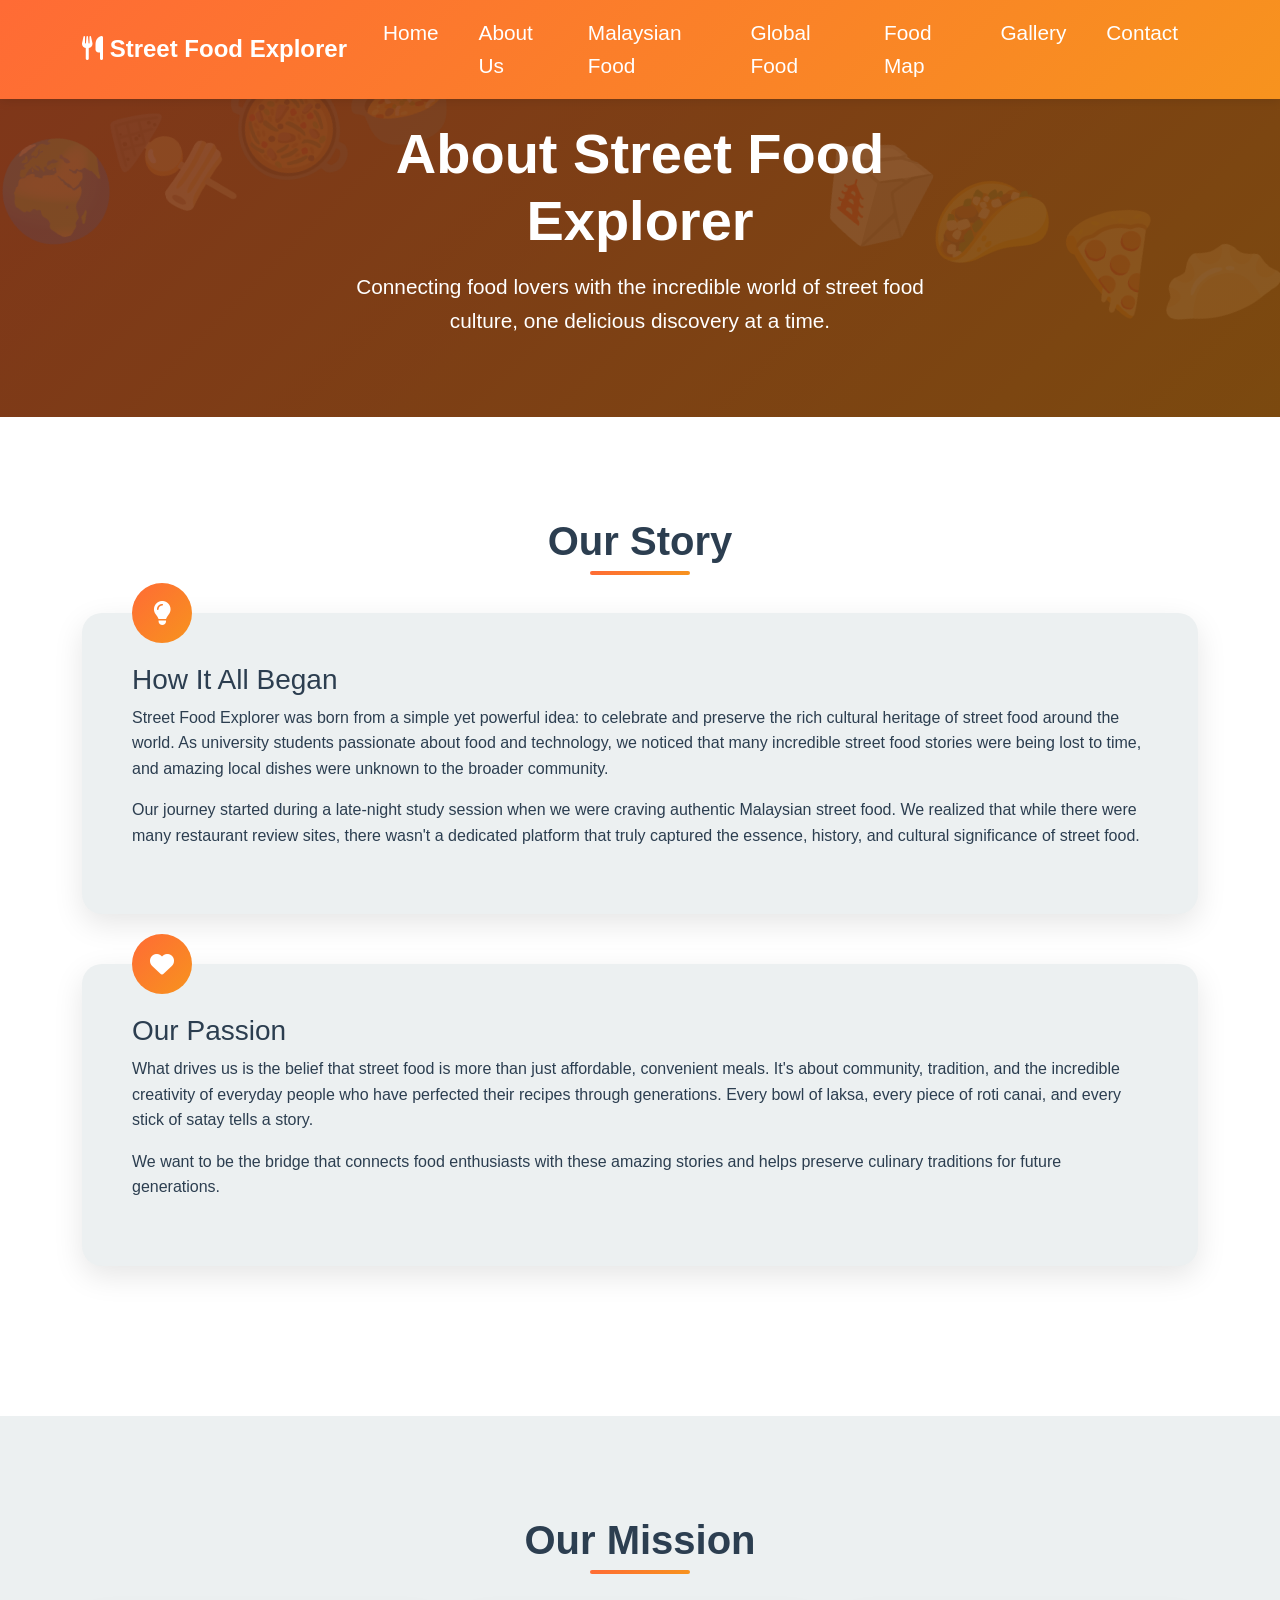
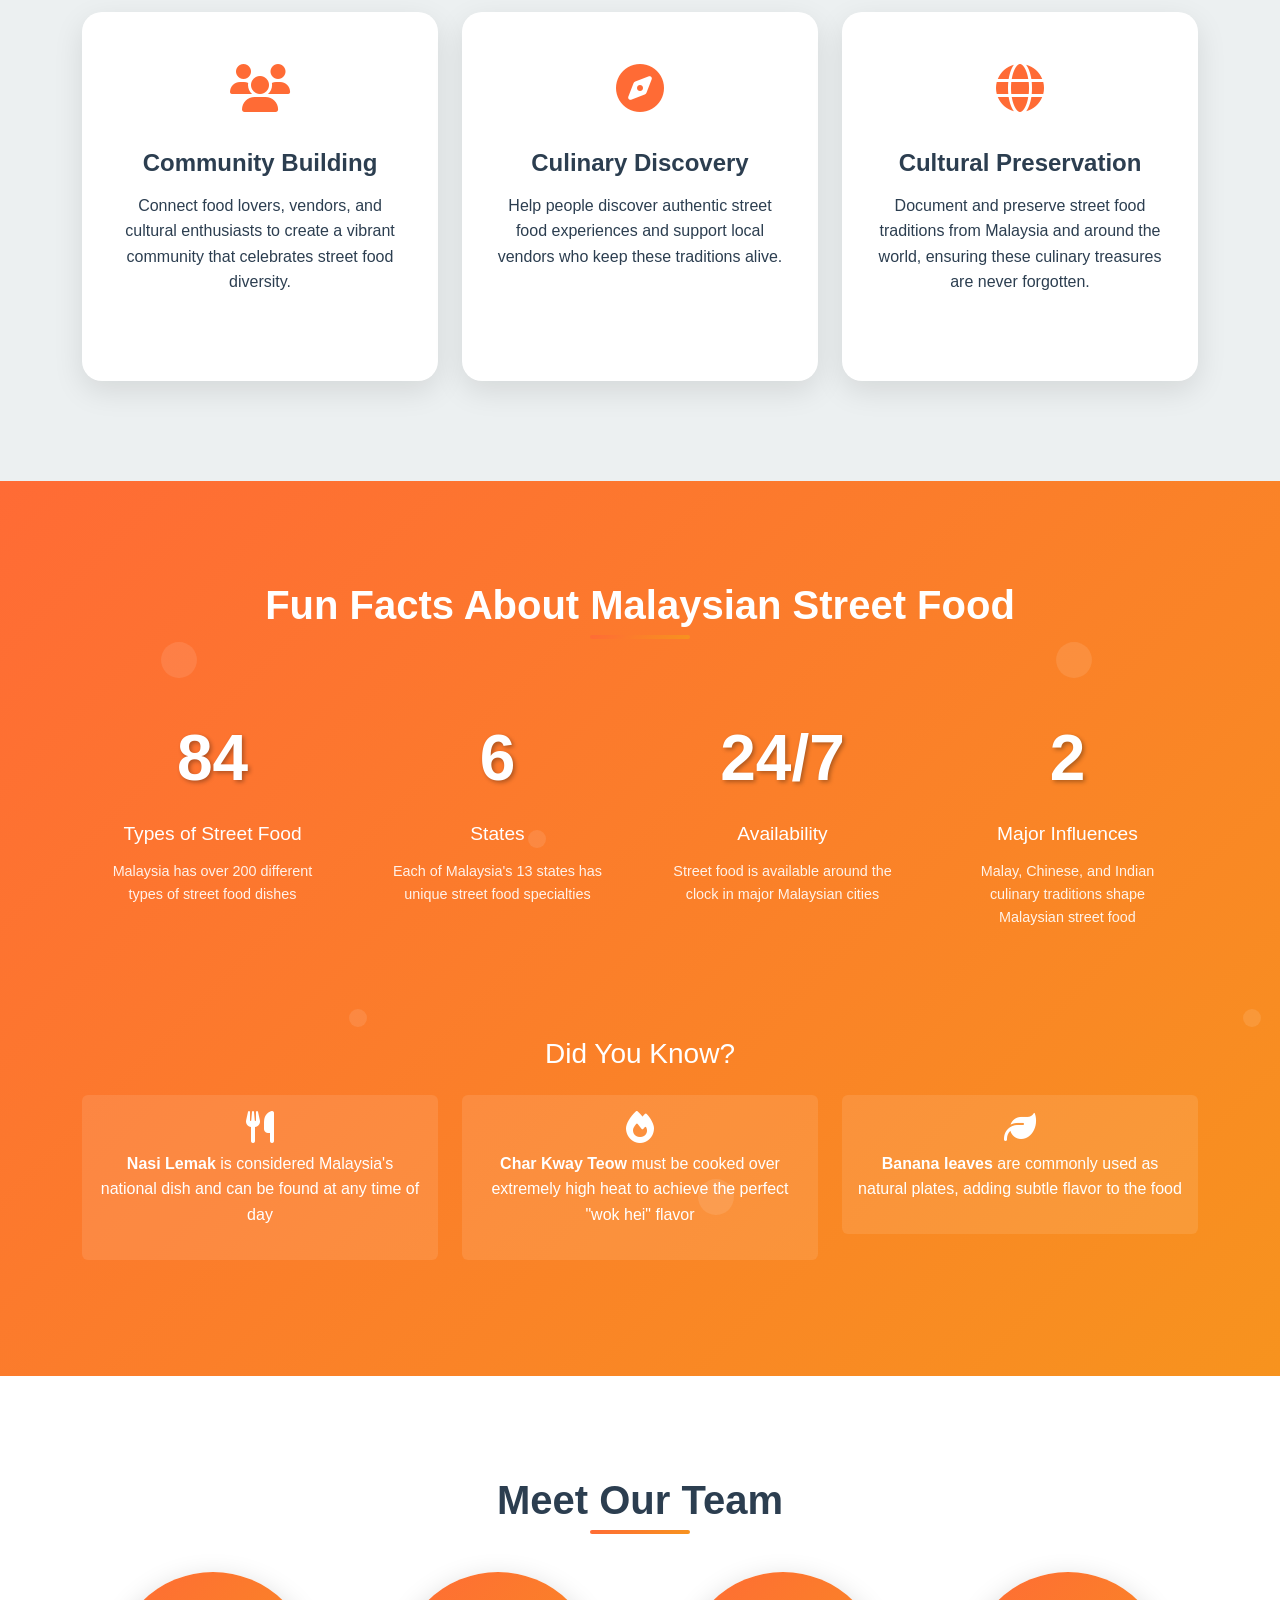
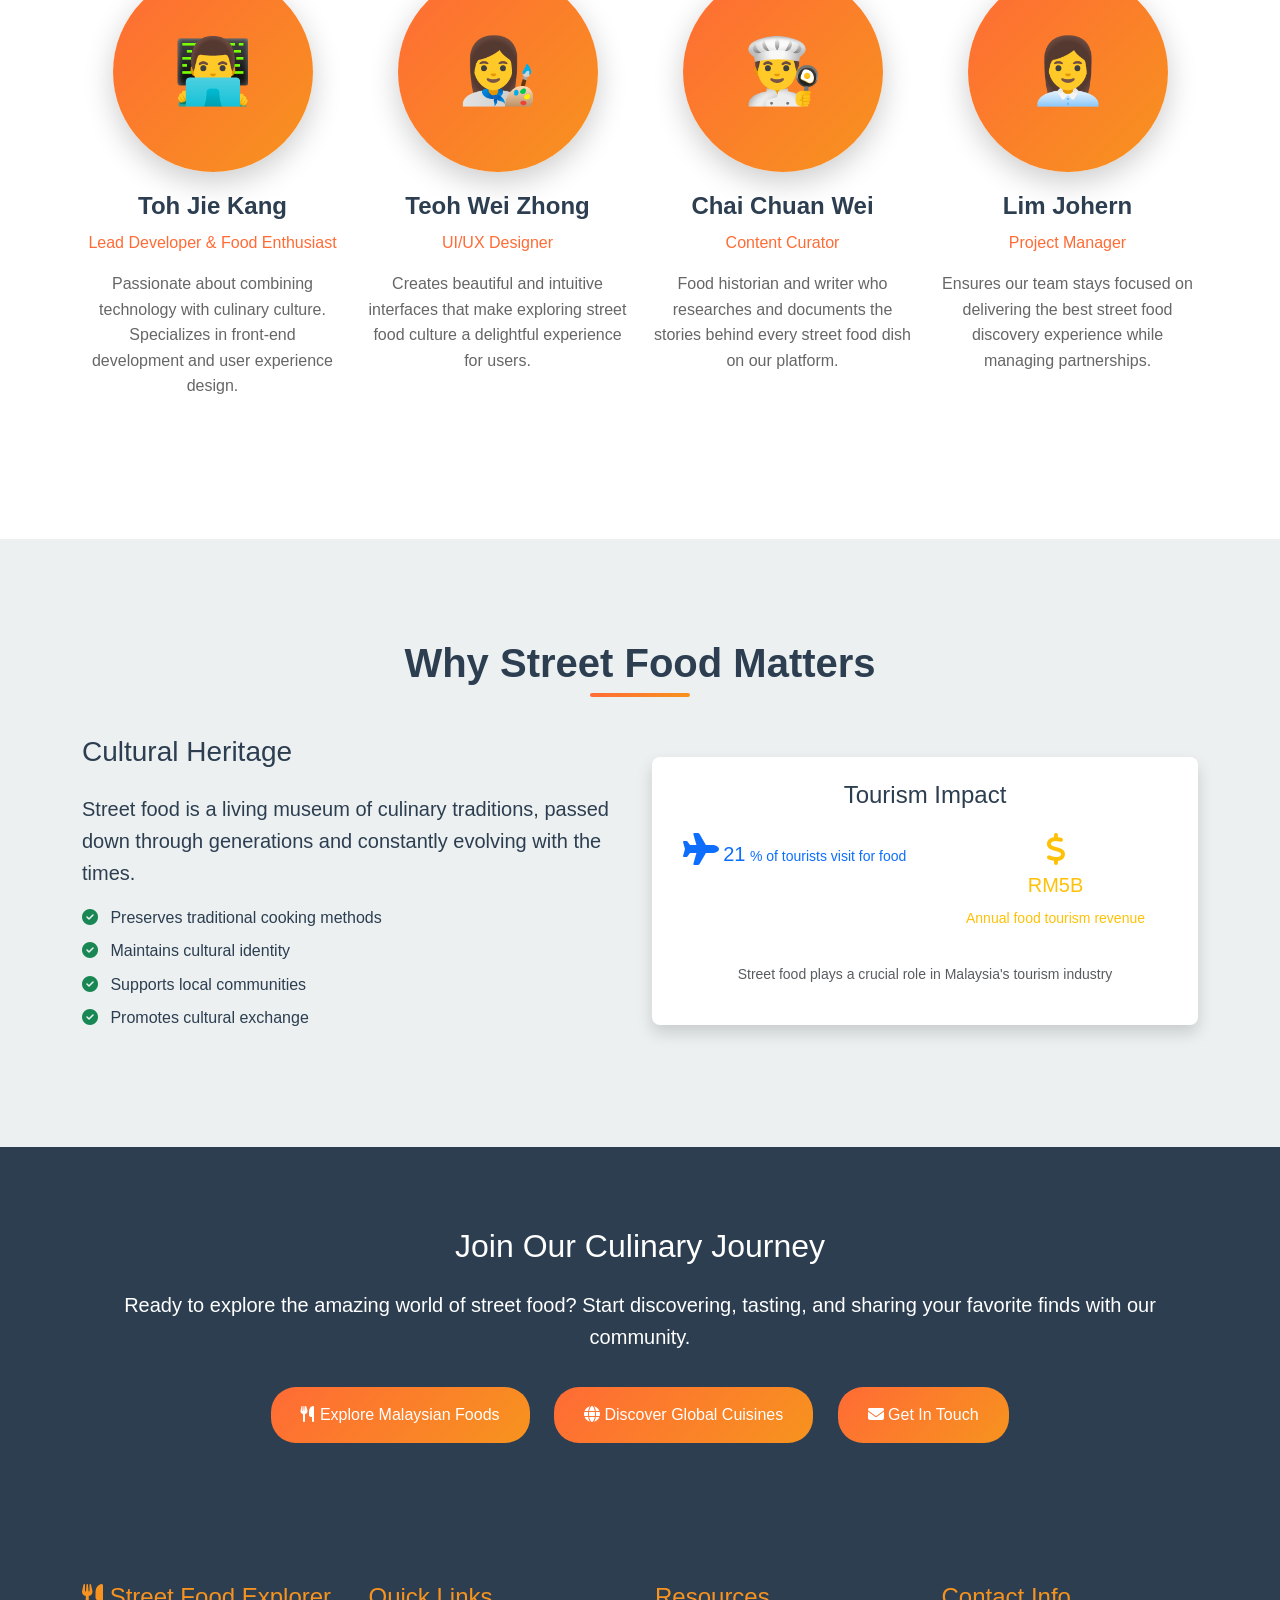
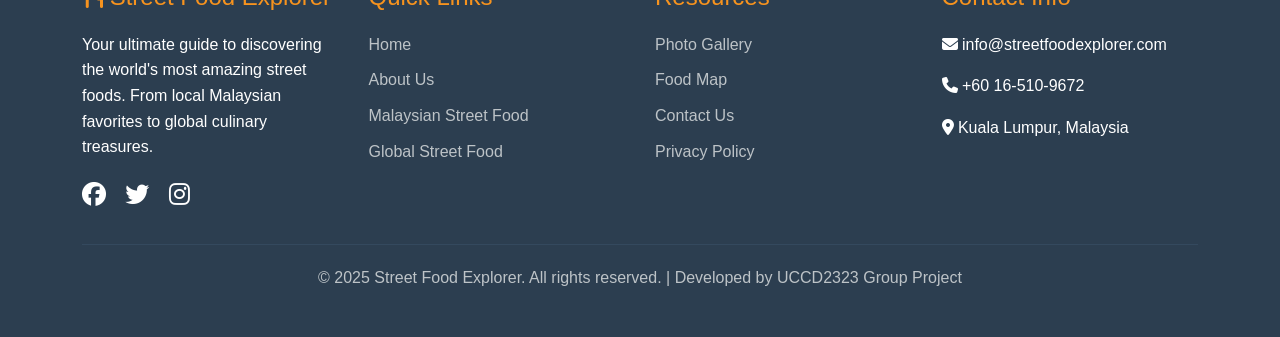
<file: about.html>
<!DOCTYPE html>
<html lang="en">

<head>
    <meta charset="UTF-8">
    <meta name="viewport" content="width=device-width, initial-scale=1.0">
    <title>About Us - Street Food Explorer</title>
    <link href="https://cdnjs.cloudflare.com/ajax/libs/bootstrap/5.3.0/css/bootstrap.min.css" rel="stylesheet">
    <link href="https://cdnjs.cloudflare.com/ajax/libs/font-awesome/6.4.0/css/all.min.css" rel="stylesheet">
    <link href="https://cdnjs.cloudflare.com/ajax/libs/animate.css/4.1.1/animate.min.css" rel="stylesheet">
    <link rel="stylesheet" type="text/css" href="style.css">
    <style>

        /* Hero Section */
        .about-hero {
            background: linear-gradient(rgba(0, 0, 0, 0.5), rgba(0, 0, 0, 0.5)),
                linear-gradient(135deg, var(--primary-color), var(--secondary-color));
            color: white;
            padding: 120px 0 80px;
            text-align: center;
            position: relative;
            overflow: hidden;
        }

        .about-hero::before {
            content: '🍜🌍🍢🥘🍲';
            position: absolute;
            top: 20%;
            left: -10%;
            font-size: 6rem;
            opacity: 0.1;
            transform: rotate(-15deg);
            animation: float 6s ease-in-out infinite;
        }

        .about-hero::after {
            content: '🥡🌮🍕🥟🧆';
            position: absolute;
            bottom: 20%;
            right: -10%;
            font-size: 6rem;
            opacity: 0.1;
            transform: rotate(15deg);
            animation: float 6s ease-in-out infinite reverse;
        }

        @keyframes float {

            0%,
            100% {
                transform: translateY(0) rotate(-15deg);
            }

            50% {
                transform: translateY(-20px) rotate(-15deg);
            }
        }

        .about-hero h1 {
            font-size: 3.5rem;
            font-weight: bold;
            margin-bottom: 1rem;
        }

        .about-hero p {
            font-size: 1.3rem;
            max-width: 600px;
            margin: 0 auto;
        }

        /* Page-specific fix: ensure the about hero spans the full viewport on small devices
           (keeps the rest of the site's styles untouched) */
        .about-hero {
            box-sizing: border-box;
            /* make it full-bleed even if placed inside a constrained container */
            width: 100vw;
            margin-left: calc(50% - 50vw);
            margin-right: calc(50% - 50vw);
            left: 0;
            right: 0;
        }

        .about-hero .hero-content {
            max-width: 600px;
            margin: 0 auto;
            padding: 0 15px; /* small horizontal padding for phones */
            position: relative;
            z-index: 2;
        }

        /* Story Section */
        .story-section {
            padding: 100px 0;
            background: white;
        }

        .story-content {
            background: var(--light-color);
            border-radius: 20px;
            padding: 50px;
            margin-bottom: 50px;
            position: relative;
            box-shadow: 0 10px 30px rgba(0, 0, 0, 0.1);
        }

        .story-icon {
            position: absolute;
            top: -30px;
            left: 50px;
            background: linear-gradient(135deg, var(--primary-color), var(--secondary-color));
            width: 60px;
            height: 60px;
            border-radius: 50%;
            display: flex;
            align-items: center;
            justify-content: center;
            color: white;
            font-size: 1.5rem;
        }

        .section-title {
            text-align: center;
            margin-bottom: 3rem;
            font-size: 2.5rem;
            font-weight: bold;
            color: var(--dark-color);
            position: relative;
        }

        .section-title::after {
            content: '';
            position: absolute;
            bottom: -10px;
            left: 50%;
            transform: translateX(-50%);
            width: 100px;
            height: 4px;
            background: linear-gradient(135deg, var(--primary-color), var(--secondary-color));
            border-radius: 2px;
        }

        /* Mission Section */
        .mission-section {
            padding: 100px 0;
            background: var(--light-color);
        }

        .mission-card {
            background: white;
            border-radius: 20px;
            padding: 40px 30px;
            text-align: center;
            box-shadow: 0 10px 30px rgba(0, 0, 0, 0.1);
            transition: all 0.3s ease;
            height: 100%;
            margin-bottom: 30px;
        }

        .mission-card:hover {
            transform: translateY(-10px);
            box-shadow: 0 20px 40px rgba(0, 0, 0, 0.15);
        }

        .mission-icon {
            font-size: 3rem;
            color: var(--primary-color);
            margin-bottom: 20px;
        }

        .mission-title {
            font-size: 1.5rem;
            font-weight: bold;
            margin-bottom: 15px;
            color: var(--dark-color);
        }

        /* Fun Facts Section */
        .fun-facts {
            padding: 100px 0;
            background: linear-gradient(135deg, var(--primary-color), var(--secondary-color));
            color: white;
            position: relative;
            overflow: hidden;
        }

        .fun-facts::before {
            content: '';
            position: absolute;
            top: 0;
            left: 0;
            right: 0;
            bottom: 0;
            background: url('data:image/svg+xml,<svg xmlns="http://www.w3.org/2000/svg" viewBox="0 0 100 100"><circle fill="rgba(255,255,255,0.1)" cx="20" cy="20" r="2"/><circle fill="rgba(255,255,255,0.1)" cx="80" cy="80" r="2"/><circle fill="rgba(255,255,255,0.1)" cx="40" cy="60" r="1"/><circle fill="rgba(255,255,255,0.1)" cx="60" cy="40" r="1"/></svg>') repeat;
            animation: backgroundMove 20s linear infinite;
        }

        @keyframes backgroundMove {
            0% {
                transform: translate(0, 0);
            }

            100% {
                transform: translate(100px, 100px);
            }
        }

        .fact-card {
            text-align: center;
            padding: 30px 20px;
            margin-bottom: 30px;
            position: relative;
            z-index: 2;
        }

        .fact-number {
            font-size: 4rem;
            font-weight: bold;
            display: block;
            margin-bottom: 10px;
            text-shadow: 2px 2px 4px rgba(0, 0, 0, 0.3);
        }

        .fact-label {
            font-size: 1.2rem;
            font-weight: 500;
        }

        .fact-description {
            font-size: 0.9rem;
            opacity: 0.9;
            margin-top: 10px;
        }

        /* Team Section */
        .team-section {
            padding: 100px 0;
            background: white;
        }

        .team-member {
            text-align: center;
            margin-bottom: 40px;
        }

        .team-avatar {
            width: 200px;
            height: 200px;
            border-radius: 50%;
            background: linear-gradient(135deg, var(--primary-color), var(--secondary-color));
            margin: 0 auto 20px;
            display: flex;
            align-items: center;
            justify-content: center;
            font-size: 4rem;
            color: white;
            box-shadow: 0 10px 30px rgba(0, 0, 0, 0.2);
            transition: all 0.3s ease;
        }

        .team-member:hover .team-avatar {
            transform: scale(1.1);
        }

        .team-name {
            font-size: 1.5rem;
            font-weight: bold;
            margin-bottom: 10px;
            color: var(--dark-color);
        }

        .team-role {
            color: var(--primary-color);
            font-weight: 500;
            margin-bottom: 15px;
        }

        .team-description {
            color: #666;
            max-width: 300px;
            margin: 0 auto;
        }

        /* Call to Action */
        .cta-section {
            padding: 80px 0;
            background: var(--dark-color);
            color: white;
            text-align: center;
        }

        .btn-custom {
            background: linear-gradient(135deg, var(--primary-color), var(--secondary-color));
            border: none;
            color: white;
            padding: 15px 30px;
            border-radius: 25px;
            text-decoration: none;
            transition: all 0.3s ease;
            display: inline-block;
            font-weight: 500;
            margin: 10px;
        }

        .btn-custom:hover {
            color: white;
            transform: translateY(-3px);
            box-shadow: 0 10px 20px rgba(255, 107, 53, 0.4);
        }

        /* Footer - Same as index.html */
        .footer {
            background: var(--dark-color);
            color: white;
            padding: 50px 0 30px;
        }

        .footer-content {
            display: grid;
            grid-template-columns: repeat(auto-fit, minmax(250px, 1fr));
            gap: 30px;
            margin-bottom: 30px;
        }

        .footer-section h4 {
            margin-bottom: 20px;
            color: var(--secondary-color);
        }

        .footer-section ul {
            list-style: none;
            padding: 0;
        }

        .footer-section ul li {
            margin-bottom: 10px;
        }

        .footer-section ul li a {
            color: #bdc3c7;
            text-decoration: none;
            transition: color 0.3s ease;
        }

        .footer-section ul li a:hover {
            color: var(--secondary-color);
        }

        .social-links a {
            color: white;
            font-size: 1.5rem;
            margin-right: 15px;
            transition: all 0.3s ease;
            text-decoration: none;
        }

        .social-links a:hover {
            color: var(--secondary-color);
            transform: translateY(-2px);
        }

        .footer-bottom {
            border-top: 1px solid #34495e;
            padding-top: 20px;
            text-align: center;
            color: #bdc3c7;
        }

        /* Counter Animation */
        .counter {
            display: inline-block;
        }

        /* Responsive Design */
        @media (max-width: 768px) {
            .about-hero h1 {
                font-size: 2.5rem;
            }

            .story-content {
                padding: 30px 20px;
            }

            .section-title {
                font-size: 2rem;
            }

            .team-avatar {
                width: 150px;
                height: 150px;
                font-size: 3rem;
            }
        }
        /* Fix Bootstrap toggler icon visibility */
        .navbar-toggler {
            border-color: rgba(255, 255, 255, 0.8); /* white border */
        }

        .navbar-toggler-icon {
        background-image: url("data:image/svg+xml;charset=utf8,%3Csvg viewBox='0 0 30 30' xmlns='http://www.w3.org/2000/svg'%3E%3Cpath stroke='rgba(255,255,255,1)' stroke-width='2' stroke-linecap='round' stroke-miterlimit='10' d='M4 7h22M4 15h22M4 23h22'/%3E%3C/svg%3E");
        }


    </style>
</head>

<body>
    <!-- Navigation -->
    <nav class="navbar navbar-expand-lg navbar-dark fixed-top">
        <div class="container">
            <a class="navbar-brand" href="index.html">
                <i class="fas fa-utensils"></i> Street Food Explorer
            </a>
            <button class="navbar-toggler" type="button" data-bs-toggle="collapse" data-bs-target="#navbarNav">
                <span class="navbar-toggler-icon"></span>
            </button>
            <div class="collapse navbar-collapse" id="navbarNav">
                <ul class="navbar-nav ms-auto">
                    <li class="nav-item">
                        <a class="nav-link" href="index.html">Home</a>
                    </li>
                    <li class="nav-item">
                        <a class="nav-link active" href="about.html">About Us</a>
                    </li>
                    <li class="nav-item">
                        <a class="nav-link" href="malaysia.html">Malaysian Food</a>
                    </li>
                    <li class="nav-item">
                        <a class="nav-link" href="global.html">Global Food</a>
                    </li>
                    <li class="nav-item">
                        <a class="nav-link" href="map.html">Food Map</a>
                    </li>
                    <li class="nav-item">
                        <a class="nav-link" href="gallery.html">Gallery</a>
                    </li>
                    <li class="nav-item">
                        <a class="nav-link" href="contact.html">Contact</a>
                    </li>
                </ul>
            </div>
        </div>
    </nav>

    <!-- Hero Section -->
    <section class="about-hero text-center">
        <div class="hero-content animate__animated animate__fadeInDown">
            <h1>About Street Food Explorer</h1>
            <p class="lead">Connecting food lovers with the incredible world of street food culture, one delicious
                discovery at a time.</p>
        </div>
    </section>


    <!-- Story Section -->
    <section class="story-section">
        <div class="container">
            <h2 class="section-title animate__animated animate__fadeInUp">Our Story</h2>

            <div class="story-content animate__animated animate__fadeInLeft">
                <div class="story-icon">
                    <i class="fas fa-lightbulb"></i>
                </div>
                <h3>How It All Began</h3>
                <p>Street Food Explorer was born from a simple yet powerful idea: to celebrate and preserve the rich
                    cultural heritage of street food around the world. As university students passionate about food and
                    technology, we noticed that many incredible street food stories were being lost to time, and amazing
                    local dishes were unknown to the broader community.</p>
                <p>Our journey started during a late-night study session when we were craving authentic Malaysian street
                    food. We realized that while there were many restaurant review sites, there wasn't a dedicated
                    platform that truly captured the essence, history, and cultural significance of street food.</p>
            </div>

            <div class="story-content animate__animated animate__fadeInRight">
                <div class="story-icon">
                    <i class="fas fa-heart"></i>
                </div>
                <h3>Our Passion</h3>
                <p>What drives us is the belief that street food is more than just affordable, convenient meals. It's
                    about community, tradition, and the incredible creativity of everyday people who have perfected
                    their recipes through generations. Every bowl of laksa, every piece of roti canai, and every stick
                    of satay tells a story.</p>
                <p>We want to be the bridge that connects food enthusiasts with these amazing stories and helps preserve
                    culinary traditions for future generations.</p>
            </div>
        </div>
    </section>

    <!-- Mission Section -->
    <section class="mission-section">
        <div class="container">
            <h2 class="section-title">Our Mission</h2>
            <div class="row">
                <div class="col-md-4">
                    <div class="mission-card animate__animated animate__fadeInUp" style="animation-delay: 0.2s;">
                        <div class="mission-icon">
                            <i class="fas fa-users"></i>
                        </div>
                        <h4 class="mission-title">Community Building</h4>
                        <p>Connect food lovers, vendors, and cultural enthusiasts to create a vibrant community that
                            celebrates street food diversity.</p>
                    </div>
                </div>
                <div class="col-md-4">
                    <div class="mission-card animate__animated animate__fadeInUp" style="animation-delay: 0.4s;">
                        <div class="mission-icon">
                            <i class="fas fa-compass"></i>
                        </div>
                        <h4 class="mission-title">Culinary Discovery</h4>
                        <p>Help people discover authentic street food experiences and support local vendors who keep
                            these traditions alive.</p>
                    </div>
                </div>
                <div class="col-md-4">
                    <div class="mission-card animate__animated animate__fadeInUp" style="animation-delay: 0.6s;">
                        <div class="mission-icon">
                            <i class="fas fa-globe"></i>
                        </div>
                        <h4 class="mission-title">Cultural Preservation</h4>
                        <p>Document and preserve street food traditions from Malaysia and around the world, ensuring these
                            culinary treasures are never forgotten.</p>
                    </div>
                </div>
            </div>
        </div>
    </section>

    <!-- Fun Facts Section -->
    <section class="fun-facts">
        <div class="container">
            <h2 class="section-title text-white">Fun Facts About Malaysian Street Food</h2>
            <div class="row">
                <div class="col-md-3">
                    <div class="fact-card animate__animated animate__fadeInUp">
                        <span class="fact-number counter" data-target="200">0</span>
                        <div class="fact-label">Types of Street Food</div>
                        <div class="fact-description">Malaysia has over 200 different types of street food dishes</div>
                    </div>
                </div>
                <div class="col-md-3">
                    <div class="fact-card animate__animated animate__fadeInUp" style="animation-delay: 0.2s;">
                        <span class="fact-number counter" data-target="13">0</span>
                        <div class="fact-label">States</div>
                        <div class="fact-description">Each of Malaysia's 13 states has unique street food specialties
                        </div>
                    </div>
                </div>
                <div class="col-md-3">
                    <div class="fact-card animate__animated animate__fadeInUp" style="animation-delay: 0.4s;">
                        <span class="fact-number">24/7</span>
                        <div class="fact-label">Availability</div>
                        <div class="fact-description">Street food is available around the clock in major Malaysian
                            cities</div>
                    </div>
                </div>
                <div class="col-md-3">
                    <div class="fact-card animate__animated animate__fadeInUp" style="animation-delay: 0.6s;">
                        <span class="fact-number counter" data-target="3">0</span>
                        <div class="fact-label">Major Influences</div>
                        <div class="fact-description">Malay, Chinese, and Indian culinary traditions shape Malaysian
                            street food</div>
                    </div>
                </div>
            </div>

            <div class="row mt-5">
                <div class="col-md-12 text-center">
                    <h3 class="mb-4">Did You Know?</h3>
                    <div class="row">
                        <div class="col-md-4 mb-3">
                            <div class="bg-white bg-opacity-10 p-3 rounded">
                                <i class="fas fa-utensils fa-2x mb-2"></i>
                                <p><strong>Nasi Lemak</strong> is considered Malaysia's national dish and can be found
                                    at any time of day</p>
                            </div>
                        </div>
                        <div class="col-md-4 mb-3">
                            <div class="bg-white bg-opacity-10 p-3 rounded">
                                <i class="fas fa-fire fa-2x mb-2"></i>
                                <p><strong>Char Kway Teow</strong> must be cooked over extremely high heat to achieve
                                    the perfect "wok hei" flavor</p>
                            </div>
                        </div>
                        <div class="col-md-4 mb-3">
                            <div class="bg-white bg-opacity-10 p-3 rounded">
                                <i class="fas fa-leaf fa-2x mb-2"></i>
                                <p><strong>Banana leaves</strong> are commonly used as natural plates, adding subtle
                                    flavor to the food</p>
                            </div>
                        </div>
                    </div>
                </div>
            </div>
        </div>
    </section>

    <!-- Team Section -->
    <section class="team-section">
        <div class="container">
            <h2 class="section-title">Meet Our Team</h2>
            <div class="row">
                <div class="col-md-3">
                    <div class="team-member animate__animated animate__fadeInUp">
                        <div class="team-avatar">👨‍💻</div>
                        <h4 class="team-name">Toh Jie Kang</h4>
                        <div class="team-role">Lead Developer & Food Enthusiast</div>
                        <p class="team-description">Passionate about combining technology with culinary culture.
                            Specializes in front-end development and user experience design.</p>
                    </div>
                </div>
                <div class="col-md-3">
                    <div class="team-member animate__animated animate__fadeInUp" style="animation-delay: 0.2s;">
                        <div class="team-avatar">👩‍🎨</div>
                        <h4 class="team-name">Teoh Wei Zhong</h4>
                        <div class="team-role">UI/UX Designer</div>
                        <p class="team-description">Creates beautiful and intuitive interfaces that make exploring
                            street food culture a delightful experience for users.</p>
                    </div>
                </div>
                <div class="col-md-3">
                    <div class="team-member animate__animated animate__fadeInUp" style="animation-delay: 0.4s;">
                        <div class="team-avatar">👨‍🍳</div>
                        <h4 class="team-name">Chai Chuan Wei</h4>
                        <div class="team-role">Content Curator</div>
                        <p class="team-description">Food historian and writer who researches and documents the stories
                            behind every street food dish on our platform.</p>
                    </div>
                </div>
                <div class="col-md-3">
                    <div class="team-member animate__animated animate__fadeInUp" style="animation-delay: 0.6s;">
                        <div class="team-avatar">👩‍💼</div>
                        <h4 class="team-name">Lim Johern</h4>
                        <div class="team-role">Project Manager</div>
                        <p class="team-description">Ensures our team stays focused on delivering the best street food
                            discovery experience while managing partnerships.</p>
                    </div>
                </div>
            </div>
        </div>
    </section>


    <!-- Why Street Food Matters Section -->
    <section style="padding: 100px 0; background: var(--light-color);">
        <div class="container">
            <h2 class="section-title">Why Street Food Matters</h2>
            <div class="row align-items-center">
                <div class="col-md-6">
                    <div class="animate__animated animate__fadeInLeft">
                        <h3 class="mb-4">Cultural Heritage</h3>
                        <p class="lead">Street food is a living museum of culinary traditions, passed down through
                            generations and constantly evolving with the times.</p>
                        <ul class="list-unstyled">
                            <li class="mb-2"><i class="fas fa-check-circle text-success me-2"></i> Preserves traditional
                                cooking methods</li>
                            <li class="mb-2"><i class="fas fa-check-circle text-success me-2"></i> Maintains cultural
                                identity</li>
                            <li class="mb-2"><i class="fas fa-check-circle text-success me-2"></i> Supports local
                                communities</li>
                            <li class="mb-2"><i class="fas fa-check-circle text-success me-2"></i> Promotes cultural
                                exchange</li>
                        </ul>
                    </div>
                </div>
                <div class="col-md-6">
                    <div class="animate__animated animate__fadeInRight">
                        <div class="bg-white p-4 rounded-3 shadow">
                            <h4 class="text-center mb-4">Tourism Impact</h4>
                            <div class="row text-center">
                                <div class="col-6 mb-3">
                                    <div class="text-primary">
                                        <i class="fas fa-plane fa-2x mb-2"></i>
                                        <h5 class="counter" data-target="68">0</h5>
                                        <small>% of tourists visit for food</small>
                                    </div>
                                </div>
                                <div class="col-6 mb-3">
                                    <div class="text-warning">
                                        <i class="fas fa-dollar-sign fa-2x mb-2"></i>
                                        <h5>RM<span class="counter" data-target="15">0</span>B</h5>
                                        <small>Annual food tourism revenue</small>
                                    </div>
                                </div>
                            </div>
                            <p class="text-center small text-muted mt-3">Street food plays a crucial role in Malaysia's
                                tourism industry</p>
                        </div>
                    </div>
                </div>
            </div>
        </div>
    </section>

    <!-- Call to Action -->
    <section class="cta-section">
        <div class="container">
            <div class="animate__animated animate__fadeInUp">
                <h2 class="mb-4">Join Our Culinary Journey</h2>
                <p class="lead mb-4">Ready to explore the amazing world of street food? Start discovering, tasting, and
                    sharing your favorite finds with our community.</p>
                <div class="mt-4">
                    <a href="malaysia.html" class="btn-custom">
                        <i class="fas fa-utensils"></i> Explore Malaysian Foods
                    </a>
                    <a href="global.html" class="btn-custom">
                        <i class="fas fa-globe"></i> Discover Global Cuisines
                    </a>
                    <a href="contact.html" class="btn-custom">
                        <i class="fas fa-envelope"></i> Get In Touch
                    </a>
                </div>
            </div>
        </div>
    </section>

    <!-- Footer -->
    <footer class="footer">
        <div class="container">
            <div class="footer-content">
                <div class="footer-section">
                    <h4><i class="fas fa-utensils"></i> Street Food Explorer</h4>
                    <p>Your ultimate guide to discovering the world's most amazing street foods. From local Malaysian
                        favorites to global culinary treasures.</p>
                    <div class="social-links mt-3">
                        <a href="https://web.facebook.com/StreetFoodExplorer9672/" title="Facebook"><i class="fab fa-facebook"></i></a>
                        <a href="https://x.com/Street_Food9672" title="Twitter"><i class="fab fa-twitter"></i></a>
                        <a href="https://www.instagram.com/street_food_explorer9672/" title="Instagram"><i class="fab fa-instagram"></i></a>
                    </div>
                </div>
                <div class="footer-section">
                    <h4>Quick Links</h4>
                    <ul>
                        <li><a href="index.html">Home</a></li>
                        <li><a href="about.html">About Us</a></li>
                        <li><a href="malaysia.html">Malaysian Street Food</a></li>
                        <li><a href="global.html">Global Street Food</a></li>
                    </ul>
                </div>
                <div class="footer-section">
                    <h4>Resources</h4>
                    <ul>
                        <li><a href="gallery.html">Photo Gallery</a></li>
                        <li><a href="map.html">Food Map</a></li>
                        <li><a href="contact.html">Contact Us</a></li>
                        <li><a href="#" onclick="showPrivacyPolicy()">Privacy Policy</a></li>
                    </ul>
                </div>
                <div class="footer-section">
                    <h4>Contact Info</h4>
                    <p><i class="fas fa-envelope"></i> info@streetfoodexplorer.com</p>
                    <p><i class="fas fa-phone"></i> +60 16-510-9672</p>
                    <p><i class="fas fa-map-marker-alt"></i> Kuala Lumpur, Malaysia</p>
                </div>
            </div>
            <div class="footer-bottom">
                <p>&copy; 2025 Street Food Explorer. All rights reserved. | Developed by UCCD2323 Group Project</p>
            </div>
        </div>
    </footer>

    <script src="https://cdnjs.cloudflare.com/ajax/libs/bootstrap/5.3.0/js/bootstrap.bundle.min.js"></script>
    <script src="https://cdnjs.cloudflare.com/ajax/libs/jquery/3.7.0/jquery.min.js"></script>
    <script>
        // Initialize page
        $(document).ready(function () {
            initializeAboutPage();
            updatePageTracking();
            startCounterAnimations();
        });

        function initializeAboutPage() {
            // Store page visit in session storage
            const sessionData = JSON.parse(sessionStorage.getItem('streetFood_session') || '{}');
            if (!sessionData.pageViews) sessionData.pageViews = [];

            sessionData.pageViews.push({
                page: 'about',
                timestamp: new Date().toISOString()
            });

            sessionStorage.setItem('streetFood_session', JSON.stringify(sessionData));
            console.log('About page initialized');
        }

        function updatePageTracking() {
            // Update user preferences for visited pages
            const preferences = JSON.parse(localStorage.getItem('streetFood_preferences') || '{}');
            if (!preferences.visitedPages) preferences.visitedPages = [];

            if (!preferences.visitedPages.includes('about')) {
                preferences.visitedPages.push('about');
                localStorage.setItem('streetFood_preferences', JSON.stringify(preferences));
            }
        }

        // Counter Animation
        function startCounterAnimations() {
            const counters = document.querySelectorAll('.counter');
            const observer = new IntersectionObserver((entries) => {
                entries.forEach(entry => {
                    if (entry.isIntersecting) {
                        animateCounter(entry.target);
                        observer.unobserve(entry.target);
                    }
                });
            });

            counters.forEach(counter => {
                observer.observe(counter);
            });
        }

        function animateCounter(element) {
            const target = parseInt(element.getAttribute('data-target'));
            const increment = target / 50;
            let current = 0;

            const timer = setInterval(() => {
                current += increment;
                if (current >= target) {
                    element.textContent = target;
                    clearInterval(timer);
                } else {
                    element.textContent = Math.ceil(current);
                }
            }, 40);
        }

        // Privacy policy function
        function showPrivacyPolicy() {
            const modal = `
                <div class="modal fade" id="privacyModal" tabindex="-1">
                    <div class="modal-dialog modal-lg">
                        <div class="modal-content">
                            <div class="modal-header bg-primary text-white">
                                <h5 class="modal-title">Privacy Policy</h5>
                                <button type="button" class="btn-close btn-close-white" data-bs-dismiss="modal"></button>
                            </div>
                            <div class="modal-body">
                                <h6>Information We Collect</h6>
                                <p>We collect information to provide better services including search preferences, favorite foods, and usage patterns.</p>
                                <h6>How We Use Information</h6>
                                <p>Your information helps us personalize your experience and improve our services.</p>
                                <h6>Data Protection</h6>
                                <p>We implement security measures to protect your personal information.</p>
                            </div>
                        </div>
                    </div>
                </div>
            `;

            $('body').append(modal);
            $('#privacyModal').modal('show');
            $('#privacyModal').on('hidden.bs.modal', function () {
                $(this).remove();
            });
        }

        // Smooth scrolling for anchor links
        $('a[href^="#"]').on('click', function (e) {
            e.preventDefault();
            const target = $($(this).attr('href'));
            if (target.length) {
                $('html, body').animate({
                    scrollTop: target.offset().top - 100
                }, 800);
            }
        });

        // Animation on scroll
        const animateOnScroll = new IntersectionObserver((entries) => {
            entries.forEach(entry => {
                if (entry.isIntersecting) {
                    entry.target.classList.add('animate__animated', 'animate__fadeInUp');
                }
            });
        });

        document.querySelectorAll('.mission-card, .fact-card, .team-member').forEach(el => {
            animateOnScroll.observe(el);
        });

        console.log('🍜 About Us Page Loaded Successfully!');
        console.log('📊 Page tracking and analytics active');
        console.log('✨ Animations and counters ready');
    </script>
</body>

</html>
</file>
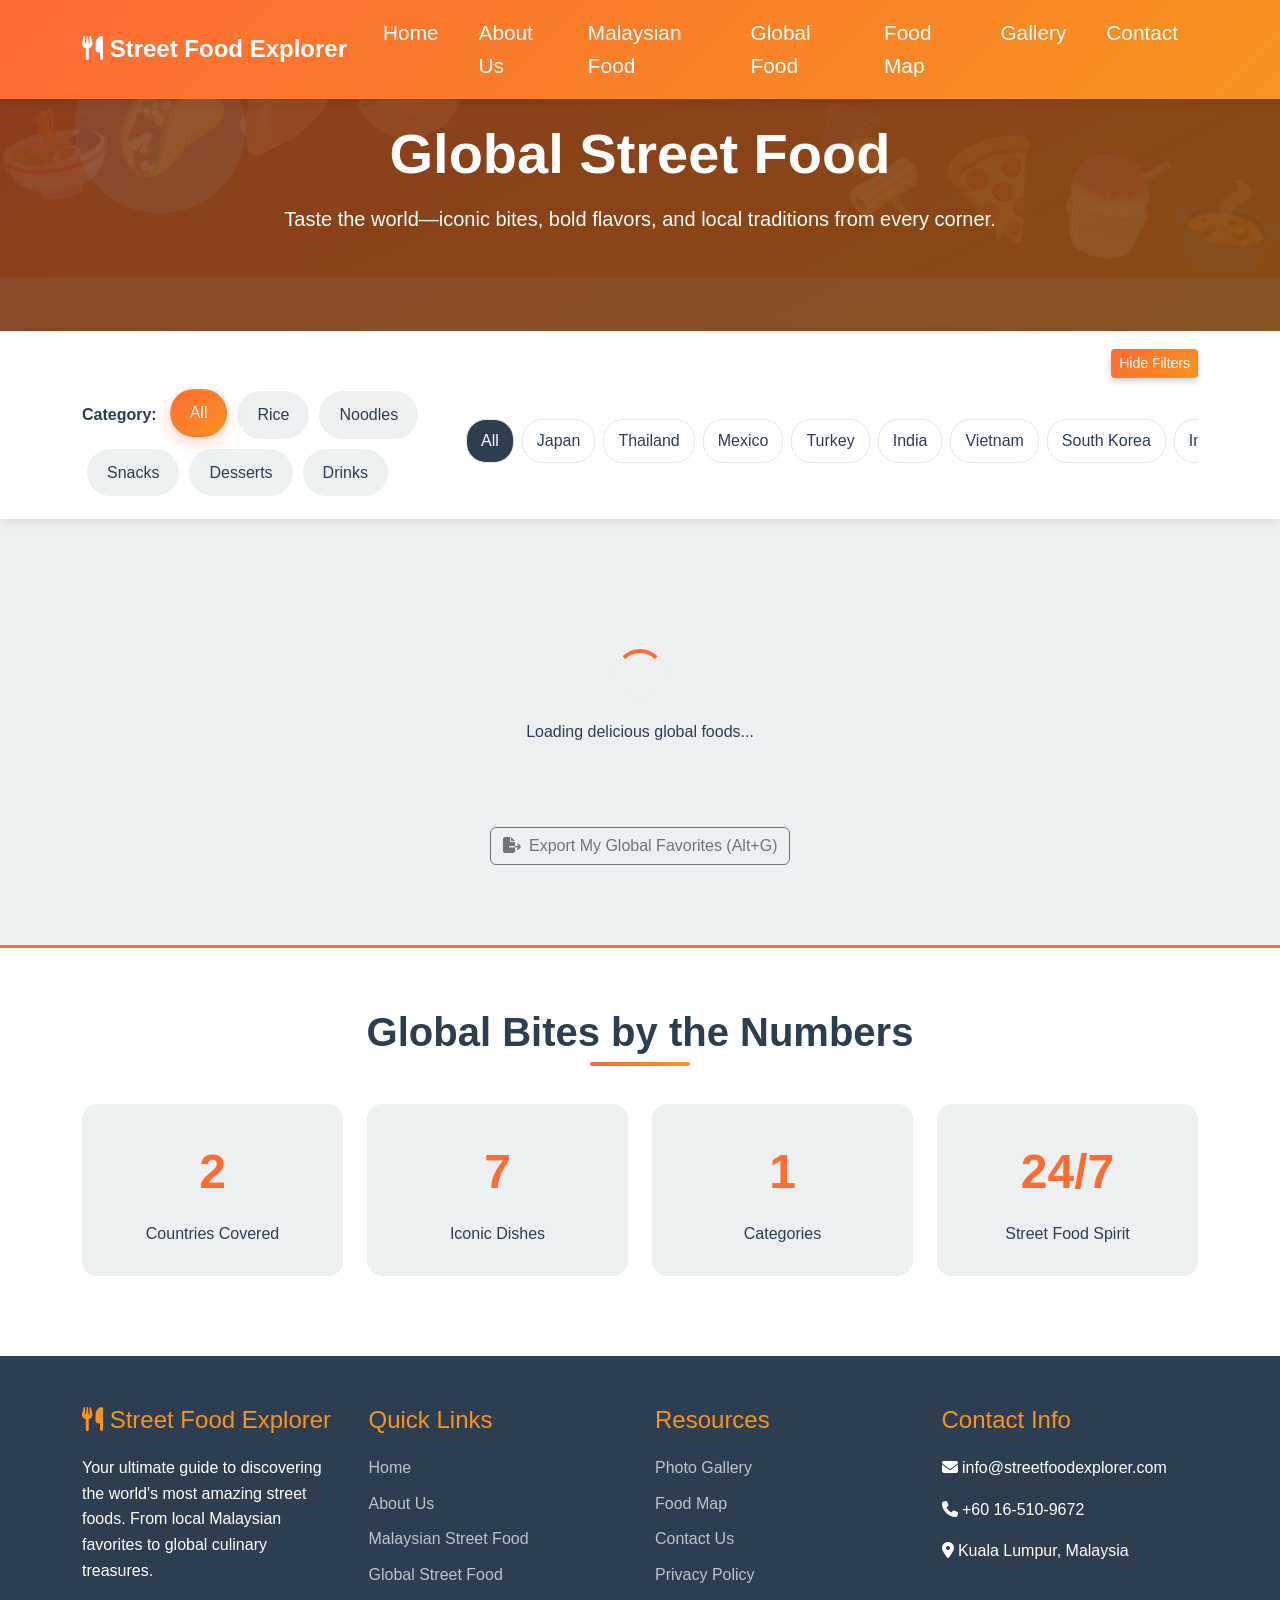
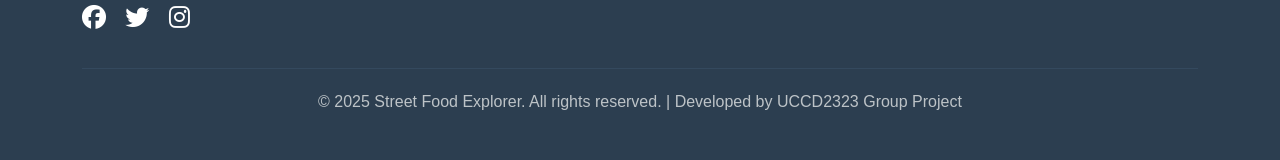
<file: global.html>
<!DOCTYPE html>
<html lang="en">

<head>
    <meta charset="UTF-8" />
    <meta name="viewport" content="width=device-width, initial-scale=1.0" />
    <title>Global Street Food - Street Food Explorer</title>
    <link href="https://cdn.jsdelivr.net/npm/bootstrap@5.3.2/dist/css/bootstrap.min.css" rel="stylesheet">
    <link href="https://cdnjs.cloudflare.com/ajax/libs/bootstrap/5.3.0/css/bootstrap.min.css" rel="stylesheet">
    <link href="https://cdnjs.cloudflare.com/ajax/libs/font-awesome/6.4.0/css/all.min.css" rel="stylesheet">
    <link href="https://cdnjs.cloudflare.com/ajax/libs/animate.css/4.1.1/animate.min.css" rel="stylesheet">
    <link rel="stylesheet" type="text/css" href="style.css">
    <style>

        /* Hero */
        .global-hero {
            background: linear-gradient(rgba(0, 0, 0, .45), rgba(0, 0, 0, .45)),
                url('data:image/svg+xml,<svg xmlns="http://www.w3.org/2000/svg" viewBox="0 0 1200 600"><defs><linearGradient id="g" x1="0" y1="0" x2="1" y2="1"><stop offset="0" stop-color="%23ff6b35"/><stop offset="1" stop-color="%23f7931e"/></linearGradient></defs><rect fill="url(%23g)" width="1200" height="600"/><g opacity="0.15"><circle cx="150" cy="120" r="80" fill="%23ffffff"/><circle cx="1000" cy="420" r="140" fill="%23ffffff"/><rect x="0" y="260" width="1200" height="80" fill="%23ffffff"/></g></svg>');
            background-size: cover;
            color: #fff;
            padding: 120px 0 80px;
            text-align: center;
            position: relative;
            overflow: hidden;
        }

        .global-hero::before {
            content: '🌍🍜🌮🥟🥙';
            position: absolute;
            top: 15%;
            left: -10%;
            font-size: 6rem;
            opacity: .08;
            transform: rotate(-10deg);
            animation: float 7s ease-in-out infinite;
        }

        .global-hero::after {
            content: '🍢🍕🍧🍲🥡';
            position: absolute;
            bottom: 15%;
            right: -10%;
            font-size: 6rem;
            opacity: .08;
            transform: rotate(10deg);
            animation: float 7s ease-in-out infinite reverse;
        }

        @keyframes float {

            0%,
            100% {
                transform: translateY(0) rotate(-10deg)
            }

            50% {
                transform: translateY(-18px) rotate(-10deg)
            }
        }

        .global-hero h1 {
            font-size: 3.5rem;
            font-weight: bold;
            margin-bottom: 1rem
        }

        /* Filters */
        .filter-section {
            background: #fff;
            padding: 18px 0;
            box-shadow: 0 2px 10px rgba(0, 0, 0, .1);
            position: sticky;
            top: 65px;
            z-index: 100
        }

        #toggleFiltersBtn {
            background: linear-gradient(135deg, #ff6b35, #f7931e);
            color: white;
            border: none;
            box-shadow: 0 3px 6px rgba(0,0,0,0.2);
            transition: 0.3s;
        }

        #toggleFiltersBtn:hover {
            opacity: 0.9;
        }

        .filter-btn {
            background: var(--light-color);
            border: 2px solid transparent;
            color: var(--dark-color);
            padding: 9px 18px;
            margin: 5px;
            border-radius: 25px;
            transition: .3s;
            cursor: pointer
        }

        .filter-btn:hover,
        .filter-btn.active {
            background: linear-gradient(135deg, var(--primary-color), var(--secondary-color));
            color: #fff;
            transform: translateY(-2px);
            box-shadow: 0 5px 15px rgba(255, 107, 53, .3)
        }

        .country-scroll {
            white-space: nowrap;
            overflow: auto;
            padding-bottom: 6px
        }

        .country-chip {
            display: inline-block;
            background: #fff;
            border: 1px solid #e5e7eb;
            padding: 8px 14px;
            margin: 4px;
            border-radius: 20px;
            cursor: pointer;
            transition: .2s
        }

        .country-chip.active,
        .country-chip:hover {
            background: var(--dark-color);
            color: #fff
        }

        /* Grid */
        .food-grid {
            padding: 80px 0;
            background: var(--light-color)
        }

        .food-item {
            background: #fff;
            border-radius: 20px;
            overflow: hidden;
            box-shadow: 0 10px 30px rgba(0, 0, 0, .1);
            transition: .3s;
            margin-bottom: 30px;
            position: relative
        }

        .food-item:hover {
            transform: translateY(-10px);
            box-shadow: 0 20px 40px rgba(0, 0, 0, .2)
        }

        .food-image {
            height: 250px;
            background: linear-gradient(135deg, var(--primary-color), var(--secondary-color));
            position: relative;
            overflow: hidden
        }

        .food-image img {
            width: 100%;
            height: 100%;
            object-fit: cover;
            display: block;
        }

        .modal-food-img {
            height: auto;
            width: 40%; 
            object-fit: contain;
            vertical-align: middle;
        }

        .food-badge {
            position: absolute;
            top: 15px;
            left: 15px;
            background: rgba(255, 255, 255, .92);
            color: var(--primary-color);
            padding: 5px 15px;
            border-radius: 15px;
            font-weight: bold;
            font-size: .8rem
        }

        .favorite-btn {
            position: absolute;
            top: 15px;
            right: 15px;
            background: rgba(255, 255, 255, .92);
            border: none;
            border-radius: 50%;
            width: 45px;
            height: 45px;
            display: flex;
            align-items: center;
            justify-content: center;
            cursor: pointer;
            transition: .3s
        }

        .favorite-btn:hover {
            background: #fff;
            transform: scale(1.1)
        }

        .food-content {
            padding: 25px
        }

        .food-title {
            font-size: 1.4rem;
            font-weight: bold;
            margin-bottom: 10px;
            color: var(--dark-color)
        }

        .food-description {
            color: #666;
            margin-bottom: 15px;
            line-height: 1.6
        }

        .food-meta {
            display: flex;
            justify-content: space-between;
            align-items: center;
            margin-bottom: 20px
        }

        .stars {
            color: var(--secondary-color);
            margin-right: 10px
        }

        .food-price {
            font-weight: bold;
            color: var(--accent-color)
        }

        .food-tags {
            margin-bottom: 15px
        }

        .food-tag {
            background: var(--light-color);
            color: var(--dark-color);
            padding: 3px 10px;
            border-radius: 12px;
            font-size: .8rem;
            margin-right: 5px;
            display: inline-block
        }

        .btn-custom {
            background: linear-gradient(135deg, var(--primary-color), var(--secondary-color));
            border: none;
            color: #fff;
            padding: 10px 25px;
            border-radius: 25px;
            text-decoration: none;
            transition: .3s;
            display: inline-block;
            font-weight: 500
        }

        .btn-custom:hover {
            color: #fff;
            transform: translateY(-2px);
            box-shadow: 0 5px 15px rgba(255, 107, 53, .4)
        }

        /* Section title */
        .section-title {
            text-align: center;
            margin-bottom: 3rem;
            font-size: 2.5rem;
            font-weight: bold;
            color: var(--dark-color);
            position: relative
        }

        .section-title::after {
            content: '';
            position: absolute;
            bottom: -10px;
            left: 50%;
            transform: translateX(-50%);
            width: 100px;
            height: 4px;
            background: linear-gradient(135deg, var(--primary-color), var(--secondary-color));
            border-radius: 2px
        }

        /* Loading */
        .loading {
            text-align: center;
            padding: 50px
        }

        .spinner {
            border: 4px solid var(--light-color);
            border-top: 4px solid var(--primary-color);
            border-radius: 50%;
            width: 50px;
            height: 50px;
            animation: spin 1s linear infinite;
            margin: 0 auto 20px
        }

        @keyframes spin {
            0% {
                transform: rotate(0)
            }

            100% {
                transform: rotate(360deg)
            }
        }

        /* Search result */
        .search-results {
            background: var(--accent-color);
            color: #fff;
            padding: 15px;
            border-radius: 10px;
            margin-bottom: 30px
        }

        /* Stats */
        .stats-section {
            background: #fff;
            padding: 60px 0;
            border-top: 3px solid var(--primary-color)
        }

        .stat-card {
            text-align: center;
            padding: 30px 20px;
            border-radius: 15px;
            background: var(--light-color);
            margin-bottom: 20px;
            transition: .3s
        }

        .stat-card:hover {
            transform: translateY(-5px);
            box-shadow: 0 10px 20px rgba(0, 0, 0, .1)
        }

        .stat-number {
            font-size: 3rem;
            font-weight: bold;
            color: var(--primary-color);
            display: block
        }

        .stat-label {
            color: var(--dark-color);
            font-weight: 500;
            margin-top: 10px
        }

        /* Footer */
        .footer {
            background: var(--dark-color);
            color: #fff;
            padding: 50px 0 30px
        }

        .footer-content {
            display: grid;
            grid-template-columns: repeat(auto-fit, minmax(250px, 1fr));
            gap: 30px;
            margin-bottom: 30px
        }

        .footer-section h4 {
            margin-bottom: 20px;
            color: var(--secondary-color)
        }

        .footer-section ul {
            list-style: none;
            padding: 0
        }

        .footer-section ul li {
            margin-bottom: 10px
        }

        .footer-section ul li a {
            color: #bdc3c7;
            text-decoration: none;
            transition: .3s
        }

        .footer-section ul li a:hover {
            color: var(--secondary-color)
        }

        .social-links a {
            color: #fff;
            font-size: 1.5rem;
            margin-right: 15px;
            transition: .3s;
            text-decoration: none
        }

        .social-links a:hover {
            color: var(--secondary-color);
            transform: translateY(-2px)
        }

        .footer-bottom {
            border-top: 1px solid #34495e;
            padding-top: 20px;
            text-align: center;
            color: #bdc3c7
        }

        /* Notification */
        .notification {
        display: none; /* hidden by default */
        position: fixed;
        top: 20px;
        right: 20px;
        min-width: 250px;
        background: #28a745; /* default green (success) */
        color: white;
        padding: 15px 20px;
        border-radius: 8px;
        box-shadow: 0 5px 15px rgba(0,0,0,0.2);
        font-size: 16px;
        z-index: 2000;
        opacity: 0;
        transform: translateY(-20px);
        transition: opacity 0.5s, transform 0.5s;
        }


        .notification.show {
            opacity: 1;
            transform: translateX(0)
        }

        /* Responsive */
        @media (max-width:768px) {
            .global-hero h1 {
                font-size: 2.5rem
            }

            .food-image {
                height: 200px
            }

            .country-scroll {
                padding-top: 8px
            }
        }
    </style>
</head>

<body>
    <!-- Navbar -->
    <nav class="navbar navbar-expand-lg navbar-dark fixed-top">
        <div class="container">
            <a class="navbar-brand" href="index.html"><i class="fas fa-utensils"></i> Street Food Explorer</a>
            <button class="navbar-toggler" type="button" data-bs-toggle="collapse" data-bs-target="#navbarNav">
                <span class="navbar-toggler-icon"></span>
            </button>
            <div class="collapse navbar-collapse" id="navbarNav">
                <ul class="navbar-nav ms-auto">
                    <li class="nav-item"><a class="nav-link" href="index.html">Home</a></li>
                    <li class="nav-item"><a class="nav-link" href="about.html">About Us</a></li>
                    <li class="nav-item"><a class="nav-link" href="malaysia.html">Malaysian Food</a></li>
                    <li class="nav-item"><a class="nav-link active" href="global.html">Global Food</a></li>
                    <li class="nav-item"><a class="nav-link" href="map.html">Food Map</a></li>
                    <li class="nav-item"><a class="nav-link" href="gallery.html">Gallery</a></li>
                    <li class="nav-item"><a class="nav-link" href="contact.html">Contact</a></li>
                </ul>
            </div>
        </div>
    </nav>

    <!-- Hero -->
    <section class="global-hero">
        <div class="container">
            <div class="animate__animated animate__fadeInDown">
                <h1>Global Street Food</h1>
                <p class="lead">Taste the world—iconic bites, bold flavors, and local traditions from every corner.</p>
            </div>
        </div>
    </section>

    <!-- Filters -->
    <section class="filter-section">
        <div class="container">

            <div style="display: flex; justify-content: flex-end; align-items: center; margin-bottom: 0.5rem;">
                <button class="btn btn-sm btn-outline-secondary ms auto" id="toggleFiltersBtn" data-bs-toggle="collapse" data-bs-target="#filtersContent">Hide Filters</button>
            </div>

            <div class="collapse show" id="filtersContent">
                <div class="row align-items-center gy-2">
                    <div class="col-lg-4">
                        <div class="d-flex align-items-center flex-wrap">
                            <span class="me-2 fw-semibold">Category:</span>
                            <button class="filter-btn active" data-category="all">All</button>
                            <button class="filter-btn" data-category="rice">Rice</button>
                            <button class="filter-btn" data-category="noodles">Noodles</button>
                            <button class="filter-btn" data-category="snacks">Snacks</button>
                            <button class="filter-btn" data-category="desserts">Desserts</button>
                            <button class="filter-btn" data-category="drinks">Drinks</button>
                        </div>
                    </div>
                    <div class="col-lg-8">
                        <div class="country-scroll" id="countryChips">
                            <!-- chips inserted by JS -->
                        </div>
                    </div>
                </div>
            </div>    
        </div>
    </section>

    <!-- Grid -->
    <section class="food-grid">
        <div class="container">
            <div id="searchResults" class="search-results" style="display:none;">
                <i class="fas fa-search me-2"></i>
                <span id="searchResultText"></span>
            </div>

            <div class="row" id="foodContainer">
                <div id="loadingSpinner" class="loading">
                    <div class="spinner"></div>
                    <p>Loading delicious global foods...</p>
                </div>
            </div>

            <div class="text-center mt-3">
                <button class="btn btn-outline-secondary" id="exportFavoritesBtn">
                    <i class="fas fa-file-export me-1"></i> Export My Global Favorites (Alt+G)
                </button>
            </div>
        </div>
    </section>

    <!-- Modal -->
    <div id="modalContainer"></div>

    <!-- Stats -->
    <section class="stats-section">
        <div class="container">
            <h2 class="section-title">Global Bites by the Numbers</h2>
            <div class="row">
                <div class="col-md-3">
                    <div class="stat-card animate__animated animate__fadeInUp">
                        <span class="stat-number counter" data-target="10">0</span>
                        <div class="stat-label">Countries Covered</div>
                    </div>
                </div>
                <div class="col-md-3">
                    <div class="stat-card animate__animated animate__fadeInUp" style="animation-delay:.3s;">
                        <span class="stat-number counter" data-target="40">0</span>
                        <div class="stat-label">Iconic Dishes</div>
                    </div>
                </div>
                <div class="col-md-3">
                    <div class="stat-card animate__animated animate__fadeInUp" style="animation-delay:.4s;">
                        <span class="stat-number counter" data-target="5">0</span>
                        <div class="stat-label">Categories</div>
                    </div>
                </div>
                <div class="col-md-3">
                    <div class="stat-card animate__animated animate__fadeInUp" style="animation-delay:.6s;">
                        <span class="stat-number">24/7</span>
                        <div class="stat-label">Street Food Spirit</div>
                    </div>
                </div>
            </div>
        </div>
    </section>

    <!-- Footer -->
    <footer class="footer">
        <div class="container">
            <div class="footer-content">
                <div class="footer-section">
                    <h4><i class="fas fa-utensils"></i> Street Food Explorer</h4>
                    <p>Your ultimate guide to discovering the world's most amazing street foods. From local Malaysian
                        favorites to global culinary treasures.</p>
                    <div class="social-links mt-3">
                        <a href="https://web.facebook.com/StreetFoodExplorer9672/" title="Facebook"><i class="fab fa-facebook"></i></a>
                        <a href="https://x.com/Street_Food9672" title="Twitter"><i class="fab fa-twitter"></i></a>
                        <a href="https://www.instagram.com/street_food_explorer9672/" title="Instagram"><i class="fab fa-instagram"></i></a>
                    </div>
                </div>
                <div class="footer-section">
                    <h4>Quick Links</h4>
                    <ul>
                        <li><a href="index.html">Home</a></li>
                        <li><a href="about.html">About Us</a></li>
                        <li><a href="malaysia.html">Malaysian Street Food</a></li>
                        <li><a href="global.html">Global Street Food</a></li>
                    </ul>
                </div>
                <div class="footer-section">
                    <h4>Resources</h4>
                    <ul>
                        <li><a href="gallery.html">Photo Gallery</a></li>
                        <li><a href="map.html">Food Map</a></li>
                        <li><a href="contact.html">Contact Us</a></li>
                        <li><a href="#" onclick="showPrivacyPolicy()">Privacy Policy</a></li>
                    </ul>
                </div>
                <div class="footer-section">
                    <h4>Contact Info</h4>
                    <p><i class="fas fa-envelope"></i> info@streetfoodexplorer.com</p>
                    <p><i class="fas fa-phone"></i> +60 16-510-9672</p>
                    <p><i class="fas fa-map-marker-alt"></i> Kuala Lumpur, Malaysia</p>
                </div>
            </div>
            <div class="footer-bottom">
                <p>&copy; 2025 Street Food Explorer. All rights reserved. | Developed by UCCD2323 Group Project</p>
            </div>
        </div>
    </footer>

    <!-- Notification -->
    <div id="notification" class="notification">
        <span id="notificationText"></span>
        <button type="button" class="btn-close btn-close-white ms-2" onclick="hideNotification()"></button>
    </div>

    <script src="https://cdnjs.cloudflare.com/ajax/libs/bootstrap/5.3.0/js/bootstrap.bundle.min.js"></script>
    <script src="https://cdnjs.cloudflare.com/ajax/libs/jquery/3.7.0/jquery.min.js"></script>
    <script>
        // --------------------------------
        // Data
        // --------------------------------
        let globalFoods = [];
        let favoritesGlobal = [];
        let currentCategory = 'all';
        let currentCountry = 'all';

        const foodsData = [
            // Japan
            { id: 101, name: "Takoyaki", description: "Crispy-outside, gooey-inside octopus balls drizzled with sauce and bonito flakes.", category: "snacks", price: "¥400-800", rating: 4.7, image: "images/Takoyaki.webp", ingredients: ["Octopus", "Flour batter", "Green onion", "Pickled ginger", "Bonito flakes", "Takoyaki sauce"], tags: ["Crispy", "Street Classic"], taste: "Crispy will upcoming at the first bite, savory and umani follows up on the second.", 
            funFacts: ["Originated in Osaka in the 1930s.", "Street vendors often flip takoyaki with a special pick to keep them perfectly round.", "Takoyaki is commonly topped with bonito flakes that 'dance' from the heat."] , origin: "Osaka", country: "Japan", difficulty: "Medium" },

            { id: 102, name: "Ramen", description: "Wheat noodles in rich broth topped with chashu, egg, and scallions.", category: "noodles", price: "¥700-1200", rating: 4.8, image: "images/Ramen_Bowl.webp", ingredients: ["Wheat noodles", "Pork or chicken broth", "Chashu (braised pork)", "Soft-boiled egg", "Scallions", "Nori seaweed", "Bamboo shoots"], tags: ["Brothy", "Comfort"], taste:"The first sip delivers a rich, savory broth, followed by springy noodles and a satisfying umami taste.", 
            funFacts: ["Ramen was introduced to Japan from China in the early 20th century.", "There are regional varieties like Sapporo miso ramen and Hakata tonkotsu ramen.", "Instant ramen was invented in Japan in 1958 by Momofuku Ando."] , origin: "Tokyo", country: "Japan", difficulty: "Medium" },

            { id: 103, name: "Matcha Ice Cream", description: "Creamy ice cream flavored with Japanese matcha green tea.", category: "desserts", price: "¥100-300", rating: 4.3, image: "images/matcha_ice.jpg", ingredients: ["Milk", "Heavy cream", "Sugar", "Egg yolk", "Matcha powder"], tags: ["Cold", "Creamy"], taste: "Creamy and smooth with a rich, slightly bitter matcha flavor that lingers on the palate.", 
            funFacts: ["Matcha ice cream became popular in Japan in the 1990s.", "It combines the bitterness of green tea with creamy sweetness.", "It is now one of the most common Japanese ice cream flavors worldwide."] , origin: "Japan", country: "Japan", difficulty: "Easy" },

            { id: 104, name: "Dango", description: "Skewered rice dumplings, often served with sweet sauces or coatings.", category: "desserts", price: "¥100-300", rating: 4.5, image: "images/dango.jpg", ingredients: ["Rice flour", "Sugar", "Hot water", "Matcha powder"], tags: ["Sweet", "Soft"], taste: "oft and chewy rice dumplings, subtly sweet, with a hint of roasted soy glaze on top.", 
            funFacts: ["Dango is often enjoyed during Japanese festivals and seasonal events.", "The three-colored Hanami Dango is eaten during cherry blossom season.", "It is one of the oldest Japanese sweets, with records dating back to the Heian period."] , origin: "Japan", country: "Japan", difficulty: "Easy" },

            // Thailand
            { id: 201, name: "Pad Thai", description: "Stir-fried rice noodles with tamarind, shrimp, tofu, egg, and peanuts.", category: "noodles", price: "฿40-80", rating: 4.7, image: "images/Pad_Thai.jpg", ingredients: ["Rice noodles", "Tamarind paste", "Shrimp", "Tofu", "Egg", "Bean sprouts", "Peanuts", "Green onion", "Garlic"], tags: ["Sweet-Sour", "Iconic"], taste: "Sweet, tangy, and savory with a hint of tamarind and a satisfying crunch from peanuts.", 
            funFacts: ["Pad Thai was popularized during World War II to promote nationalism and reduce rice consumption.", "It is typically stir-fried with tamarind paste, fish sauce, and peanuts.", "Street vendors are the most common place to enjoy authentic Pad Thai in Thailand."] , origin: "Bangkok", country: "Thailand", difficulty: "Medium" },

            { id: 202, name: "Mango Sticky Rice", description: "Sweet sticky rice with ripe mango and coconut cream.", category: "desserts", price: "฿50-100", rating: 4.6, image: "images/mango_rice.webp", ingredients: ["Glutinous rice", "Coconut cream/milk", "Sugar", "Ripe mango", "Salt", "Toasted sesame seeds"], tags: ["Sweet", "Coconut"], taste: "Sweet and creamy sticky rice paired with juicy mango, with a rich coconut flavor.", 
            funFacts: ["This dessert is often eaten during mango season, typically April to June.", "The sticky rice is cooked with coconut milk for a creamy texture.", "It is considered one of Thailand's national desserts."] , origin: "Bangkok", country: "Thailand", difficulty: "Easy" },
            
            { id: 203, name: "Thai Iced Tea", description: "Sweet and creamy iced tea made with strong brewed black tea, sugar, and condensed milk.", category: "drinks", price: "฿30-120", rating: 4.5, image: "images/thai_tea.jpg", ingredients: ["Black tea", "Sugar", "Condensed milk", "Fresh milk", "Ice"], tags: ["Sweet", "Refreshing"], taste: "Sweet, creamy, and fragrant with a strong black tea flavor and subtle spices.", 
            funFacts: ["Thai iced tea is brewed from strongly brewed black tea and sweetened condensed milk.", "It is often served bright orange due to food coloring or tea blend.", "It was influenced by Thai-Chinese tea culture and street food tradition."] , origin: "Thailand", country: "Thailand", difficulty: "Easy" },
            
            { id: 204, name: "Thai Green Curry Rice", description: "Spicy and aromatic green curry served with steamed rice.", category: "rice", price: "฿50-150", rating: 4.8, image: "images/green_curry.jpg", ingredients: ["Cooked rice", "Chicken", "Green curry paste", "Coconut milk", "Vegetables", "Fish sauce", "Sugar"], tags: ["Curry", "Spicy"], taste: "Spicy and aromatic, with tender meat and vegetables in a rich coconut curry, each bite packed with flavour.", 
            funFacts: ["Green curry is made with green chilies, giving it its signature color and spiciness.", "It is traditionally cooked with coconut milk for a rich, creamy taste.", "It is one of the most popular curries in Thai cuisine and often paired with steamed rice."] , origin: "Thailand", country: "Thailand", difficulty: "Medium" },
            
            // Mexico
            { id: 301, name: "Tacos al Pastor", description: "Marinated pork shaved from a spit, served on corn tortillas with pineapple.", category: "snacks", price: "MXN $15-30/ea", rating: 4.8, image: "images/tacos.webp", ingredients: ["Pork", "Pineapple", "Corn tortillas", "Onion", "Cilantro", "Achiote paste", "Chili peppers"], tags: ["Spit-roast", "Zesty"], taste: "Juicy, savory pork with a hint of smokiness and sweetness, balanced by fresh pineapple and soft tortillas.", 
            funFacts: ["Tacos al Pastor was inspired by Lebanese shawarma brought to Mexico by immigrants.", "The meat is traditionally marinated with dried chilies, pineapple, and spices.", "It is usually cooked on a vertical spit called 'trompo'."] , origin: "Mexico City", country: "Mexico", difficulty: "Medium" },
            
            { id: 302, name: "Elote", description: "Grilled corn slathered with mayo, cheese, chili, and lime.", category: "snacks", price: "MXN $10-35", rating: 4.5, image: "images/elote.jpg", ingredients: ["Corn on the cob", "Mayonnaise", "Cotija cheese", "Chili powder", "Lime"], tags: ["Grilled", "Tangy"], taste: "Sweet and smoky grilled corn, creamy with a touch of cheese, lime, and chili powder.", 
            funFacts: ["Elote literally means 'corn on the cob' in Spanish.", "It is often coated with mayonnaise, cheese, chili powder, and lime.", "Street vendors selling elote are extremely popular throughout Mexico."] , origin: "Mexico", country: "Mexico", difficulty: "Easy" },
            
            { id: 303, name: "Margarita", description: "Classic tequila-based cocktail mixed with lime juice and orange liqueur, served with a salted rim.", category: "drinks", price: "MXN $80-400", rating: 4.4, image: "images/margarita.webp", ingredients: ["Tequila", "Lime juice", "Orange liqueur", "Salt", "Ice"], tags: ["Cocktail", "Refreshing"], taste: "Crisp and tangy with a refreshing lime flavor and a subtle hint of orange liqueur.", 
            funFacts: ["The Margarita is believed to have been invented in the 1930s or 1940s in Mexico.", "It traditionally contains tequila, lime juice, and orange liqueur.", "It is often served with a salted rim to balance the flavors."] , origin: "Mexico", country: "Mexico", difficulty: "Hard" },
            
            { id: 304, name: "Churros", description: "Fried dough pastry coated in sugar, often served with chocolate or caramel dipping sauce.", category: "desserts", price: "MXN $10-30/ea", rating: 4.6, image: "images/churros.jpg", ingredients: ["Wheat flour", "Water", "Sugar", "Salt", "Cinnamon","Chocolate/Caramel sauce"], tags: ["Fried", "Sweet"], taste: "Crispy on the outside, soft and tender inside, coated in sugar with a hint of cinnamon.", 
            funFacts: ["Churros originated from Spain and Portugal and spread to Latin America.", "They are often rolled in cinnamon sugar after frying.", "Churros are commonly served with thick chocolate or dulce de leche for dipping."] , origin: "Mexico", country: "Mexico", difficulty: "Medium" },
            
            // Turkey
            { id: 401, name: "Döner Kebab (Rotisserie Meat)", description: "Thinly sliced seasoned meat in flatbread with veggies and sauce.", category: "snacks", price: "₺60-120", rating: 4.6, image: "images/Doner_kebab.jpg", ingredients: ["Lamb or chicken", "Flatbread", "Tomato", "Cucumber", "Lettuce", "Onion", "Yogurt sauce", "Spices"], tags: ["Hearty", "Spit-roast"], taste: "Juicy, flavorful meat with aromatic spices, wrapped in soft bread with fresh vegetables and sauces.", 
            funFacts: ["Döner Kebab literally means 'rotating roast' in Turkish.", "It is traditionally cooked on a vertical rotisserie called a 'spit'.", "It inspired popular variations like the Greek gyro and the Arab shawarma."] , origin: "Anatolia", country: "Turkey", difficulty: "Medium" },
            
            { id: 402, name: "Kumpir (Baked Potato)", description: "Loaded baked potato with butter, cheese, and endless toppings.", category: "snacks", price: "₺70-140", rating: 4.4, image: "images/kumpir.webp", ingredients: ["Baked potato", "Butter", "Cheese", "Corn", "Sausage", "Olives", "Pickles", "Mayonnaise"], tags: ["Comfort", "Customizable"], taste: "Warm, fluffy potato with creamy butter and cheese, customizable with savory toppings.", 
            funFacts: ["Kumpir is a baked potato dish popular in Turkish street food markets.", "The potato is mixed with butter and cheese before adding various toppings.", "Customers can customize it with dozens of toppings like sausages, corn, and pickles."] , origin: "Istanbul", country: "Turkey", difficulty: "Easy" },
            
            { id: 403, name: "Künefe", description: "Warm dessert made with shredded phyllo dough and melted cheese, soaked in sweet sugar syrup.", category: "desserts", price: "₺30-100", rating: 4.5, image: "images/kunefe.jpg", ingredients: ["Kadayif", "Unsalted cheese", "Butter", "Sugar syrup", "Pistachious"], tags: ["Sweet", "Soft"], taste: "Sweet, warm, and cheesy with crispy shredded pastry and a rich sugar syrup.", 
            funFacts: ["A beloved dessert in southeastern Turkey, often enjoyed during special gatherings.", "Traditionally served hot so the cheese stretches delightfully with each bite.", "It has been a favorite in the Ottoman Empire, showcasing Turkish sweet pastry craftsmanship."] , origin: "Hatay", country: "Turkey", difficulty: "Hard" },
            
            { id: 404, name: "Çay (Turkish Tea)", description: "Strong black tea traditionally brewed in a double teapot, served hot in small tulip-shaped glasses.", category: "drinks", price: "₺3-15", rating: 4.3, image: "images/cay.jpg", ingredients: ["Black tea leaves", "Water", "Sugar"], tags: ["Hot", "Tea"], taste: "Strong, robust, and slightly astringent, with a comforting and warming aroma.", 
            funFacts: ["Çay is the most consumed beverage in Turkey, served throughout the day.", "It is traditionally brewed in a double teapot called a 'çaydanlık'.", "It is usually served in small tulip-shaped glasses without milk."] , origin: "Turkey", country: "Turkey", difficulty: "Easy" },
            
            // India
            { id: 501, name: "Pani Puri", description: "Crispy puri shells filled with spiced potatoes and tangy tamarind water.", category: "snacks", price: "₹30-80", rating: 4.7, image: "images/pani_puri.jpg", ingredients: ["Puri shells", "Potatoes", "Chickpeas", "Tamarind chutney", "Mint-coriander water", "Spices"], tags: ["Tangy", "Fun-to-eat"], taste: "Crispy hollow shells filled with tangy, spicy water and savory potato or chickpea stuffing.", 
            funFacts: ["A popular street snack across India, often eaten in large rounds with friends.", "The spicy, tangy water is said to 'wake up' the taste buds instantly.", "Traditionally, vendors fill the hollow puris just before serving to keep them crisp."] , origin: "Northern India", country: "India", difficulty: "Medium" },
            
            { id: 502, name: "Masala Dosa", description: "Crisp rice-lentil crepe filled with spiced potatoes; served with chutneys.", category: "rice", price: "₹60-150", rating: 4.6, image: "images/masala.jpg", ingredients: ["Rice flour", "Lentils", "Potatoes", "Onion", "Mustard seeds", "Curry leaves", "Turmeric", "Chutneys"], tags: ["Crisp", "South Indian"], taste: "Crispy and golden on the outside, soft with spiced potato filling, accompanied by tangy chutneys.", 
            funFacts: ["Originated from South India and widely enjoyed across the country.", "Often eaten for breakfast or as a snack, served with chutneys and sambar.", "The name ‘masala’ refers to the spiced potato filling inside the crispy crepe."] , origin: "South India", country: "India", difficulty: "Medium" },
            
            { id: 503, name: "Masala Chai", description: "Spiced tea brewed with black tea, milk, sugar, and a blend of aromatic spices.", category: "drinks", price: "₹10-50", rating: 4.6, image: "images/masala_chai.jpg", ingredients: ["Black tea leaves", "Milk", "Sugar", "Spices"], tags: ["Tea", "Spiced"], taste: "Warm, sweet, and spicy with aromatic notes of cinnamon, cardamom, and ginger.", 
            funFacts: ["A daily ritual in many Indian households, often brewed strong and shared with guests.", "Spices like cardamom, ginger, and cinnamon are believed to aid digestion.", "Chai culture in India is so ingrained that roadside stalls serve millions of cups daily."] , origin: "Northern India", country: "India", difficulty: "Easy" },
            
            { id: 504, name: "Lassi", description: "Refreshing yogurt-based drink, can be sweet or salty, often flavored with fruits or spices.", category: "drinks", price: "₹20-80", rating: 4.6, image: "images/lassi.jpg", ingredients: ["Yogurt", "Milk", "Sugar/Salt", "Fruit/Spices"], tags: ["Yogurt", "Tradional"], taste: "Refreshing, creamy, and slightly tangy, with a gentle sweetness or subtle fruit flavor.", 
            funFacts: ["A traditional yogurt-based drink, refreshing in India’s hot climate.", "Can be sweet, salty, or flavored with fruits like mango.", "Often enjoyed during festivals or as a cooling accompaniment to spicy meals."] , origin: "Northern India", country: "India", difficulty: "Easy" },

            // Vietnam
            { id: 601, name: "Bánh Mì (Vietnamese Bread)", description: "Crispy baguette with pickles, herbs, pâté, and meats.", category: "snacks", price: "₫20k-40k", rating: 4.7, image: "images/banh_mi.jpg", ingredients: ["Baguette", "Pâté", "Pickled carrots & daikon", "Cucumber", "Cilantro", "Meats (pork/chicken)"], tags: ["Crispy", "Herby"], taste: "Crispy baguette with savory fillings, fresh herbs, and a hint of pickled tang.", 
            funFacts: ["A fusion of French baguette and Vietnamese fillings, reflecting colonial history.", "Often eaten as a quick breakfast or snack on the go.", "Street vendors in Vietnam are famous for serving Bánh Mì with endless filling variations."] , origin: "Saigon (Ho Chi Minh City)", country: "Vietnam", difficulty: "Medium" },
            
            { id: 602, name: "Phở", description: "Aromatic beef or chicken noodle soup with fresh herbs.", category: "noodles", price: "₫30k-60k", rating: 4.6, image: "images/pho.jpg", ingredients: ["Rice noodles", "Beef or chicken", "Beef/Chicken broth", "Onion", "Ginger", "Star anise", "Cilantro", "Thai basil", "Lime", "Bean sprouts"], tags: ["Herbal", "Comfort"], taste: "Aromatic, savory broth with tender noodles, fresh herbs, and a delicate balance of spices.", 
            funFacts: ["Originated in northern Vietnam in the early 20th century and became a national dish.", "Traditionally eaten for breakfast to start the day with a warm, flavorful soup.", "Regional variations exist, like beef Phở in the north and richer, sweeter broth in the south."] , origin: "Hanoi", country: "Vietnam", difficulty: "Medium" },
            
            { id: 603, name: "Cà Phê Trứng (Egg Coffee)", description: "Rich Vietnamese coffee topped with a creamy, sweet egg yolk foam.", category: "drinks", price: "₫30k-60k", rating: 4.6, image: "images/caphe.jpg", ingredients: ["Strong vietnamese coffee", "Egg yolk", "Condensed Milk", "Sugar"], tags: ["Creamy", "Coffee"], taste: "Rich and creamy with strong coffee flavor, sweetened with frothy, velvety egg yolk, smooth in every sip.", 
            funFacts: ["Invented in Hanoi during a time of milk scarcity, using egg yolks as a substitute.", "Served with a frothy, custard-like layer on top of strong coffee.", "Now a popular tourist treat and Instagram favorite in Vietnam."] , origin: "Hanoi", country: "Vietnam", difficulty: "Easy" },
            
            { id: 604, name: "Chè Sương Sa Hạt Lựu (Rainbow Dessert)", description: "Sweet Vietnamese dessert made with agar jelly, water chestnuts, and tapioca pearls in coconut milk.", category: "desserts", price: "₫15k-50k", rating: 4.6, image: "images/chesuong.jpg", ingredients: ["Agar Jelly", "Water chestnuts", "Tapioca pearls", "Coconut mlik", "Sugar"], tags: ["Sweet", "Jelly"], taste: "Sweet and refreshing with chewy jelly in the mouth, packed the tender water chestnuts, and creamy coconut milk in every taste.", 
            funFacts: ["A colorful, refreshing dessert often enjoyed during festivals or hot weather.", "Combines chewy jelly and water chestnuts in sweet coconut milk, highlighting texture contrast.", "Its name literally means 'pomegranate seed sago jelly', evoking playful imagery."] , origin: "South Vietnam", country: "Vietnam", difficulty: "Easy" },
            
            // Korea
            { id: 701, name: "Tteokbokki (Spicy Rice Cake)", description: "Chewy rice cakes simmered in spicy gochujang sauce.", category: "snacks", price: "₩3000-6000", rating: 4.5, image: "images/tteobokki.jpg", ingredients: ["Rice cakes", "Gochujang (Korean chili paste)", "Fish cakes", "Green onions", "Garlic", "Sugar", "Soy sauce"], tags: ["Spicy", "Chewy"], taste: "Chewy rice cakes first hit with a fiery, sweet-spicy gochujang sauce, leaving a lingering umami warmth.", 
            funFacts: ["Originally a royal court dish, now a popular street food across Korea.", "The spicy red sauce comes from gochujang, Korea’s signature chili paste.", "Often enjoyed late at night as a snack with friends or at street stalls."] , origin: "South Korea (Seoul)", country: "South Korea", difficulty: "Medium" },
            
            { id: 702, name: "Hotteok (Sweet Pancake)", description: "Brown sugar–filled griddled pancakes, crisp outside, gooey inside.", category: "desserts", price: "₩1000-2000", rating: 4.4, image: "images/hotteok.jpg", ingredients: ["Wheat flour", "Brown sugar", "Cinnamon", "Yeast", "Milk", "Oil", "Walnuts or peanuts"], tags: ["Sweet", "Warm"], taste: "Warm, pillowy dough melts in your mouth, revealing a gooey, caramelized brown sugar and nut filling.", 
            funFacts: ["A winter favorite sold by street vendors in Korea.", "Filled with sweet brown sugar, cinnamon, and nuts, creating a warm, gooey surprise.", "It’s traditionally hand-pressed and fried, a comforting treat during cold weather."] , origin: "South Korea", country: "South Korea", difficulty: "Medium" },
            
            { id: 703, name: "Kimchi Fried Rice", description: "Flavorful fried rice dish stir-fried with kimchi, vegetables, and sometimes meat or egg.", category: "rice", price: "₩3000-10000", rating: 4.5, image: "images/kimchi_rice.jpg", ingredients: ["Cooked rice", "Kimchi", "Vegetables", "Egg", "Meat", "Soy sauce"], tags: ["Spicy", "Warm"], taste: "Each bite bursts with spicy, tangy kimchi, perfectly mingled with savory rice and a subtle smokiness.", 
            funFacts: ["A classic way to use leftover kimchi and rice in Korean households.", "Spicy, tangy flavors make it a beloved comfort food.", "Often topped with a fried egg, adding richness and texture to each bite."] , origin: "South Korea", country: "South Korea", difficulty: "Easy" },
            
            { id: 704, name: "Banana Milk", description: "Sweet, creamy milk flavored with banana, typically sold in bottles or cartons.", category: "drinks", price: "₩1000-2500", rating: 4.7, image: "images/banana_milk.jpg", ingredients: ["Banana", "Milk", "Sugar"], tags: ["Fruity", "Creamy"], taste: "Smooth, creamy milk with a gentle banana sweetness that feels comforting and refreshing sip by sip.", 
            funFacts: ["Invented in South Korea in the 1970s as a fun, sweet drink for kids.", "Smooth, creamy texture mimics a milkshake but lighter.", "Widely sold in convenience stores and often enjoyed as a snack or dessert beverage."] , origin: "South Korea", country: "South Korea", difficulty: "Easy" },
            
            // Indonesia
            { id: 801, name: "Nasi Goreng (Indonesian Fried Rice)", description: "Smoky fried rice with kecap manis and toppings.", category: "rice", price: "Rp15k-30k", rating: 4.6, image: "images/nasi_goreng.jpg", ingredients: ["Cooked rice", "Sweet soy sauce (kecap manis)", "Garlic", "Shallots", "Egg", "Chicken or shrimp", "Green onions", "Chili"], tags: ["Smoky", "Comfort"], taste: "Fragrant fried rice with a savory, slightly sweet soy flavor, punctuated by tender pieces of meat and a hint of spice in every bite.", 
            funFacts: ["Indonesia’s ultimate comfort food, eaten any time of day.", "The secret? Sweet soy sauce gives it that irresistible caramelized flavor.", "Top it with a fried egg and suddenly it’s breakfast, lunch, or dinner heaven."] , origin: "Indonesia", country: "Indonesia", difficulty: "Easy" },
            
            { id: 802, name: "Satay (Sate)", description: "Skewered grilled meats with peanut sauce, Indonesian style.", category: "snacks", price: "Rp2k-5k/stick", rating: 4.6, image: "images/satay.jpg", ingredients: ["Chicken, beef or lamb", "Skewers", "Peanut sauce", "Soy sauce", "Turmeric", "Garlic", "Shallots", "Sugar"], tags: ["Grilled", "Peanut"], taste: "Juicy, marinated meat grilled to perfection, with a smoky char and a rich, nutty peanut sauce that lingers on the palate.", 
            funFacts: ["Grilled meat on sticks that everyone loves at street stalls.", "Each skewer is smoky, juicy, and soaked in peanuty goodness.", "Fun to eat while walking around night markets or hanging out with friends."] , origin: "Indonesia", country: "Indonesia", difficulty: "Medium" },
            
            { id: 803, name: "Kopi Luwak", description: "Rare and expensive coffee made from beans digested and excreted by civet cats, known for its smooth flavor.", category: "drinks", price: "Rp100k-500k", rating: 4.6, image: "images/kopi_luwak.jpg", ingredients: ["Civet-processed coffee beans", "Hot water"], tags: ["Premium", "Coffee"], taste: "Smooth and mellow coffee with a unique earthy richness, gentle bitterness, and a lingering, aromatic finish.", 
            funFacts: ["A coffee with a wild story—beans pass through a civet cat first!", "Turns into a smooth, rich brew that coffee lovers love to brag about.", "Tasting it feels like joining an exclusive coffee adventure in Indonesia."] , origin: "Indonesia", country: "Indonesia", difficulty: "Medium" },
            
            { id: 804, name: "Dadar Gulung", description: "Green pandan-flavored crepe roll filled with sweet coconut and palm sugar.", category: "desserts", price: "Rp2k-10k/ea", rating: 4.6, image: "images/dadar_gulung.jpg", ingredients: ["Pandan juice", "Wheat flour", "Coconut milk", "Grated coconut", "Palm sugar"], tags: ["Pandan", "Sweet"], taste: "Soft, pandan-flavored crepe wraps a sweet, fragrant coconut filling, creating a delightful balance of subtle sweetness and creamy texture.", 
            funFacts: ["Soft green crepe with sweet coconut filling—tiny happiness rolls.", "The pandan flavor gives it a playful, fresh aroma.", "Often homemade or festival-ready, perfect for sharing with family."] , origin: "Indonesia", country: "Indonesia", difficulty: "Medium" },
            
            // China
            { id: 901, name: "Jianbing", description: "Crispy egg crêpe with sauces, herbs, and crunchy cracker.", category: "snacks", price: "¥6-12", rating: 4.4, image: "images/jianbing.jpg", ingredients: ["Wheat flour", "Eggs", "Meats","Scallions", "Cilantro", "Crispy cracker", "Hoisin sauce", "Chili sauce"], tags: ["Crispy", "Savory"], taste: "Crispy, golden crepe with a savory egg layer, complemented by crunchy wonton pieces, fresh herbs, and a hint of sweet and spicy sauce.", 
            funFacts: ["China’s ultimate breakfast street food—crispy, savory, and ready on the go.", "The crunch from fried meat pieces keeps you coming back for more.", "Often eaten folded in half, perfect for walking and munching at the same time."] , origin: "China", country: "China", difficulty: "Medium" },
            
            { id: 902, name: "Xiao Long Bao", description: "Soup dumplings bursting with savory broth.", category: "snacks", price: "¥15-30", rating: 4.5, image: "images/xiaolongbao.jpg", ingredients: ["Wheat flour", "Pork", "Gelatinized broth", "Ginger", "Scallions", "Soy sauce"], tags: ["Juicy", "Delicate"], taste: "Delicate, thin-skinned dumplings burst with hot, savory broth and tender, flavorful pork filling in every bite.", 
            funFacts: ["Tiny dumplings that hide a soup surprise inside each bite.", "Eating one is a game: bite carefully or the broth will spill!", "A must-try in Shanghai, often enjoyed with black vinegar and ginger."] , origin: "China", country: "China", difficulty: "Hard" },
            
            { id: 903, name: "Peking Duck", description: "Crispy duck skin and rich flavor, traditionally enjoyed with thin pancakes and condiments.", category: "snacks", price: "¥120-200", rating: 4.8, image: "images/peking_duck.jpg", ingredients: ["Duck", "Maltose syrup", "Seasonings", "Pancakes", "Scallions", "Hoisin sauce"], tags: ["Crispy", "Tradional"], taste: "Crispy skin gives way to succulent, richly flavored meat, served with soft pancakes, and sweet-savory sauce.", 
            funFacts: ["amous for its crispy skin and juicy meat in every bite feels fancy.", "Wrapped in pancakes with hoisin sauce and scallions, it’s a fun DIY experience at the table.", "A dish that’s both a feast and a show, served in many Beijing restaurants with flair."] , origin: "Beijing", country: "China", difficulty: "Hard" },
            
            { id: 904, name: "Zha Jiang Mian", description: "Soup dumplings bursting with savory broth.", category: "noodles", price: "¥20-60", rating: 4.6, image: "images/zhajiangmian.webp", ingredients: ["Wheat noodles", "Minced pork", "Fermented soybean paste", "Garlic", "Ginger", "Scallions", "Vegetables","Soy sauce"], tags: ["Savory", "Traditional"], taste: "Thick wheat noodles coated in a savory, slightly salty soybean paste with minced pork, balanced by fresh julienned vegetables.", 
            funFacts: ["Thick noodles coated in savory soybean paste, comfort food at its best.", "Top it with fresh vegetables for crunch and extra flavor layers.", "Eating it is a simple pleasure, popular in northern Chinese households and restaurants."] , origin: "Beijing", country: "China", difficulty: "Medium" },
            
            // Singapore
            { id: 1001, name: "Chilli Crab", description: "Sweet–spicy crab in rich tomato-chili sauce; messy and glorious.", category: "snacks", price: "S$25-50", rating: 4.6, image: "images/chilli_crab.avif", ingredients: ["Crab", "Tomato sauce", "Chili sauce", "Garlic", "Ginger", "Eggs", "Cornstarch", "Sugar"], tags: ["Seafood", "Spicy"], taste: "Sweet, savory, and spicy sauce envelops tender crab meat, with a rich tomato and chili flavor that lingers delightfully.", 
            funFacts: ["Sweet, spicy, and messy—best eaten with hands and lots of napkins!", "The sauce is so good you’ll want to dip bread in it until the last drop.", "A must-try in Singapore, often enjoyed at seafood restaurants with friends or family."] , origin: "Singapore", country: "Singapore", difficulty: "Hard" },
            
            { id: 1002, name: "Hainanese Chicken Rice", description: "Poached chicken with fragrant rice and chili-ginger sauce.", category: "rice", price: "S$3-6", rating: 4.7, image: "images/hainan_chicken.jpg", ingredients: ["Chicken", "Rice cooked in chicken fat", "Ginger", "Garlic", "Cucumber", "Chili-ginger sauce", "Soy sauce"], tags: ["Fragrant", "Comfort"], taste: "Tender poached chicken with fragrant, oily rice, subtly seasoned and accompanied by savory sauces and aromatic broth.", 
            funFacts: ["Tender poached chicken with fragrant rice that’s so comforting, it’s called Singapore’s national dish.", "Sauces are key—chili, ginger, and soy bring every bite to life.", "Perfect for breakfast, lunch, or dinner, it basically works any time."] , origin: "Singapore", country: "Singapore", difficulty: "Medium" },
            
            { id: 1003, name: "Xing Zhou Bee Hoon (Singapore Fried Noodles)", description: "Stir-fried rice vermicelli with curry powder, vegetables, shrimp, and sometimes char siu or egg", category: "noodles", price: "S$4-12", rating: 4.6, image: "images/xingzhou.jpg", ingredients: ["Rice vermicelli", "Curry Powder", "Meat", "Egg", "Soy sauce", "Vegetables"], tags: ["Stir-fried", "Savory"], taste: "Thin rice vermicelli stir-fried with aromatic curry, tender shrimp, and vegetables, offering a balanced sweet and savory flavor.", 
            funFacts: ["Thin rice noodles stir-fried with aromatic curry—simple yet flavorful.", "Shrimp, tofu, and veggies make each bite interesting.", "A popular hawker center favorite, easy to enjoy while exploring the city."] , origin: "Singapore", country: "Singapore", difficulty: "Medium" },
            
            { id: 1004, name: "Mee Siam", description: "Thin rice noodles in a tangy, spicy, and slightly sweet gravy, often served with tofu, egg, and shrimp.", category: "noodles", price: "S$3-12", rating: 4.5, image: "images/meesiam.avif", ingredients: ["Rice vermicelli", "Tamarind paste", "Shrimp/Dried shrimp", "Tofu", "Eggs", "Bean sprouts", "Spices"], tags: ["Tangy", "Savory"], taste: "Tangy, spicy, and slightly sweet gravy coats delicate rice noodles, complemented by shrimp, tofu, and fresh bean sprouts.", 
            funFacts: ["Tangy, spicy, and slightly sweet,this noodle dish hits multiple flavor notes.", "Often topped with a boiled egg and fresh sprouts for extra texture.", "A breakfast or lunch staple in Malaysia and Singapore, loved for its lively flavors."] , origin: "Singapore/Johor", country: "Singapore", difficulty: "Medium" }
        ];

        // Build country list dynamically
        const countries = ['All', 'Japan', 'Thailand', 'Mexico', 'Turkey', 'India', 'Vietnam', 'South Korea', 'Indonesia', 'China', 'Singapore'];

        // --------------------------------
        // Init
        // --------------------------------
        $(document).ready(function () {
            initializeGlobalPage();
            loadFavorites();
            buildCountryChips();
            setTimeout(loadGlobalFoods, 1200); // loading animation
            setupFilterButtons();
            startCounterAnimations();
            $('#exportFavoritesBtn').on('click', exportMyGlobalFavorites);
            // Search params
            setTimeout(checkForSearchParams, 900);

            const urlParams = new URLSearchParams(window.location.search);
            const foodId = urlParams.get("id");

            if (foodId) {
                const food = foodsData.find(f => f.id == foodId);
                if (food) {
                    showFoodModal(food);

                    setTimeout(() => {
                        const modalEl = document.getElementById("foodModal");
                        if (modalEl && bootstrap?.Modal) {
                            const modal = new bootstrap.Modal(modalEl);

                            // Clean URL immediately
                            if (window.history.replaceState) {
                                const cleanUrl = window.location.pathname;
                                window.history.replaceState({}, document.title, cleanUrl);
                            }

                            // ✅ When modal closes, remove any leftover backdrop
                            modalEl.addEventListener("hidden.bs.modal", () => {
                                document.querySelectorAll('.modal-backdrop')
                                    .forEach(el => el.remove());
                                document.body.classList.remove("modal-open");
                                document.body.style.overflow = ""; // re-enable scrolling
                                console.log("Modal closed → backdrop removed → page is clickable again.");
                            });

                            modal.show();
                        }
                    }, 200);
                }
            }
        });

        function initializeGlobalPage() {
            const sessionData = JSON.parse(sessionStorage.getItem('streetFood_session') || '{}');
            if (!sessionData.pageViews) sessionData.pageViews = [];
            sessionData.pageViews.push({ page: 'global', timestamp: new Date().toISOString() });
            sessionStorage.setItem('streetFood_session', JSON.stringify(sessionData));

            const prefs = JSON.parse(localStorage.getItem('streetFood_preferences') || '{}');
            if (!prefs.visitedPages) prefs.visitedPages = [];
            if (!prefs.visitedPages.includes('global')) {
                prefs.visitedPages.push('global');
                localStorage.setItem('streetFood_preferences', JSON.stringify(prefs));
            }
            // restore last filters
            if (prefs.lastGlobalCategory) currentCategory = prefs.lastGlobalCategory;
            if (prefs.lastGlobalCountry) currentCountry = prefs.lastGlobalCountry;

            console.log('Global page initialized');
        };

        function loadFavorites() {
            favoritesGlobal = JSON.parse(localStorage.getItem('streetFood_favorites_global') || '[]');
        }

        function loadGlobalFoods() {
            globalFoods = foodsData;
            // initial render honoring saved filters
            renderCurrentFiltersUI();
            applyFiltersAndDisplay();
            $('#loadingSpinner').fadeOut();
            console.log('Global foods loaded:', globalFoods.length);
        }

        // --------------------------------
        // UI Builders
        // --------------------------------
        function buildCountryChips() {
            const wrap = $('#countryChips');
            wrap.empty();
            countries.forEach(c => {
                const key = c.toLowerCase();
                const chip = $(`<span class="country-chip ${currentCountry === key ? 'active' : ''}" data-country="${key}">${c}</span>`);
                wrap.append(chip);
            });
            // listeners
            $('.country-chip').on('click', function () {
                $('.country-chip').removeClass('active');
                $(this).addClass('active');
                currentCountry = $(this).data('country');
                storeFilterPrefs();
                trackUserInteraction('filter_country', { country: currentCountry });
                applyFiltersAndDisplay();
            });
        }

        function renderCurrentFiltersUI() {
            // category buttons
            $('.filter-btn').removeClass('active');
            $(`.filter-btn[data-category="${currentCategory}"]`).addClass('active');
            // country chips
            $('.country-chip').removeClass('active');
            $(`.country-chip[data-country="${currentCountry}"]`).addClass('active');
        }

        // --------------------------------
        // Filtering & Display
        // --------------------------------

        const toggleBtn = document.getElementById('toggleFiltersBtn');
        const filtersContent = document.getElementById('filtersContent');

        toggleBtn.addEventListener('click', () => {
            filtersContent.classList.toggle('hide');
            if (filtersContent.classList.contains('hide')) {
                toggleBtn.textContent = 'Show Filters';
            } else {
            toggleBtn.textContent = 'Hide Filters';
            }
        });

        function setupFilterButtons() {
            $('.filter-btn').on('click', function () {
                currentCategory = $(this).data('category');
                $('.filter-btn').removeClass('active');
                $(this).addClass('active');
                storeFilterPrefs();
                trackUserInteraction('filter_category', { category: currentCategory });
                applyFiltersAndDisplay();
            });
        }

        function storeFilterPrefs() {
            const prefs = JSON.parse(localStorage.getItem('streetFood_preferences') || '{}');
            prefs.lastGlobalCategory = currentCategory;
            prefs.lastGlobalCountry = currentCountry;
            localStorage.setItem('streetFood_preferences', JSON.stringify(prefs));
        }

        function applyFiltersAndDisplay() {
            let list = [...globalFoods];
            if (currentCategory !== 'all') {
                list = list.filter(f => f.category === currentCategory);
            }
            if (currentCountry && currentCountry !== 'all') {
                list = list.filter(f => f.country.toLowerCase() === currentCountry);
            }
            displayFoods(list);

            if (currentCategory !== 'all' || (currentCountry && currentCountry !== 'all')) {
                const catLabel = currentCategory === 'all' ? 'all categories' : currentCategory;
                const countryLabel = (!currentCountry || currentCountry === 'all') ? 'all countries' : currentCountry;
                $('#searchResultText').text(`Showing ${list.length} items • ${catLabel} • ${countryLabel}`);
                $('#searchResults').show();
            } else {
                $('#searchResults').hide();
            }
        }

        function displayFoods(foods) {
            const container = $('#foodContainer');
            container.empty();

            if (foods.length === 0) {
                container.html(`
          <div class="col-12 text-center">
            <div class="alert alert-info">
              <i class="fas fa-search"></i>
              <h5>No foods found</h5>
              <p>Try a different country or category!</p>
            </div>
          </div>
        `);
                return;
            }

            foods.forEach(food => {
                const card = createFoodCard(food);
                container.append(card);
            });

            setTimeout(() => {
                $('.favorite-btn').off('click').on('click', function (e) {
                    e.preventDefault();
                    const id = parseInt($(this).data('food-id'));
                    toggleFavorite(id);
                });
                $('.view-details').off('click').on('click', function (e) {
                    e.preventDefault();
                    const id = parseInt($(this).data('food-id'));
                    viewFoodDetails(id);
                });
            }, 80);
        }

        function createFoodCard(food) {
            const isFav = favoritesGlobal.includes(food.id);
            const favClass = isFav ? 'fas text-danger' : 'far';

            return $(`
        <div class="col-lg-4 col-md-6 food-item-wrapper" data-category="${food.category}" data-country="${food.country}">
          <div class="food-item animate__animated animate__fadeInUp">
            <div class="food-image">
              ${food.image ? `<img src="${food.image}" alt="${food.name}">` : ''}
              <div class="food-badge">${food.country}</div>
              <button type="button" class="favorite-btn" data-food-id="${food.id}">
                <i class="${favClass} fa-heart"></i>
              </button>
            </div>
            <div class="food-content">
              <h4 class="food-title">${food.name}</h4>
              <p class="food-description">${food.description}</p>
              <div class="food-tags">
                ${food.tags.map(t => `<span class="food-tag">${t}</span>`).join('')}
              </div>
              <div class="food-meta">
                <div class="food-rating">
                  <div class="stars">${generateStars(food.rating)}</div>
                  <span>${food.rating}</span>
                </div>
                <div class="food-price">${food.price}</div>
              </div>
              <div class="d-flex justify-content-between align-items-center">
                <a href="#" class="btn-custom view-details" data-food-id="${food.id}">
                  <i class="fas fa-info-circle"></i> Learn More
                </a>
                <small class="text-muted">
                  <i class="fas fa-globe"></i> ${food.country}
                </small>
              </div>
            </div>
          </div>
        </div>
      `);
    }

        function generateStars(r) { 
            const full = Math.floor(r); const half = r % 1 !== 0; let s = ''; 
            for (let i = 0; i < full; i++) s += '<i class="fas fa-star"></i>'; 
            if (half) s += '<i class="fas fa-star-half-alt"></i>'; 
            const empty = 5 - Math.ceil(r); 
            for (let i = 0; i < empty; i++) s += '<i class="far fa-star"></i>'; 
        return s; }

        // --------------------------------
        // Favorites, Details, Share
        // --------------------------------
        function toggleFavorite(id) {
            const idx = favoritesGlobal.indexOf(id);
            if (idx > -1) {
                favoritesGlobal.splice(idx, 1);
                showNotification('Removed from favorites', 'info');
                $(`.favorite-btn[data-food-id=${id}] i`).removeClass('fas text-danger').addClass('far');
            } else {
                favoritesGlobal.push(id);
                showNotification('Added to favorites', 'success');
                $(`.favorite-btn[data-food-id=${id}] i`).removeClass('far').addClass('fas text-danger');
            }
            localStorage.setItem('streetFood_favorites_global', JSON.stringify(favoritesGlobal));

            trackUserInteraction('toggle_favorite_global', { foodId: id, action: idx > -1 ? 'remove' : 'add' });
        }

        function viewFoodDetails(id) {
            const food = globalFoods.find(f => f.id === id);
            if (!food) return;
            // save for details page
            sessionStorage.setItem('selectedFood', JSON.stringify(food));
            // modal preview
            showFoodModal(food);
            // track
            trackUserInteraction('view_details_global', { foodId: id, foodName: food.name });
        }

        // Store foods data in localStorage for related dishes
        localStorage.setItem("foodsData", JSON.stringify(foodsData))

        function showFoodModal(food) {
            const isFav = favoritesGlobal.includes(food.id);

            const modal = `
        <div class="modal fade" id="foodModal" tabindex="-1" aria-labelledby="foodModalLabel" aria-hidden="true">
          <div class="modal-dialog modal-lg">
            <div class="modal-content">
              <div class="modal-header" style="background:linear-gradient(135deg,var(--primary-color),var(--secondary-color)); color:#fff;">
                <h5 class="modal-title" id="foodModalLabel"><span style="font-size:2rem; margin-right:10px;">${food.image ? `<img src="${food.image}" alt="${food.name}" class="modal-food-img">` : ''}</span>${food.name}</h5>
                <button type="button" class="btn-close btn-close-white" data-bs-dismiss="modal" aria-label="Close"></button>
              </div>
              <div class="modal-body">
                <div class="row">
                  <div class="col-md-8">
                    <h6>Description</h6>
                        <p>${food.description}</p>
                    <h6>Origin & Difficulty</h6>
                        <p><strong>Country:</strong> ${food.country}<br><strong>From:</strong> ${food.origin}<br><strong>Diffculty to Make: </strong>${food.difficulty}</p>
                    <h6>Fun Facts</h6>
                        <ul>
                        ${(food.funFacts || []).map(f => `<li>${f}</li>`).join('')}
                        </ul>
                  </div>
                  <div class="col-md-4">
                    <div class="bg-light p-3 rounded">
                      <h6>Quick Info</h6>
                        <p><strong>Price Range:</strong><br>${food.price}</p>
                        <p><strong>Rating:</strong><br><span class="stars">${generateStars(food.rating)}</span> ${food.rating}/5</p>
                        <p><strong>Category:</strong><br><span class="badge bg-primary">${food.category}</span></p>
                        <p><strong>Tags:</strong><br>${food.tags.map(t => `<span class="badge bg-secondary me-1">${t}</span>`).join('')}</p>
                    </div>
                    <div class="mt-3 d-grid gap-2">
                      <button class="btn btn-custom" onclick="shareFood(${food.id})"><i class="fas fa-share"></i> Share</button>
                      <a class="btn btn-outline-dark" href="details.html"><i class="fas fa-up-right-from-square"></i> Open Details Page</a>
                    </div>
                  </div>
                </div>
              </div>
              <div class="modal-footer">
                <button type="button" class="btn btn-secondary" data-bs-dismiss="modal">Close</button>
                <button type="button" class="btn btn-custom" data-food-id="${food.id}" onclick="addToFavorites(${food.id})"><i class="${isFav ? 'fas text-danger' : 'far'} fa-heart"></i> Add to Favorites</button>
              </div>
            </div>
          </div>
        </div>
      `;
            $('#modalContainer').html(modal);
            $('#foodModal').modal('show');
        }

        function shareFood(id) {
            const food = globalFoods.find(f => f.id === id);
            if (!food) return;
            const url = window.location.href + `?food=${id}`;
            if (navigator.share) {
                navigator.share({ title: `Check out ${food.name}!`, text: food.description, url });
            } else {
                const txt = `Check out ${food.name}! ${food.description} - ${url}`;
                navigator.clipboard.writeText(txt).then(() => showNotification('Link copied to clipboard!', 'success'));
            }
            trackUserInteraction('share_food_global', { foodId: id, foodName: food.name });
        }

        function addToFavorites(id) {
            const alreadyFav = favoritesGlobal.includes(id);
            if (!alreadyFav) {
                favoritesGlobal.push(id);
                showNotification('Added to favorites!', 'success');
            } else {
                showNotification('Already in favorites!', 'info');
            }

            localStorage.setItem('streetFood_favorites_global', JSON.stringify(favoritesGlobal));

            // Update card heart icon
            const cardBtnIcon = $(`.favorite-btn[data-food-id='${id}'] i`);
            cardBtnIcon.removeClass('far').addClass('fas text-danger');

            // Update modal heart icon
            const modalBtnIcon = $(`#foodModal button[data-food-id='${id}'] i`);
            if (modalBtnIcon.length) {
                modalBtnIcon.removeClass('far').addClass('fas text-danger');
            }
        }

        // --------------------------------
        // Search / URL params
        // --------------------------------
        function checkForSearchParams() {
            const p = new URLSearchParams(window.location.search);
            const searchTerm = p.get('search');
            const foodId = p.get('food');

            if (searchTerm) { performSearch(searchTerm); }
            if (foodId) {
                setTimeout(() => {
                    const el = $(`.food-item-wrapper .view-details[data-food-id="${foodId}"]`).closest('.food-item');
                    if (el.length) {
                        el.addClass('highlight-food');
                        $('html, body').animate({ scrollTop: el.offset().top - 100 }, 1000);
                    }
                }, 1600);
            }
        }

        function performSearch(term) {
            const results = globalFoods.filter(f =>
                f.name.toLowerCase().includes(term.toLowerCase()) ||
                f.description.toLowerCase().includes(term.toLowerCase()) ||
                f.tags.some(t => t.toLowerCase().includes(term.toLowerCase())) ||
                f.country.toLowerCase().includes(term.toLowerCase())
            );
            displayFoods(results);
            $('#searchResultText').text(`${results.length} result(s) for "${term}"`);
            $('#searchResults').show();
            trackUserInteraction('search_global', { term, results: results.length });
        }

        // --------------------------------
        // Notification, Counters, Export
        // --------------------------------
        let notifTimer = null;

        function showNotification(message, type = "success") {
            const notif = document.getElementById("notification");
            const notifText = document.getElementById("notificationText");

            // Change background color depending on type
            if (type === "success") {
                notif.style.background = "#28a745"; // green
            } else if (type === "error") {
                notif.style.background = "#dc3545"; // red
            } else if (type === "info") {
                notif.style.background = "#0d6efd"; // blue
            } else {
                notif.style.background = "#6c757d"; // gray
            }

            notifText.textContent = message;
            notif.style.display = "block";

            // Auto-hide after 3 seconds
            if (notifTimer) clearTimeout(notifTimer);

            notif.classList.add("show");

            notifTimer = setTimeout(() => {
                notif.classList.remove("show");
                notifTimer = null;
            }, 3000);
        }

        function hideNotification() {
            document.getElementById("notification").style.display = "none";
        }


        function startCounterAnimations() {
            const counters = document.querySelectorAll('.counter');
            const obs = new IntersectionObserver((entries) => {
                entries.forEach(e => {
                    if (e.isIntersecting) { animateCounter(e.target); obs.unobserve(e.target); }
                });
            });
            counters.forEach(c => obs.observe(c));
        }
        function animateCounter(el) {
            const target = parseInt(el.getAttribute('data-target')); const inc = target / 50; let cur = 0;
            const timer = setInterval(() => {
                cur += inc;
                if (cur >= target) { el.textContent = target; clearInterval(timer); }
                else { el.textContent = Math.ceil(cur); }
            }, 40);
        }

        function exportMyGlobalFavorites() {
            const favFoods = globalFoods.filter(f => favoritesGlobal.includes(f.id));
            if (favFoods.length === 0) { showNotification('No favorites to export!', 'warning'); return; }
            const dataStr = JSON.stringify({ exportDate: new Date().toISOString(), totalFavorites: favFoods.length, foods: favFoods }, null, 2);
            const blob = new Blob([dataStr], { type: 'application/json' });
            const url = URL.createObjectURL(blob);
            const a = document.createElement('a');
            a.href = url; a.download = 'my_global_favorites.json'; a.click();
            URL.revokeObjectURL(url);
            showNotification(`Exported ${favFoods.length} favorite foods!`, 'success');
            trackUserInteraction('export_favorites_global', { count: favFoods.length });
        }
        // Alt+G shortcut
        document.addEventListener('keydown', e => {
            if (e.altKey && e.key.toLowerCase() === 'g') { e.preventDefault(); exportMyGlobalFavorites(); }
        });

        // --------------------------------
        // Privacy modal (reuse)
        // --------------------------------
        function showPrivacyPolicy() {
            const modal = `
        <div class="modal fade" id="privacyModal" tabindex="-1">
          <div class="modal-dialog modal-lg">
            <div class="modal-content">
              <div class="modal-header bg-primary text-white">
                <h5 class="modal-title">Privacy Policy</h5>
                <button type="button" class="btn-close btn-close-white" data-bs-dismiss="modal"></button>
              </div>
              <div class="modal-body">
                <h6>Information We Collect</h6>
                <p>We collect preferences like visited pages, favorites, and filters to personalize your experience.</p>
                <h6>How We Use Information</h6>
                <p>Your data helps us improve recommendations and remember your choices.</p>
                <h6>Data Protection</h6>
                <p>We use local/session storage in your browser; clear it anytime in your settings.</p>
              </div>
            </div>
          </div>
        </div>`;
            $('body').append(modal);
            $('#privacyModal').modal('show');
            $('#privacyModal').on('hidden.bs.modal', function () { $(this).remove(); });
        }

        // --------------------------------
        // Smooth scroll & basic AOS
        // --------------------------------
        $('a[href^="#"]').on('click', function (e) {
            e.preventDefault();
            const t = $($(this).attr('href'));
            if (t.length) { $('html, body').animate({ scrollTop: t.offset().top - 100 }, 800); }
        });
        const animateOnScroll = new IntersectionObserver((entries) => {
            entries.forEach(entry => { if (entry.isIntersecting) { entry.target.classList.add('animate__animated', 'animate__fadeInUp'); } });
        });
        // will auto-apply when cards render

        // Track interactions
        function trackUserInteraction(action, details = {}) {
            const sessionData = JSON.parse(sessionStorage.getItem('streetFood_session') || '{}');
            if (!sessionData.interactions) sessionData.interactions = [];
            sessionData.interactions.push({ action, page: 'global', details, timestamp: new Date().toISOString() });
            sessionStorage.setItem('streetFood_session', JSON.stringify(sessionData));
        }

        // highlight style for search-linked items
        $('<style>').prop('type', 'text/css').html(`
      .highlight-food{
        animation: highlightPulse 2s ease-in-out 3;
        border:3px solid var(--accent-color) !important;
      }
      @keyframes highlightPulse{
        0%,100%{transform:scale(1); box-shadow:0 10px 30px rgba(0,0,0,.1)}
        50%{transform:scale(1.05); box-shadow:0 20px 40px rgba(46,204,113,.3)}
      }
    `).appendTo('head');

        console.log('🌍 Global Street Food Page Loaded!');
    </script>
</body>


</html>
</file>
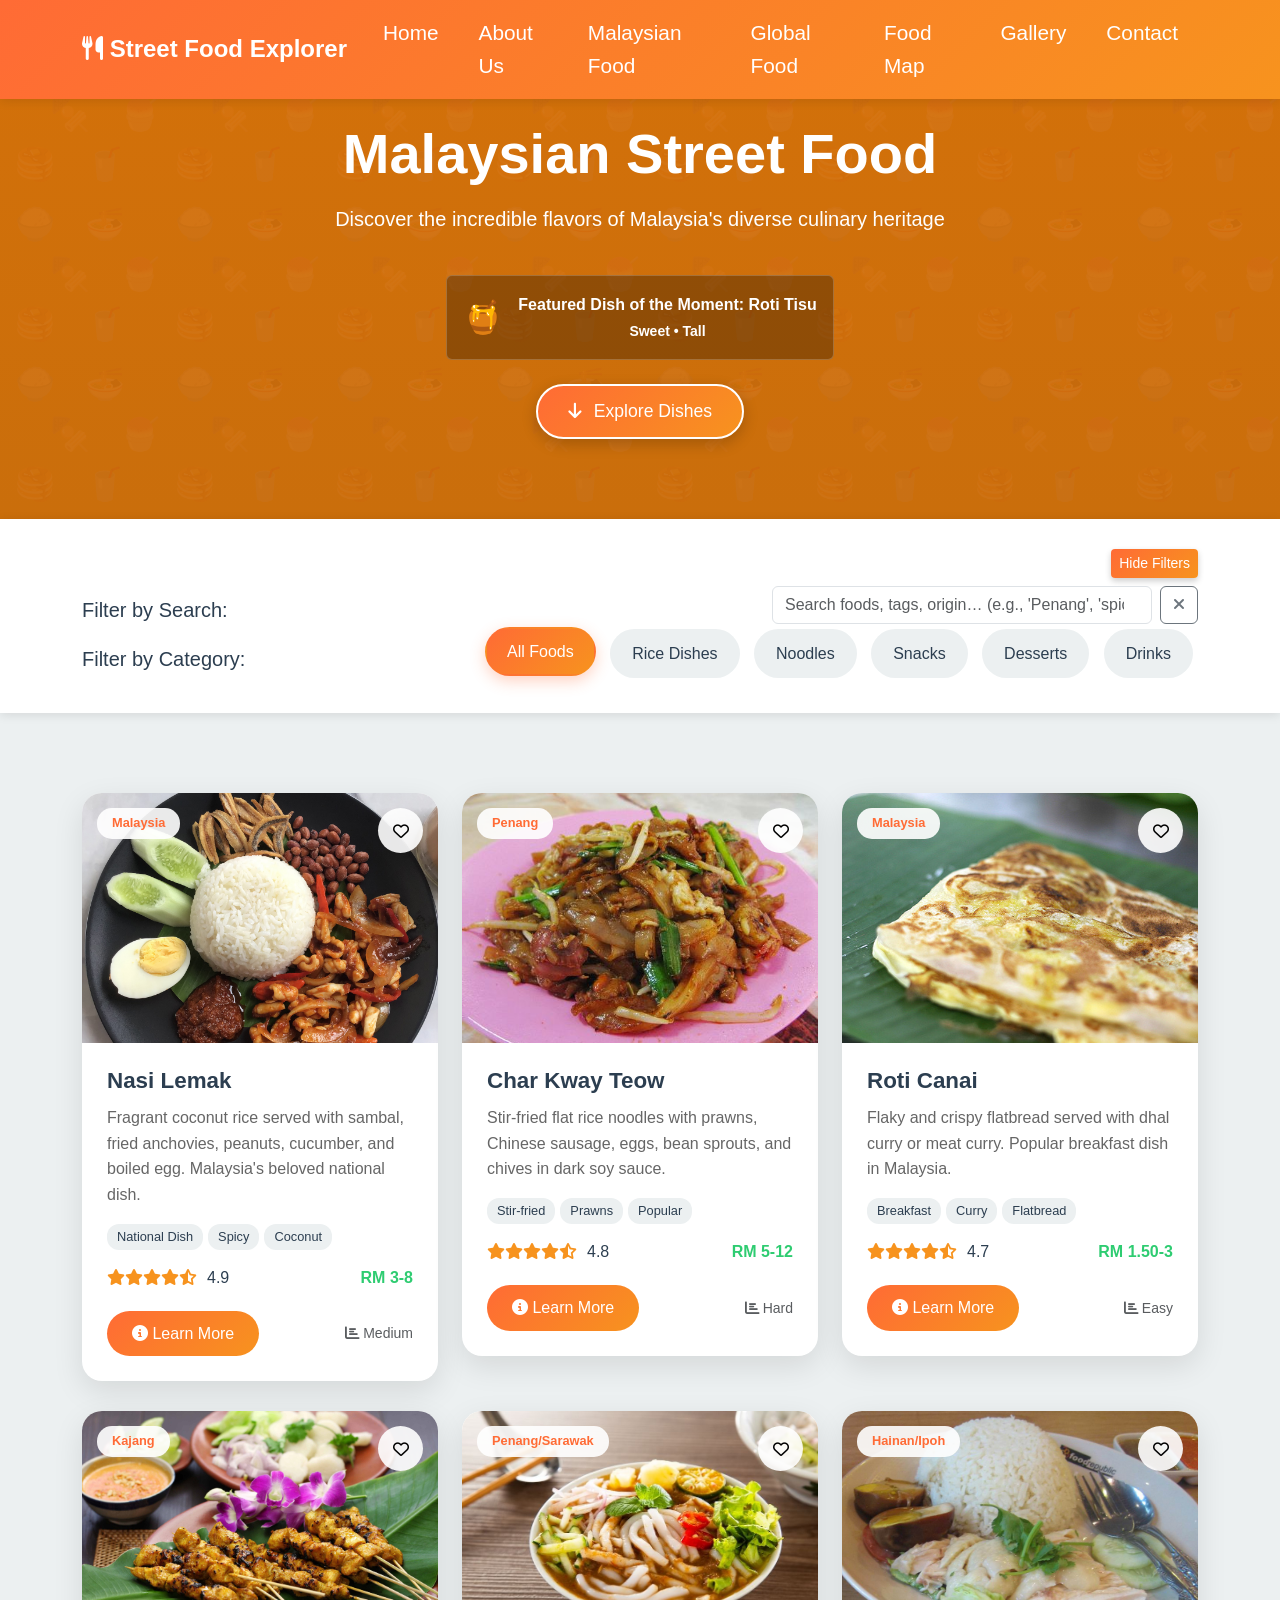
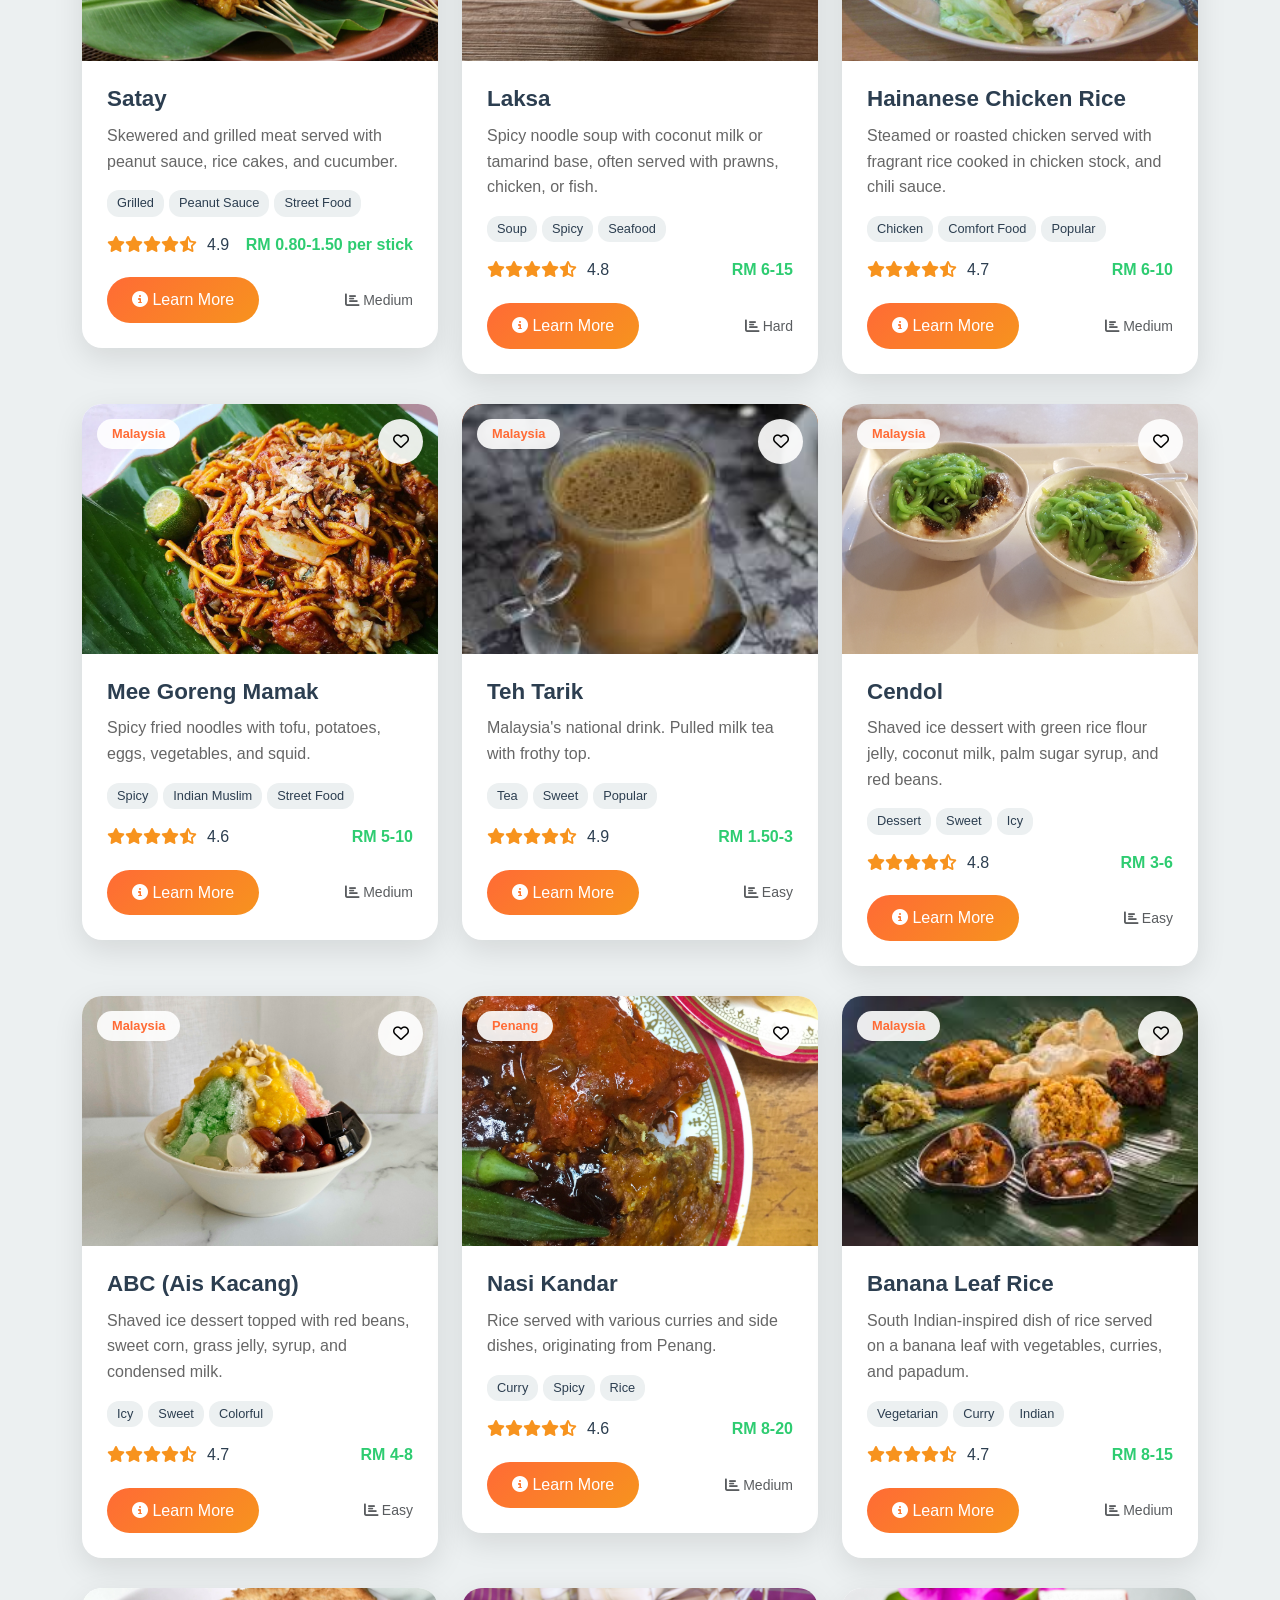
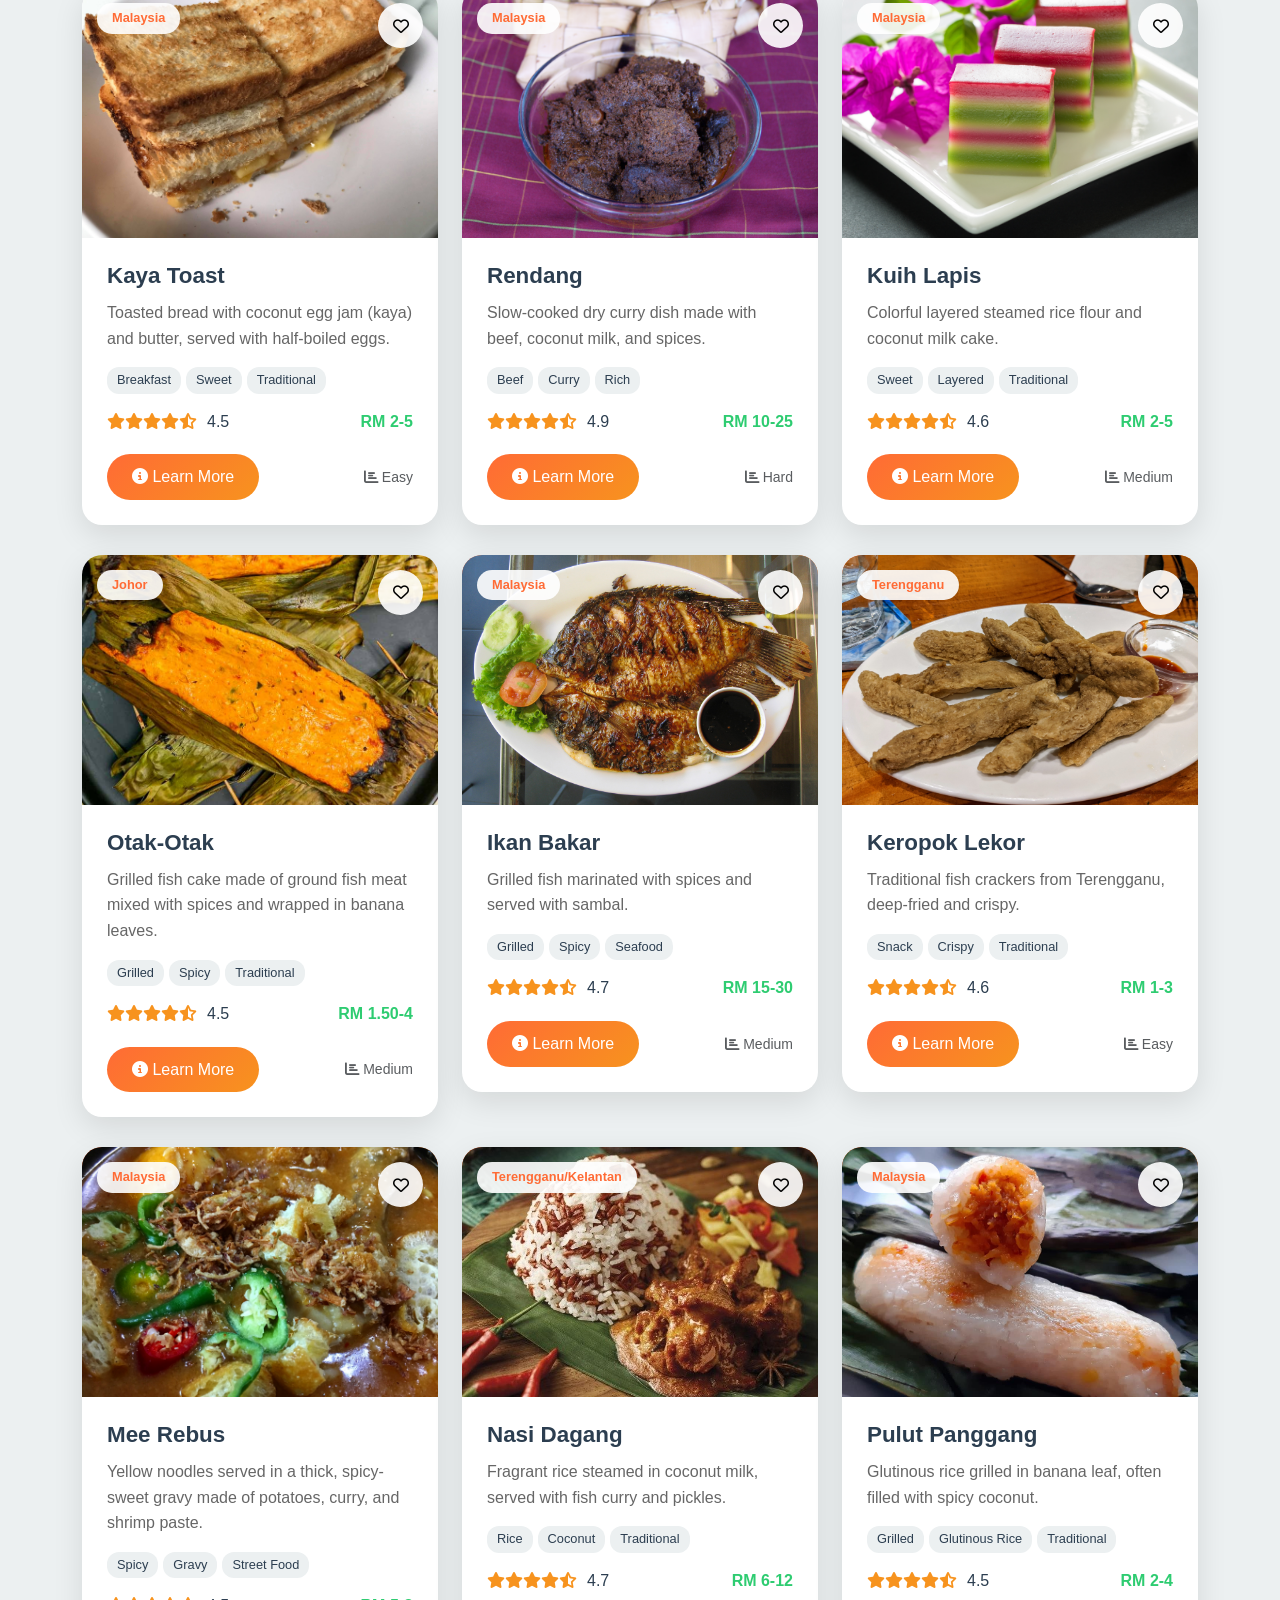
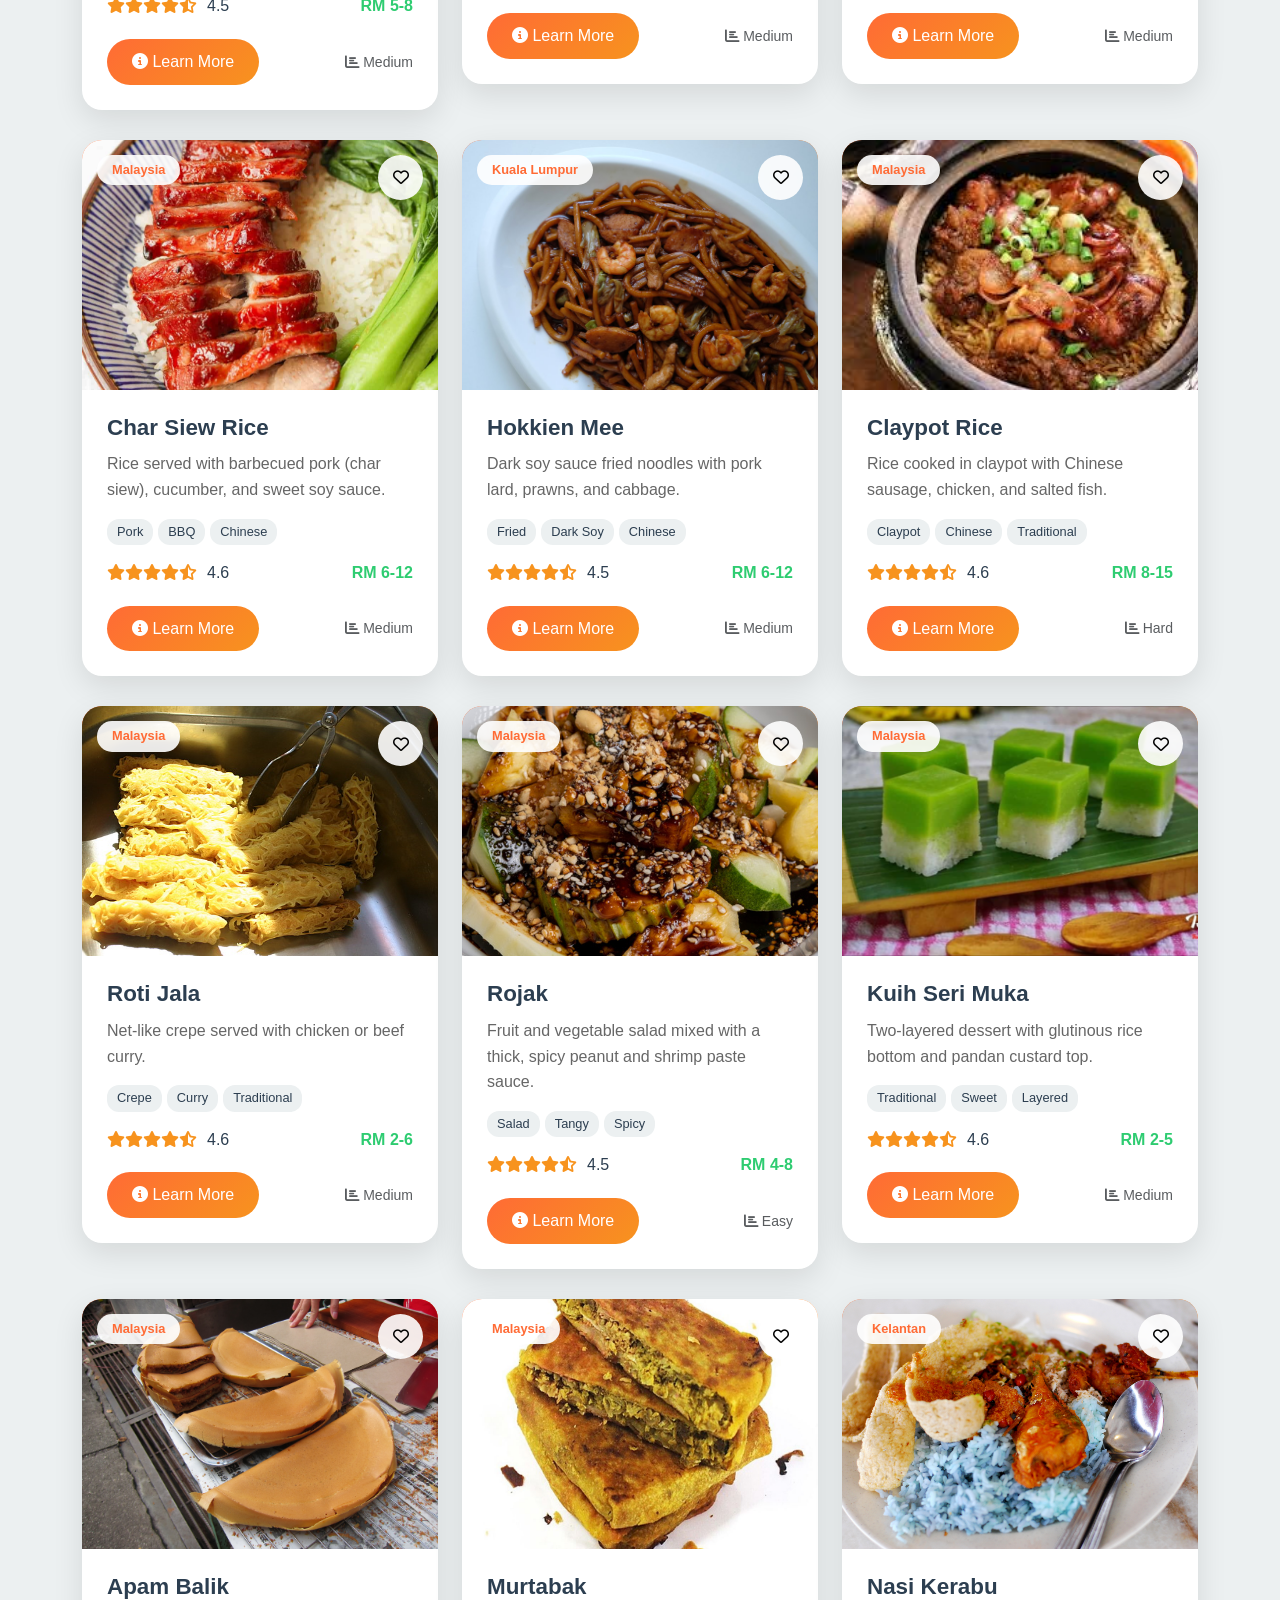
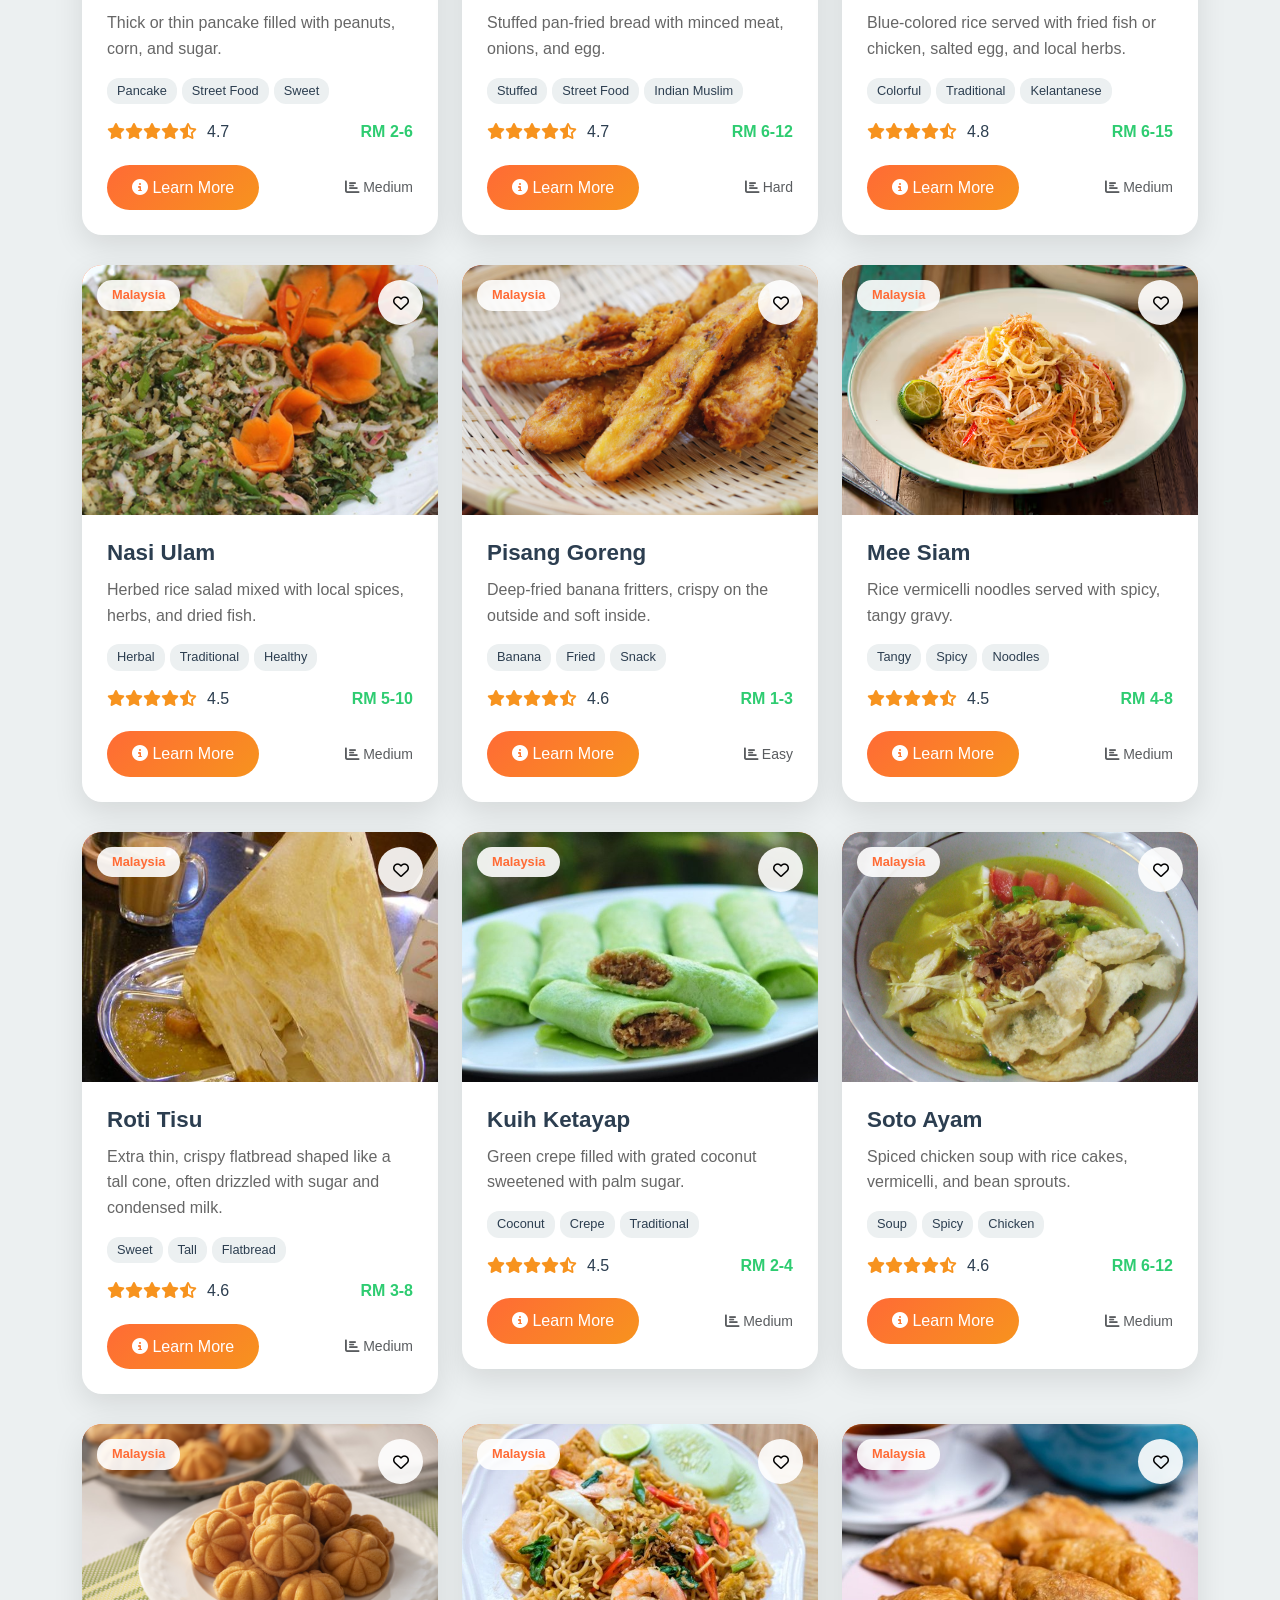
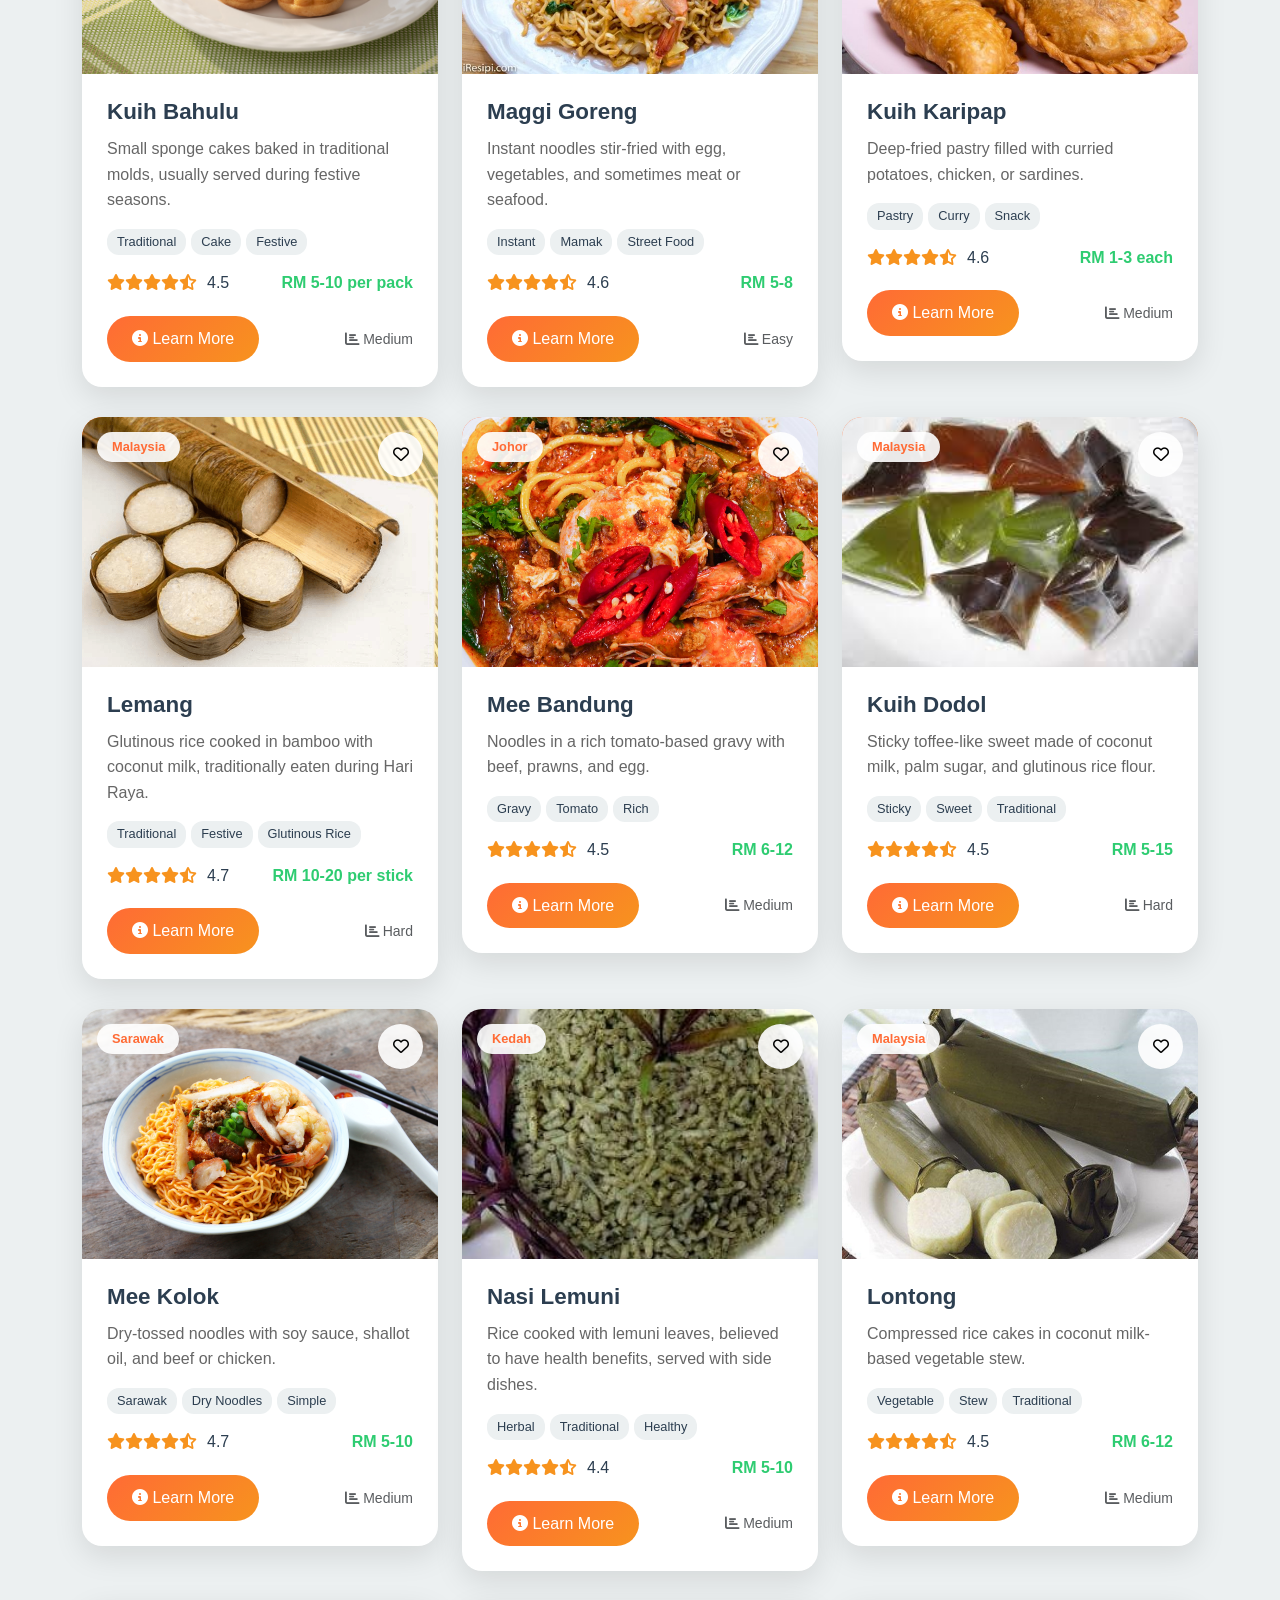
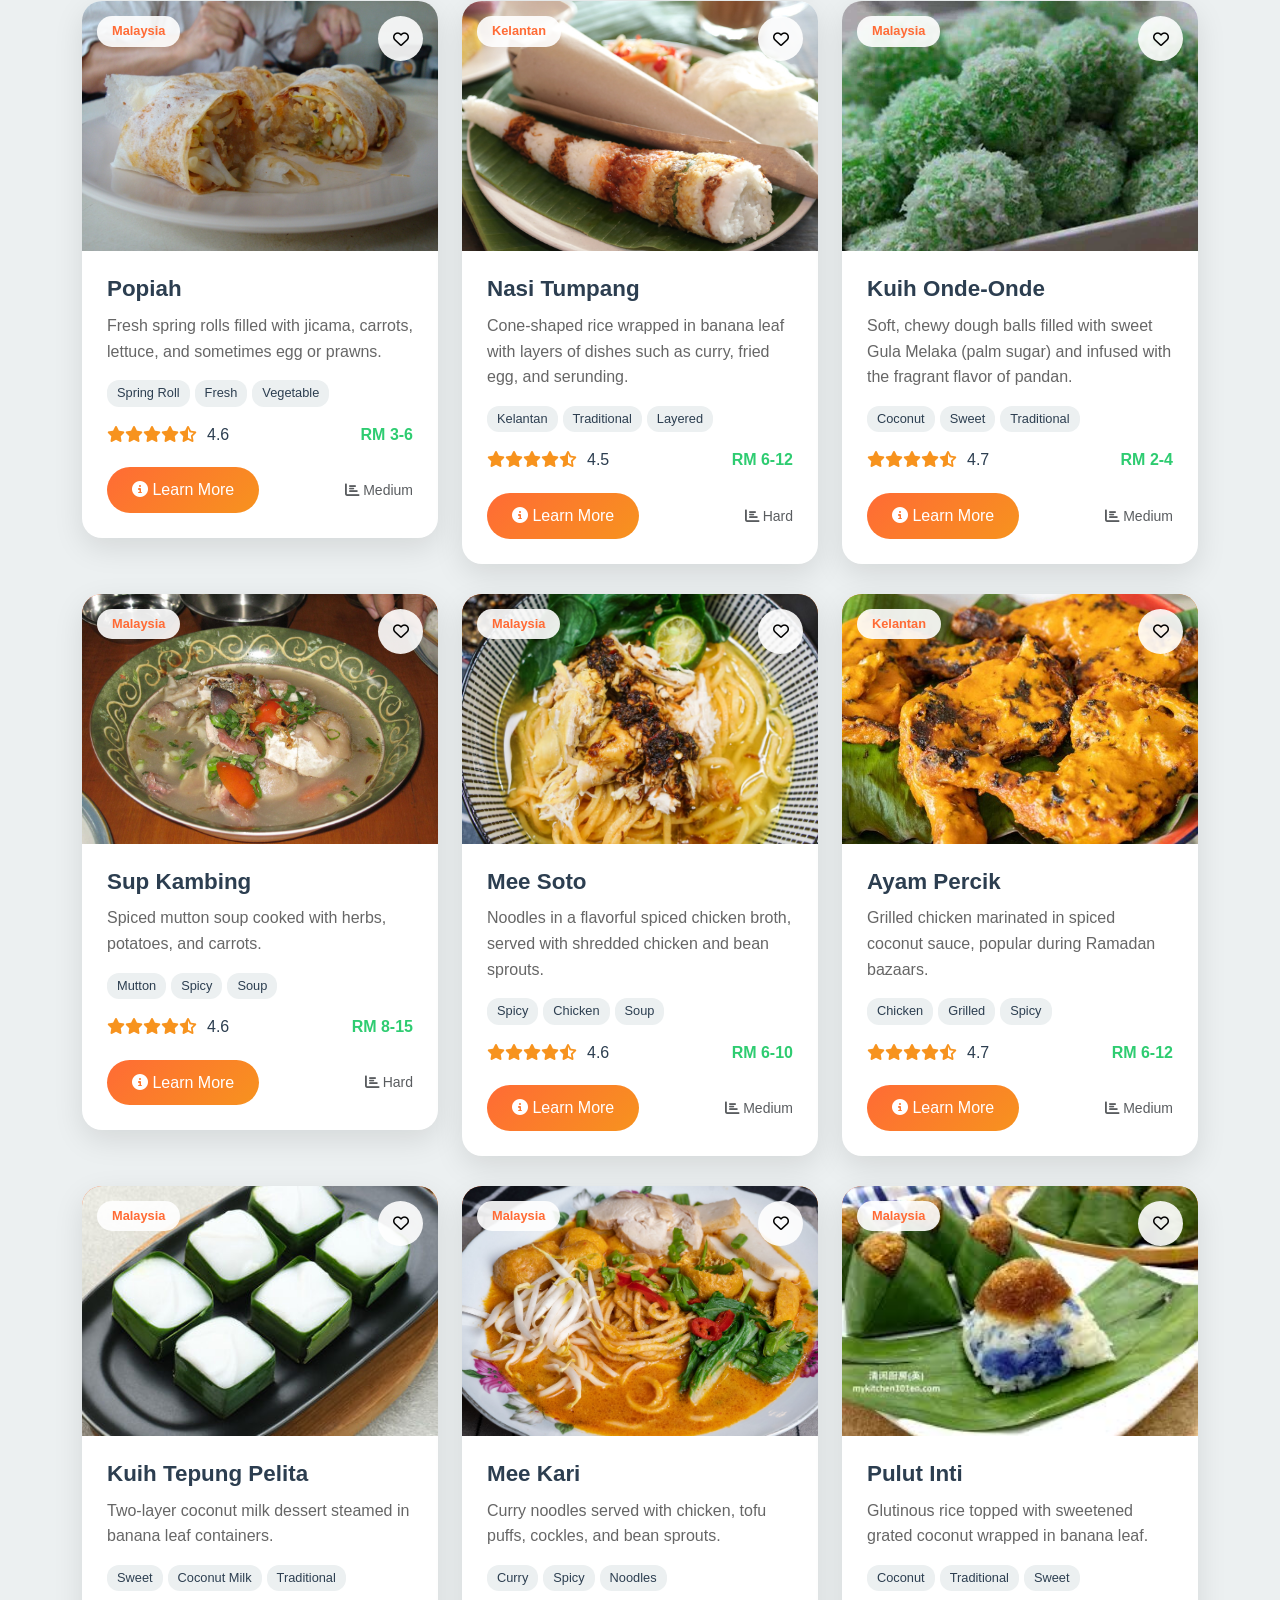
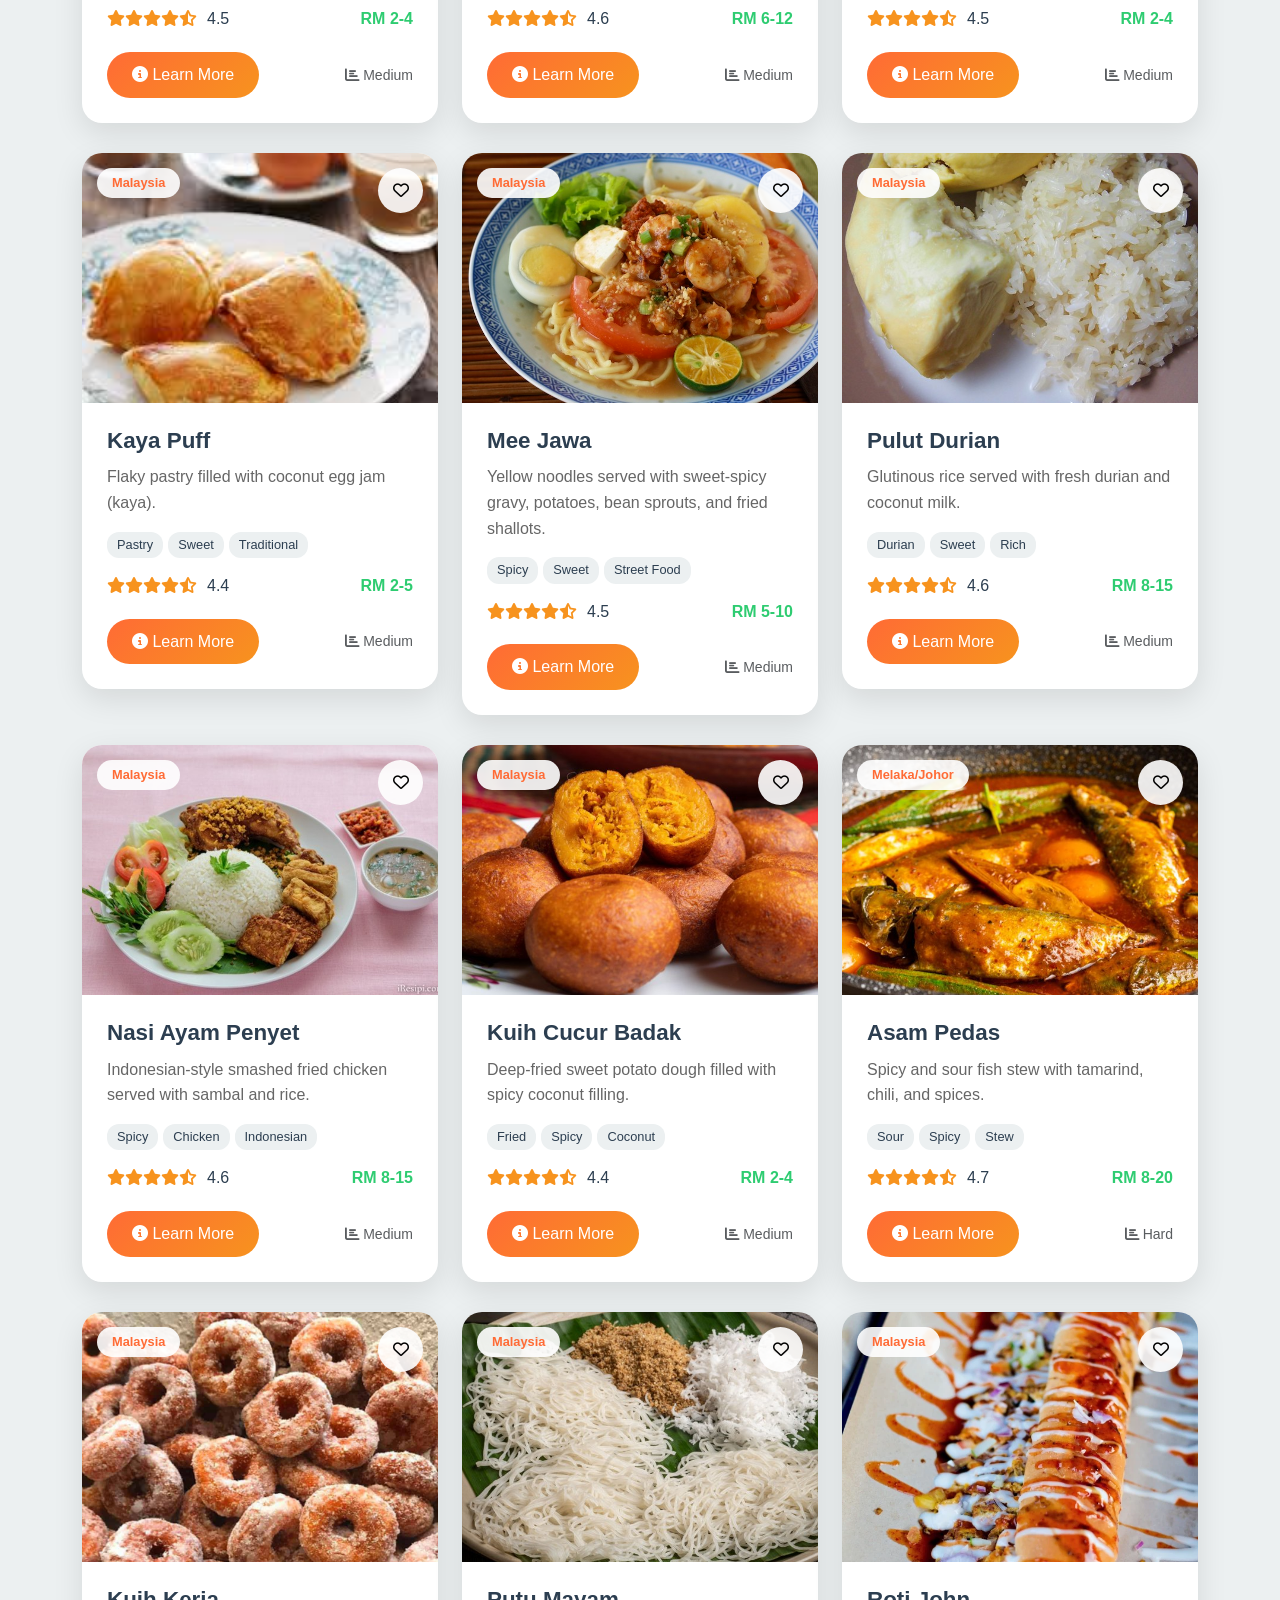
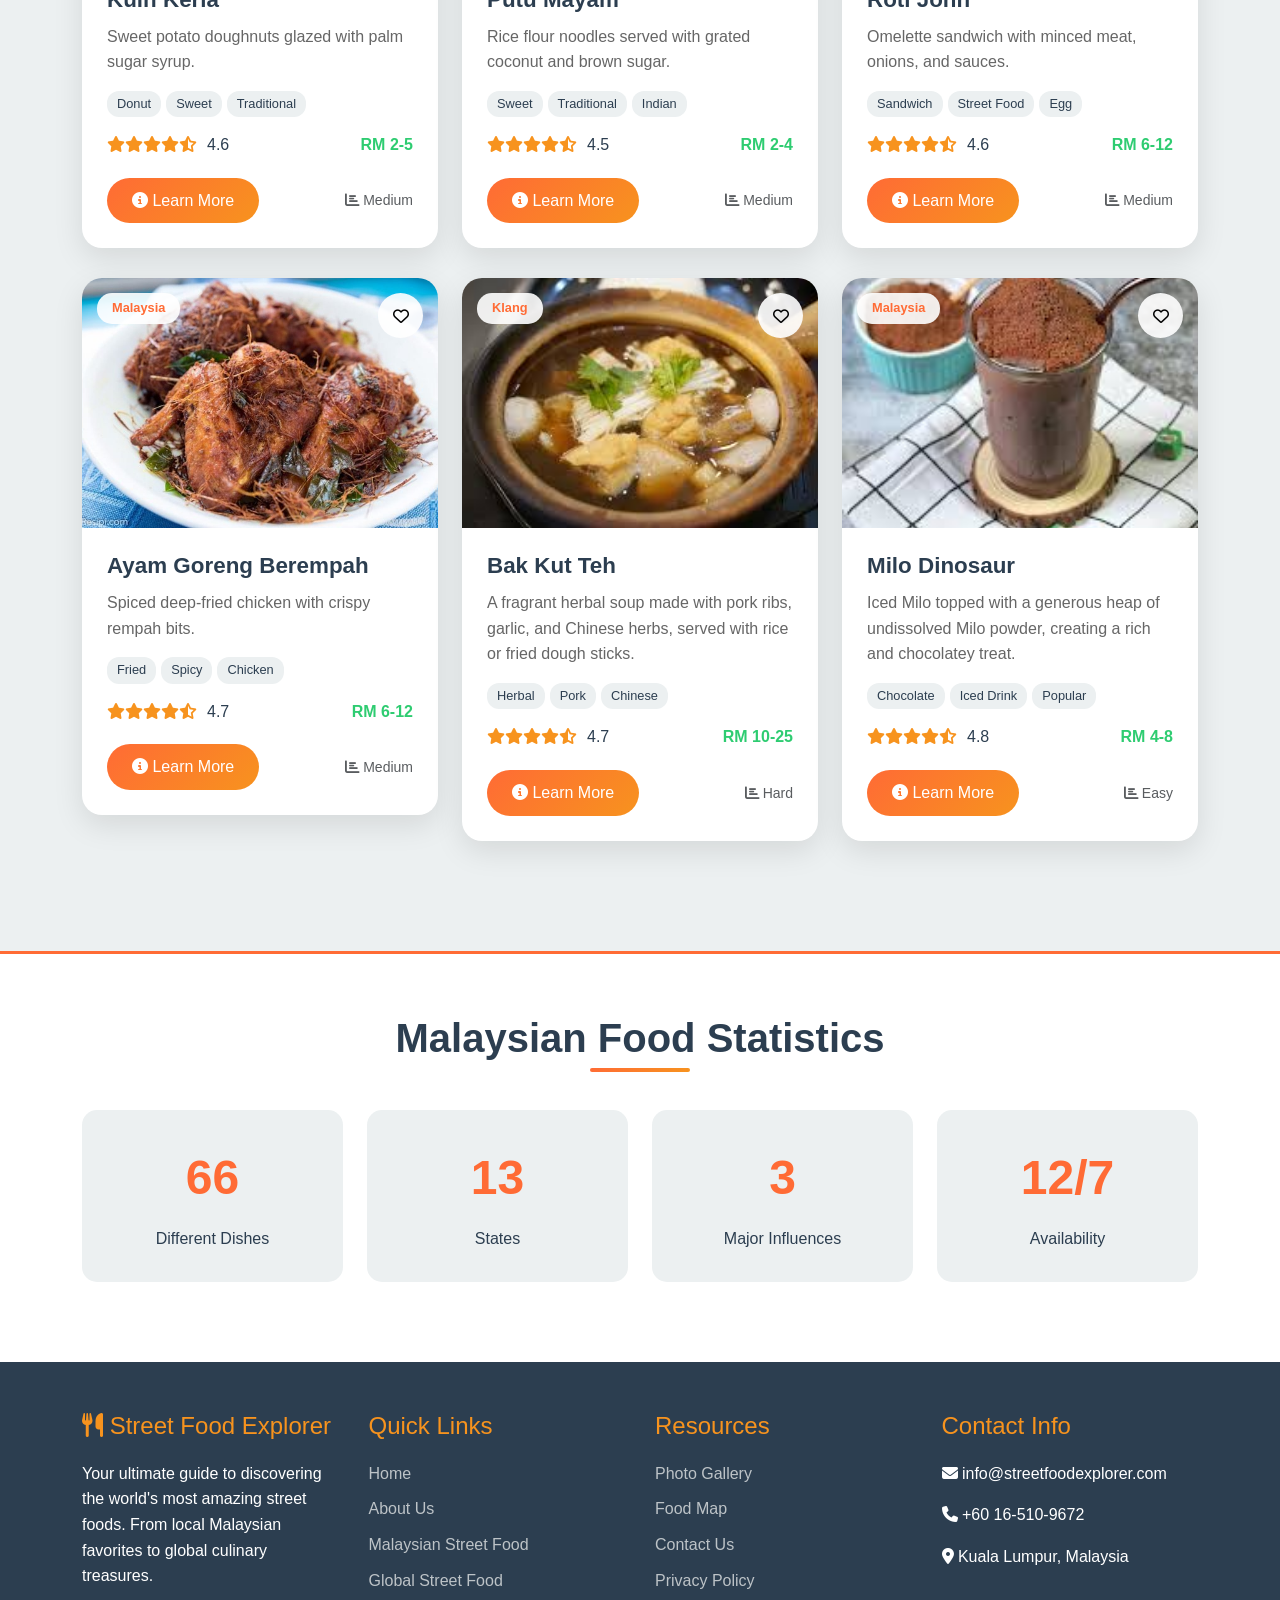
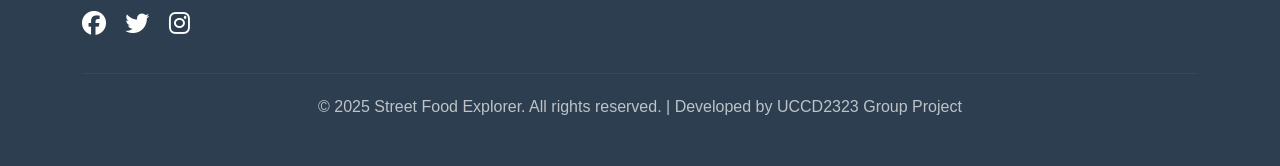
<file: malaysia.html>
<!DOCTYPE html>
<html lang="en">

<head>
    <meta charset="UTF-8">
    <meta name="viewport" content="width=device-width, initial-scale=1.0">
    <title>Malaysian Street Food - Street Food Explorer</title>
    <link href="https://cdnjs.cloudflare.com/ajax/libs/bootstrap/5.3.0/css/bootstrap.min.css" rel="stylesheet">
    <link href="https://cdnjs.cloudflare.com/ajax/libs/font-awesome/6.4.0/css/all.min.css" rel="stylesheet">
    <link href="https://cdnjs.cloudflare.com/ajax/libs/animate.css/4.1.1/animate.min.css" rel="stylesheet">
    <link rel="stylesheet" type="text/css" href="style.css">
    <style>

        /* Hero Section */
        .malaysia-hero {
            background: linear-gradient(rgba(0, 0, 0, 0.4), rgba(0, 0, 0, 0.4)),
                url('data:image/svg+xml,<svg xmlns="http://www.w3.org/2000/svg" viewBox="0 0 1200 600"><rect fill="%23ff6b35" width="1200" height="600"/><circle fill="%23f7931e" cx="300" cy="150" r="100"/><circle fill="%23ffffff" opacity="0.1" cx="900" cy="400" r="150"/><rect fill="%23e74c3c" width="1200" height="100" y="200"/><rect fill="%23ffffff" width="1200" height="100" y="300"/></svg>');
            background-size: cover;
            color: white;
            padding: 120px 0 80px;
            text-align: center;
            position: relative;
            overflow: hidden;
        }

        .malaysia-hero::before {
            content: '🇲🇾';
            position: absolute;
            top: 20px;
            right: 20px;
            font-size: 4rem;
            opacity: 0.8;
        }

        .malaysia-hero h1 {
            font-size: 3.5rem;
            font-weight: bold;
            margin-bottom: 1rem;
        }

        /* Filter Section */
        .filter-section {
            background: white;
            padding: 30px 0;
            box-shadow: 0 2px 10px rgba(0, 0, 0, 0.1);
            position: sticky;
            top: 65px;
            z-index: 100;
        }

        #toggleFiltersBtn {
            background: linear-gradient(135deg, #ff6b35, #f7931e);
            color: white;
            border: none;
            box-shadow: 0 3px 6px rgba(0,0,0,0.2);
            transition: 0.3s;
        }

        #toggleFiltersBtn:hover {
            opacity: 0.9;
        }

        .filter-btn {
            background: var(--light-color);
            border: 2px solid transparent;
            color: var(--dark-color);
            padding: 10px 20px;
            margin: 5px;
            border-radius: 25px;
            transition: all 0.3s ease;
            cursor: pointer;
        }

        .filter-btn:hover,
        .filter-btn.active {
            background: linear-gradient(135deg, var(--primary-color), var(--secondary-color));
            color: white;
            transform: translateY(-2px);
            box-shadow: 0 5px 15px rgba(255, 107, 53, 0.3);
        }

        /* Food Grid */
        .food-grid {
            padding: 80px 0;
            background: var(--light-color);
        }

        .food-item {
            background: white;
            border-radius: 20px;
            overflow: hidden;
            box-shadow: 0 10px 30px rgba(0, 0, 0, 0.1);
            transition: all 0.3s ease;
            margin-bottom: 30px;
            position: relative;
        }

        .food-item:hover {
            transform: translateY(-10px);
            box-shadow: 0 20px 40px rgba(0, 0, 0, 0.2);
        }

        .food-image {
            height: 250px;
            background: linear-gradient(135deg, var(--primary-color), var(--secondary-color));
            position: relative;
            overflow: hidden;
        }

        .food-emoji {
            position: absolute;
            top: 50%;
            left: 50%;
            transform: translate(-50%, -50%);
            font-size: 5rem;
        }

        .food-badge {
            position: absolute;
            top: 15px;
            left: 15px;
            background: rgba(255, 255, 255, 0.9);
            color: var(--primary-color);
            padding: 5px 15px;
            border-radius: 15px;
            font-weight: bold;
            font-size: 0.8rem;
        }

        .favorite-btn {
            position: absolute;
            top: 15px;
            right: 15px;
            background: rgba(255, 255, 255, 0.9);
            border: none;
            border-radius: 50%;
            width: 45px;
            height: 45px;
            display: flex;
            align-items: center;
            justify-content: center;
            cursor: pointer;
            transition: all 0.3s ease;
        }

        .favorite-btn:hover {
            background: white;
            transform: scale(1.1);
        }

        .food-content {
            padding: 25px;
        }

        .food-title {
            font-size: 1.4rem;
            font-weight: bold;
            margin-bottom: 10px;
            color: var(--dark-color);
        }

        .food-description {
            color: #666;
            margin-bottom: 15px;
            line-height: 1.6;
        }

        .food-meta {
            display: flex;
            justify-content: space-between;
            align-items: center;
            margin-bottom: 20px;
        }

        .food-rating {
            display: flex;
            align-items: center;
        }

        .stars {
            color: var(--secondary-color);
            margin-right: 10px;
        }

        .food-price {
            font-weight: bold;
            color: var(--accent-color);
        }

        .food-tags {
            margin-bottom: 15px;
        }

        .food-tag {
            background: var(--light-color);
            color: var(--dark-color);
            padding: 3px 10px;
            border-radius: 12px;
            font-size: 0.8rem;
            margin-right: 5px;
            display: inline-block;
        }

        .btn-custom {
            background: linear-gradient(135deg, var(--primary-color), var(--secondary-color));
            border: none;
            color: white;
            padding: 10px 25px;
            border-radius: 25px;
            text-decoration: none;
            transition: all 0.3s ease;
            display: inline-block;
            font-weight: 500;
        }

        .btn-custom:hover {
            color: white;
            transform: translateY(-2px);
            box-shadow: 0 5px 15px rgba(255, 107, 53, 0.4);
        }

        /* Section Title */
        .section-title {
            text-align: center;
            margin-bottom: 3rem;
            font-size: 2.5rem;
            font-weight: bold;
            color: var(--dark-color);
            position: relative;
        }

        .section-title::after {
            content: '';
            position: absolute;
            bottom: -10px;
            left: 50%;
            transform: translateX(-50%);
            width: 100px;
            height: 4px;
            background: linear-gradient(135deg, var(--primary-color), var(--secondary-color));
            border-radius: 2px;
        }

        /* Loading Animation */
        .loading {
            text-align: center;
            padding: 50px;
        }

        .spinner {
            border: 4px solid var(--light-color);
            border-top: 4px solid var(--primary-color);
            border-radius: 50%;
            width: 50px;
            height: 50px;
            animation: spin 1s linear infinite;
            margin: 0 auto 20px;
        }

        @keyframes spin {
            0% {
                transform: rotate(0deg);
            }

            100% {
                transform: rotate(360deg);
            }
        }

        /* Search Results */
        .search-results {
            background: var(--accent-color);
            color: white;
            padding: 15px;
            border-radius: 10px;
            margin-bottom: 30px;
        }

        /* Stats Section */
        .stats-section {
            background: white;
            padding: 60px 0;
            border-top: 3px solid var(--primary-color);
        }

        .stat-card {
            text-align: center;
            padding: 30px 20px;
            border-radius: 15px;
            background: var(--light-color);
            margin-bottom: 20px;
            transition: all 0.3s ease;
        }

        .stat-card:hover {
            transform: translateY(-5px);
            box-shadow: 0 10px 20px rgba(0, 0, 0, 0.1);
        }

        .stat-number {
            font-size: 3rem;
            font-weight: bold;
            color: var(--primary-color);
            display: block;
        }

        .stat-label {
            color: var(--dark-color);
            font-weight: 500;
            margin-top: 10px;
        }

        /* Footer */
        .footer {
            background: var(--dark-color);
            color: white;
            padding: 50px 0 30px;
        }

        .footer-content {
            display: grid;
            grid-template-columns: repeat(auto-fit, minmax(250px, 1fr));
            gap: 30px;
            margin-bottom: 30px;
        }

        .footer-section h4 {
            margin-bottom: 20px;
            color: var(--secondary-color);
        }

        .footer-section ul {
            list-style: none;
            padding: 0;
        }

        .footer-section ul li {
            margin-bottom: 10px;
        }

        .footer-section ul li a {
            color: #bdc3c7;
            text-decoration: none;
            transition: color 0.3s ease;
        }

        .footer-section ul li a:hover {
            color: var(--secondary-color);
        }

        .social-links a {
            color: white;
            font-size: 1.5rem;
            margin-right: 15px;
            transition: all 0.3s ease;
            text-decoration: none;
        }

        .social-links a:hover {
            color: var(--secondary-color);
            transform: translateY(-2px);
        }

        .footer-bottom {
            border-top: 1px solid #34495e;
            padding-top: 20px;
            text-align: center;
            color: #bdc3c7;
        }

        /* Responsive */
        @media (max-width: 768px) {
            .malaysia-hero h1 {
                font-size: 2.5rem;
            }

            .filter-section {
                padding: 20px 0;
            }

            .filter-btn {
                margin: 3px;
                padding: 8px 15px;
                font-size: 0.9rem;
            }

            .food-image {
                height: 200px;
            }

            .food-emoji {
                font-size: 4rem;
            }
        }

        .notification {
        display: none; /* hidden by default */
        position: fixed;
        top: 20px;
        right: 20px;
        min-width: 250px;
        background: #28a745; /* default green (success) */
        color: white;
        padding: 15px 20px;
        border-radius: 8px;
        box-shadow: 0 5px 15px rgba(0,0,0,0.2);
        font-size: 16px;
        z-index: 2000;
        opacity: 0;
        transform: translateY(-20px);
        transition: opacity 0.5s, transform 0.5s;
        }

        .notification.show {
            opacity: 1;
            transform: translateX(0)
        }
    </style>
</head>

<body>

    <!-- Navigation -->
    <nav class="navbar navbar-expand-lg navbar-dark fixed-top">
        <div class="container">
            <a class="navbar-brand" href="index.html">
                <i class="fas fa-utensils"></i> Street Food Explorer
            </a>
            <button class="navbar-toggler" type="button" data-bs-toggle="collapse" data-bs-target="#navbarNav">
                <span class="navbar-toggler-icon"></span>
            </button>
            <div class="collapse navbar-collapse" id="navbarNav">
                <ul class="navbar-nav ms-auto">
                    <li class="nav-item">
                        <a class="nav-link" href="index.html">Home</a>
                    </li>
                    <li class="nav-item">
                        <a class="nav-link" href="about.html">About Us</a>
                    </li>
                    <li class="nav-item">
                        <a class="nav-link active" href="malaysia.html">Malaysian Food</a>
                    </li>
                    <li class="nav-item">
                        <a class="nav-link" href="global.html">Global Food</a>
                    </li>
                    <li class="nav-item">
                        <a class="nav-link" href="map.html">Food Map</a>
                    </li>
                    <li class="nav-item">
                        <a class="nav-link" href="gallery.html">Gallery</a>
                    </li>
                    <li class="nav-item">
                        <a class="nav-link" href="contact.html">Contact</a>
                    </li>
                </ul>
            </div>
        </div>
    </nav>

    <!-- Hero Section -->
   <section class="malaysia-hero">
        <div class="hero-background-layer"></div> <div class="container position-relative" style="z-index: 2;">
            <div class="animate__animated animate__fadeInDown">
                <h1>Malaysian Street Food</h1>
                <p class="lead">Discover the incredible flavors of Malaysia's diverse culinary heritage</p>
            </div>
            
            <div id="featuredDish" class="mt-4 p-3 rounded animate__animated animate__fadeInUp" style="animation-delay: 0.5s; background: rgba(0,0,0,0.3); display: none; border: 1px solid rgba(255, 255, 255, 0.2);">
                </div>
            
            <div class="mt-4 animate__animated animate__fadeInUp" style="animation-delay: 0.8s;">
                <a href="#foodContainer" class="btn btn-lg btn-custom-hero">
                    <i class="fas fa-arrow-down me-2"></i> Explore Dishes
                </a>
            </div>
        </div>
    </section>

    <!-- Filter Section -->
    <section class="filter-section">
        <div class="container">

            <div style="display: flex; justify-content: flex-end; align-items: center; margin-bottom: 0.5rem;">
                <button class="btn btn-sm btn-outline-secondary ms auto" id="toggleFiltersBtn" data-bs-toggle="collapse" data-bs-target="#filtersContent">Hide Filters</button>
            </div>

            <div class="collapse show" id="filtersContent">
                <div class="row align-items-center">
                    <div class="col-md-3">
                        <h5 class="mb-md-0 mb-3">Filter by Search:</h5>
                        <br>
                        <h5 class="mb-md-0 mb-3">Filter by Category:</h5>
                    </div>
                    <div class="col-md-9">
                        <div id="filterButtons" class="text-md-end">
                            <div class="mt-3 mt-md-0 d-flex gap-2 justify-content-md-end align-items-center">
                            <label for="searchInput" class="visually-hidden">Search Malaysian foods</label>
                            <input id="searchInput" type="search" class="form-control"
                                placeholder="Search foods, tags, origin… (e.g., 'Penang', 'spicy', 'noodles')"
                                style="max-width: 380px;">
                                <button id="clearSearchBtn" class="btn btn-outline-secondary" type="button" title="Clear search">
                                <i class="fas fa-times"></i>
                                </button>
                                </div>
                            <button class="filter-btn active" data-category="all">All Foods</button>
                            <button class="filter-btn" data-category="rice">Rice Dishes</button>
                            <button class="filter-btn" data-category="noodles">Noodles</button>
                            <button class="filter-btn" data-category="snacks">Snacks</button>
                            <button class="filter-btn" data-category="desserts">Desserts</button>
                            <button class="filter-btn" data-category="drinks">Drinks</button>
                        </div>
                    </div>
                </div>
            </div>    
        </div>
    </section>

    <!-- Food Grid Section -->
    <section class="food-grid">
        <div class="container">
            <div id="searchResults" class="search-results" style="display: none;">
                <i class="fas fa-search me-2"></i>
                <span id="searchResultText"></span>
            </div>

            <div class="row" id="foodContainer">
                <!-- Loading spinner -->
                <div id="loadingSpinner" class="loading">
                    <div class="spinner"></div>
                    <p>Loading delicious Malaysian foods...</p>
                </div>
            </div>
        </div>
    </section>

    <!-- Modal -->
    <div id="modalContainer"></div>

    <!-- Stats Section -->
    <section class="stats-section">
        <div class="container">
            <h2 class="section-title">Malaysian Food Statistics</h2>
            <div class="row">
                <div class="col-md-3">
                    <div class="stat-card animate__animated animate__fadeInUp">
                        <span class="stat-number counter" data-target="66">0</span>
                        <div class="stat-label">Different Dishes</div>
                    </div>
                </div>
                <div class="col-md-3">
                    <div class="stat-card animate__animated animate__fadeInUp" style="animation-delay: 0.2s;">
                        <span class="stat-number counter" data-target="13">0</span>
                        <div class="stat-label">States</div>
                    </div>
                </div>
                <div class="col-md-3">
                    <div class="stat-card animate__animated animate__fadeInUp" style="animation-delay: 0.4s;">
                        <span class="stat-number counter" data-target="3">0</span>
                        <div class="stat-label">Major Influences</div>
                    </div>
                </div>
                <div class="col-md-3">
                    <div class="stat-card animate__animated animate__fadeInUp" style="animation-delay: 0.6s;">
                        <span class="stat-number">12/7</span>
                        <div class="stat-label">Availability</div>
                    </div>
                </div>
            </div>
        </div>
    </section>

    <!-- Footer -->
    <footer class="footer">
        <div class="container">
            <div class="footer-content">
                <div class="footer-section">
                    <h4><i class="fas fa-utensils"></i> Street Food Explorer</h4>
                    <p>Your ultimate guide to discovering the world's most amazing street foods. From local Malaysian
                        favorites to global culinary treasures.</p>
                    <div class="social-links mt-3">
                        <a href="https://web.facebook.com/StreetFoodExplorer9672/" title="Facebook"><i class="fab fa-facebook"></i></a>
                        <a href="https://x.com/Street_Food9672" title="Twitter"><i class="fab fa-twitter"></i></a>
                        <a href="https://www.instagram.com/street_food_explorer9672/" title="Instagram"><i class="fab fa-instagram"></i></a>
                    </div>
                </div>
                <div class="footer-section">
                    <h4>Quick Links</h4>
                    <ul>
                        <li><a href="index.html">Home</a></li>
                        <li><a href="about.html">About Us</a></li>
                        <li><a href="malaysia.html">Malaysian Street Food</a></li>
                        <li><a href="global.html">Global Street Food</a></li>
                    </ul>
                </div>
                <div class="footer-section">
                    <h4>Resources</h4>
                    <ul>
                        <li><a href="gallery.html">Photo Gallery</a></li>
                        <li><a href="map.html">Food Map</a></li>
                        <li><a href="contact.html">Contact Us</a></li>
                        <li><a href="#" onclick="showPrivacyPolicy()">Privacy Policy</a></li>
                    </ul>
                </div>
                <div class="footer-section">
                    <h4>Contact Info</h4>
                    <p><i class="fas fa-envelope"></i> info@streetfoodexplorer.com</p>
                    <p><i class="fas fa-phone"></i> +60 16-510-9672</p>
                    <p><i class="fas fa-map-marker-alt"></i> Kuala Lumpur, Malaysia</p>
                </div>
            </div>
            <div class="footer-bottom">
                <p>&copy; 2025 Street Food Explorer. All rights reserved. | Developed by UCCD2323 Group Project</p>
            </div>
        </div>
    </footer>

    <!-- Notification -->
    <div id="notification" class="notification">
        <span id="notificationText"></span>
        <button type="button" class="btn-close btn-close-white ms-2" onclick="hideNotification()"></button>
    </div>

    <script src="https://cdnjs.cloudflare.com/ajax/libs/bootstrap/5.3.0/js/bootstrap.bundle.min.js"></script>
    <script src="https://cdnjs.cloudflare.com/ajax/libs/jquery/3.7.0/jquery.min.js"></script>
    <script>
        // Global variables
        let malaysianFoods = [];
        let favoritesList = [];
        let currentFilter = 'all';

        // Malaysian food data
        const foodsData = [
            {
                id: 1,
                name: "Nasi Lemak",
                description: "Fragrant coconut rice served with sambal, fried anchovies, peanuts, cucumber, and boiled egg. Malaysia's beloved national dish.",
                category: "rice",
                price: "RM 3-8",
                rating: 4.9,
                emoji: "🍚",
                tags: ["National Dish", "Spicy", "Coconut"],
                origin: "Malaysia",
                difficulty: "Medium",
                imageUrl: "images/malaysia/Nasi Lemak.jpg"
            },
            {
                id: 2,
                name: "Char Kway Teow",
                description: "Stir-fried flat rice noodles with prawns, Chinese sausage, eggs, bean sprouts, and chives in dark soy sauce.",
                category: "noodles",
                price: "RM 5-12",
                rating: 4.8,
                emoji: "🍜",
                tags: ["Stir-fried", "Prawns", "Popular"],
                origin: "Penang",
                difficulty: "Hard",
                imageUrl: "images/malaysia/Char Kway Teow.jpg"
            },
            {
                id: 3,
                name: "Roti Canai",
                description: "Flaky and crispy flatbread served with dhal curry or meat curry. Popular breakfast dish in Malaysia.",
                category: "bread",
                price: "RM 1.50-3",
                rating: 4.7,
                emoji: "🥞",
                tags: ["Breakfast", "Curry", "Flatbread"],
                origin: "Malaysia",
                difficulty: "Easy",
                imageUrl: "images/malaysia/Roti Canai.jpg"
            },
            {
                id: 4,
                name: "Satay",
                description: "Skewered and grilled meat served with peanut sauce, rice cakes, and cucumber.",
                category: "meat",
                price: "RM 0.80-1.50 per stick",
                rating: 4.9,
                emoji: "🍢",
                tags: ["Grilled", "Peanut Sauce", "Street Food"],
                origin: "Kajang",
                difficulty: "Medium",
                imageUrl: "images/malaysia/Satay.jpg"
            },
            {
                id: 5,
                name: "Laksa",
                description: "Spicy noodle soup with coconut milk or tamarind base, often served with prawns, chicken, or fish.",
                category: "noodles",
                price: "RM 6-15",
                rating: 4.8,
                emoji: "🍲",
                tags: ["Soup", "Spicy", "Seafood"],
                origin: "Penang/Sarawak",
                difficulty: "Hard",
                imageUrl: "images/malaysia/Laksa.jpg"
            },
            {
                id: 6,
                name: "Hainanese Chicken Rice",
                description: "Steamed or roasted chicken served with fragrant rice cooked in chicken stock, and chili sauce.",
                category: "rice",
                price: "RM 6-10",
                rating: 4.7,
                emoji: "🍗",
                tags: ["Chicken", "Comfort Food", "Popular"],
                origin: "Hainan/Ipoh",
                difficulty: "Medium",
                imageUrl: "images/malaysia/Hainanese Chicken Rice.jpg"
            },
            {
                id: 7,
                name: "Mee Goreng Mamak",
                description: "Spicy fried noodles with tofu, potatoes, eggs, vegetables, and squid.",
                category: "noodles",
                price: "RM 5-10",
                rating: 4.6,
                emoji: "🍝",
                tags: ["Spicy", "Indian Muslim", "Street Food"],
                origin: "Malaysia",
                difficulty: "Medium",
                imageUrl: "images/malaysia/Mee Goreng Mamak.webp"
            },
            {
                id: 8,
                name: "Teh Tarik",
                description: "Malaysia's national drink. Pulled milk tea with frothy top.",
                category: "drink",
                price: "RM 1.50-3",
                rating: 4.9,
                emoji: "🥤",
                tags: ["Tea", "Sweet", "Popular"],
                origin: "Malaysia",
                difficulty: "Easy",
                imageUrl: "images/malaysia/Teh Tarik.jpg"
            },
            {
                id: 9,
                name: "Cendol",
                description: "Shaved ice dessert with green rice flour jelly, coconut milk, palm sugar syrup, and red beans.",
                category: "dessert",
                price: "RM 3-6",
                rating: 4.8,
                emoji: "🍧",
                tags: ["Dessert", "Sweet", "Icy"],
                origin: "Malaysia",
                difficulty: "Easy",
                imageUrl: "images/malaysia/Cendol.jpg"
            },
            {
                id: 10,
                name: "ABC (Ais Kacang)",
                description: "Shaved ice dessert topped with red beans, sweet corn, grass jelly, syrup, and condensed milk.",
                category: "dessert",
                price: "RM 4-8",
                rating: 4.7,
                emoji: "🍨",
                tags: ["Icy", "Sweet", "Colorful"],
                origin: "Malaysia",
                difficulty: "Easy",
                imageUrl: "images/malaysia/ABC.jpg"
            },
            {
                id: 11,
                name: "Nasi Kandar",
                description: "Rice served with various curries and side dishes, originating from Penang.",
                category: "rice",
                price: "RM 8-20",
                rating: 4.6,
                emoji: "🍛",
                tags: ["Curry", "Spicy", "Rice"],
                origin: "Penang",
                difficulty: "Medium",
                imageUrl: "images/malaysia/Nasi Kandar.jpg"
            },
            {
                id: 12,
                name: "Banana Leaf Rice",
                description: "South Indian-inspired dish of rice served on a banana leaf with vegetables, curries, and papadum.",
                category: "rice",
                price: "RM 8-15",
                rating: 4.7,
                emoji: "🌿",
                tags: ["Vegetarian", "Curry", "Indian"],
                origin: "Malaysia",
                difficulty: "Medium",
                imageUrl: "images/malaysia/Banana Leaf Rice.jpg"
            },
            {
                id: 13,
                name: "Kaya Toast",
                description: "Toasted bread with coconut egg jam (kaya) and butter, served with half-boiled eggs.",
                category: "snack",
                price: "RM 2-5",
                rating: 4.5,
                emoji: "🍞",
                tags: ["Breakfast", "Sweet", "Traditional"],
                origin: "Malaysia",
                difficulty: "Easy",
                imageUrl: "images/malaysia/Kaya Toast.jpg"
            },
            {
                id: 14,
                name: "Rendang",
                description: "Slow-cooked dry curry dish made with beef, coconut milk, and spices.",
                category: "meat",
                price: "RM 10-25",
                rating: 4.9,
                emoji: "🥘",
                tags: ["Beef", "Curry", "Rich"],
                origin: "Malaysia",
                difficulty: "Hard",
                imageUrl: "images/malaysia/Rendang.jpg"
            },
            {
                id: 15,
                name: "Kuih Lapis",
                description: "Colorful layered steamed rice flour and coconut milk cake.",
                category: "dessert",
                price: "RM 2-5",
                rating: 4.6,
                emoji: "🎂",
                tags: ["Sweet", "Layered", "Traditional"],
                origin: "Malaysia",
                difficulty: "Medium",
                imageUrl: "images/malaysia/Kuih Lapis.jpg"
            },
            {
                id: 16,
                name: "Otak-Otak",
                description: "Grilled fish cake made of ground fish meat mixed with spices and wrapped in banana leaves.",
                category: "seafood",
                price: "RM 1.50-4",
                rating: 4.5,
                emoji: "🐟",
                tags: ["Grilled", "Spicy", "Traditional"],
                origin: "Johor",
                difficulty: "Medium",
                imageUrl: "images/malaysia/Otak otak.jpg"
            },
            {
                id: 17,
                name: "Ikan Bakar",
                description: "Grilled fish marinated with spices and served with sambal.",
                category: "seafood",
                price: "RM 15-30",
                rating: 4.7,
                emoji: "🐠",
                tags: ["Grilled", "Spicy", "Seafood"],
                origin: "Malaysia",
                difficulty: "Medium",
                imageUrl: "images/malaysia/Ikan Bakar.jpg"
            },
            {
                id: 18,
                name: "Keropok Lekor",
                description: "Traditional fish crackers from Terengganu, deep-fried and crispy.",
                category: "snack",
                price: "RM 1-3",
                rating: 4.6,
                emoji: "🍘",
                tags: ["Snack", "Crispy", "Traditional"],
                origin: "Terengganu",
                difficulty: "Easy",
                imageUrl: "images/malaysia/Keropok Lekor.jpg"
            },
            {
                id: 19,
                name: "Mee Rebus",
                description: "Yellow noodles served in a thick, spicy-sweet gravy made of potatoes, curry, and shrimp paste.",
                category: "noodles",
                price: "RM 5-8",
                rating: 4.5,
                emoji: "🍜",
                tags: ["Spicy", "Gravy", "Street Food"],
                origin: "Malaysia",
                difficulty: "Medium",
                imageUrl: "images/malaysia/Mee Rebus.jpg"
            },
            {
                id: 20,
                name: "Nasi Dagang",
                description: "Fragrant rice steamed in coconut milk, served with fish curry and pickles.",
                category: "rice",
                price: "RM 6-12",
                rating: 4.7,
                emoji: "🍚",
                tags: ["Rice", "Coconut", "Traditional"],
                origin: "Terengganu/Kelantan",
                difficulty: "Medium",
                imageUrl: "images/malaysia/Nasi Dagang.jpg"
            },
            {
                id: 21,
                name: "Pulut Panggang",
                description: "Glutinous rice grilled in banana leaf, often filled with spicy coconut.",
                category: "snack",
                price: "RM 2-4",
                rating: 4.5,
                emoji: "🍙",
                tags: ["Grilled", "Glutinous Rice", "Traditional"],
                origin: "Malaysia",
                difficulty: "Medium",
                imageUrl: "images/malaysia/Pulut Panggang.jpg"
            },
            {
                id: 22,
                name: "Char Siew Rice",
                description: "Rice served with barbecued pork (char siew), cucumber, and sweet soy sauce.",
                category: "rice",
                price: "RM 6-12",
                rating: 4.6,
                emoji: "🍖",
                tags: ["Pork", "BBQ", "Chinese"],
                origin: "Malaysia",
                difficulty: "Medium",
                imageUrl: "images/malaysia/Char Siew Rice.jpg"
            },
            {
                id: 23,
                name: "Hokkien Mee",
                description: "Dark soy sauce fried noodles with pork lard, prawns, and cabbage.",
                category: "noodles",
                price: "RM 6-12",
                rating: 4.5,
                emoji: "🍜",
                tags: ["Fried", "Dark Soy", "Chinese"],
                origin: "Kuala Lumpur",
                difficulty: "Medium",
                imageUrl: "images/malaysia/Hokkien Mee.jpg"
            },
            {
                id: 24,
                name: "Claypot Rice",
                description: "Rice cooked in claypot with Chinese sausage, chicken, and salted fish.",
                category: "rice",
                price: "RM 8-15",
                rating: 4.6,
                emoji: "🥘",
                tags: ["Claypot", "Chinese", "Traditional"],
                origin: "Malaysia",
                difficulty: "Hard",
                imageUrl: "images/malaysia/Claypot Rice.jpg"
            },
            {
                id: 25,
                name: "Roti Jala",
                description: "Net-like crepe served with chicken or beef curry.",
                category: "bread",
                price: "RM 2-6",
                rating: 4.6,
                emoji: "🥞",
                tags: ["Crepe", "Curry", "Traditional"],
                origin: "Malaysia",
                difficulty: "Medium",
                imageUrl: "images/malaysia/Roti Jala.jpg"
            },

            {
                id: 26,
                name: "Rojak",
                description: "Fruit and vegetable salad mixed with a thick, spicy peanut and shrimp paste sauce.",
                category: "snacks",
                price: "RM 4-8",
                rating: 4.5,
                emoji: "🥗",
                tags: ["Salad", "Tangy", "Spicy"],
                origin: "Malaysia",
                difficulty: "Easy",
                imageUrl: "images/malaysia/Rojak.jpg"
            },
            {
                id: 27,
                name: "Kuih Seri Muka",
                description: "Two-layered dessert with glutinous rice bottom and pandan custard top.",
                category: "dessert",
                price: "RM 2-5",
                rating: 4.6,
                emoji: "🍮",
                tags: ["Traditional", "Sweet", "Layered"],
                origin: "Malaysia",
                difficulty: "Medium",
                imageUrl: "images/malaysia/Kuih Seri Muka.jpg"
            },
            {
                id: 28,
                name: "Apam Balik",
                description: "Thick or thin pancake filled with peanuts, corn, and sugar.",
                category: "dessert",
                price: "RM 2-6",
                rating: 4.7,
                emoji: "🥞",
                tags: ["Pancake", "Street Food", "Sweet"],
                origin: "Malaysia",
                difficulty: "Medium",
                imageUrl: "images/malaysia/Apam Balik.jpg"
            },
            {
                id: 29,
                name: "Murtabak",
                description: "Stuffed pan-fried bread with minced meat, onions, and egg.",
                category: "bread",
                price: "RM 6-12",
                rating: 4.7,
                emoji: "🥟",
                tags: ["Stuffed", "Street Food", "Indian Muslim"],
                origin: "Malaysia",
                difficulty: "Hard",
                imageUrl: "images/malaysia/Murtabak.jpg"
            },
            {
                id: 30,
                name: "Nasi Kerabu",
                description: "Blue-colored rice served with fried fish or chicken, salted egg, and local herbs.",
                category: "rice",
                price: "RM 6-15",
                rating: 4.8,
                emoji: "💙",
                tags: ["Colorful", "Traditional", "Kelantanese"],
                origin: "Kelantan",
                difficulty: "Medium",
                imageUrl: "images/malaysia/Nasi Kerabu.jpg"
            },
            {
                id: 31,
                name: "Nasi Ulam",
                description: "Herbed rice salad mixed with local spices, herbs, and dried fish.",
                category: "rice",
                price: "RM 5-10",
                rating: 4.5,
                emoji: "🥗",
                tags: ["Herbal", "Traditional", "Healthy"],
                origin: "Malaysia",
                difficulty: "Medium",
                imageUrl: "images/malaysia/Nasi Ulam.jpg"
            },
            {
                id: 32,
                name: "Pisang Goreng",
                description: "Deep-fried banana fritters, crispy on the outside and soft inside.",
                category: "snack",
                price: "RM 1-3",
                rating: 4.6,
                emoji: "🍌",
                tags: ["Banana", "Fried", "Snack"],
                origin: "Malaysia",
                difficulty: "Easy",
                imageUrl: "images/malaysia/Pisang Goreng.jpg"
            },
            {
                id: 33,
                name: "Mee Siam",
                description: "Rice vermicelli noodles served with spicy, tangy gravy.",
                category: "noodles",
                price: "RM 4-8",
                rating: 4.5,
                emoji: "🍝",
                tags: ["Tangy", "Spicy", "Noodles"],
                origin: "Malaysia",
                difficulty: "Medium",
                imageUrl: "images/malaysia/Mee Siam.avif"
            },
            {
                id: 34,
                name: "Roti Tisu",
                description: "Extra thin, crispy flatbread shaped like a tall cone, often drizzled with sugar and condensed milk.",
                category: "bread",
                price: "RM 3-8",
                rating: 4.6,
                emoji: "🍯",
                tags: ["Sweet", "Tall", "Flatbread"],
                origin: "Malaysia",
                difficulty: "Medium",
                imageUrl: "images/malaysia/Roti Tisu.jpg"
            },
            {
                id: 35,
                name: "Kuih Ketayap",
                description: "Green crepe filled with grated coconut sweetened with palm sugar.",
                category: "dessert",
                price: "RM 2-4",
                rating: 4.5,
                emoji: "🥥",
                tags: ["Coconut", "Crepe", "Traditional"],
                origin: "Malaysia",
                difficulty: "Medium",
                imageUrl: "images/malaysia/Kuih Ketayap.jpeg"
            },
            {
                id: 36,
                name: "Soto Ayam",
                description: "Spiced chicken soup with rice cakes, vermicelli, and bean sprouts.",
                category: "soup",
                price: "RM 6-12",
                rating: 4.6,
                emoji: "🍲",
                tags: ["Soup", "Spicy", "Chicken"],
                origin: "Malaysia",
                difficulty: "Medium",
                imageUrl: "images/malaysia/Soto Ayam.jpg"
            },
            {
                id: 37,
                name: "Kuih Bahulu",
                description: "Small sponge cakes baked in traditional molds, usually served during festive seasons.",
                category: "dessert",
                price: "RM 5-10 per pack",
                rating: 4.5,
                emoji: "🧁",
                tags: ["Traditional", "Cake", "Festive"],
                origin: "Malaysia",
                difficulty: "Medium",
                imageUrl: "images/malaysia/Kuih Bahulu.jpeg"
            },
            {
                id: 38,
                name: "Maggi Goreng",
                description: "Instant noodles stir-fried with egg, vegetables, and sometimes meat or seafood.",
                category: "noodles",
                price: "RM 5-8",
                rating: 4.6,
                emoji: "🍜",
                tags: ["Instant", "Mamak", "Street Food"],
                origin: "Malaysia",
                difficulty: "Easy",
                imageUrl: "images/malaysia/Maggi Goreng.jpg"
            },
            {
                id: 39,
                name: "Kuih Karipap",
                description: "Deep-fried pastry filled with curried potatoes, chicken, or sardines.",
                category: "snack",
                price: "RM 1-3 each",
                rating: 4.6,
                emoji: "🥟",
                tags: ["Pastry", "Curry", "Snack"],
                origin: "Malaysia",
                difficulty: "Medium",
                imageUrl: "images/malaysia/Kuih Karipap.jpg"
            },
            {
                id: 40,
                name: "Lemang",
                description: "Glutinous rice cooked in bamboo with coconut milk, traditionally eaten during Hari Raya.",
                category: "rice",
                price: "RM 10-20 per stick",
                rating: 4.7,
                emoji: "🎋",
                tags: ["Traditional", "Festive", "Glutinous Rice"],
                origin: "Malaysia",
                difficulty: "Hard",
                imageUrl: "images/malaysia/Lemang.png"
            },
            {
                id: 41,
                name: "Mee Bandung",
                description: "Noodles in a rich tomato-based gravy with beef, prawns, and egg.",
                category: "noodles",
                price: "RM 6-12",
                rating: 4.5,
                emoji: "🍝",
                tags: ["Gravy", "Tomato", "Rich"],
                origin: "Johor",
                difficulty: "Medium",
                imageUrl: "images/malaysia/Mee Bandung.jpg"
            },
            {
                id: 42,
                name: "Kuih Dodol",
                description: "Sticky toffee-like sweet made of coconut milk, palm sugar, and glutinous rice flour.",
                category: "dessert",
                price: "RM 5-15",
                rating: 4.5,
                emoji: "🍬",
                tags: ["Sticky", "Sweet", "Traditional"],
                origin: "Malaysia",
                difficulty: "Hard",
                imageUrl: "images/malaysia/Kuih Dodol.jpg"
            },
            {
                id: 43,
                name: "Mee Kolok",
                description: "Dry-tossed noodles with soy sauce, shallot oil, and beef or chicken.",
                category: "noodles",
                price: "RM 5-10",
                rating: 4.7,
                emoji: "🍜",
                tags: ["Sarawak", "Dry Noodles", "Simple"],
                origin: "Sarawak",
                difficulty: "Medium",
                imageUrl: "images/malaysia/Mee Kolok.jpg"
            },
            {
                id: 44,
                name: "Nasi Lemuni",
                description: "Rice cooked with lemuni leaves, believed to have health benefits, served with side dishes.",
                category: "rice",
                price: "RM 5-10",
                rating: 4.4,
                emoji: "🌿",
                tags: ["Herbal", "Traditional", "Healthy"],
                origin: "Kedah",
                difficulty: "Medium",
                imageUrl: "images/malaysia/Nasi Lemuni.jpg"
            },
            {
                id: 45,
                name: "Lontong",
                description: "Compressed rice cakes in coconut milk-based vegetable stew.",
                category: "rice",
                price: "RM 6-12",
                rating: 4.5,
                emoji: "🥥",
                tags: ["Vegetable", "Stew", "Traditional"],
                origin: "Malaysia",
                difficulty: "Medium",
                imageUrl: "images/malaysia/Lontong.jpg"
            },
            {
                id: 46,
                name: "Popiah",
                description: "Fresh spring rolls filled with jicama, carrots, lettuce, and sometimes egg or prawns.",
                category: "snack",
                price: "RM 3-6",
                rating: 4.6,
                emoji: "🥬",
                tags: ["Spring Roll", "Fresh", "Vegetable"],
                origin: "Malaysia",
                difficulty: "Medium",
                imageUrl: "images/malaysia/Popiah.jpg"
            },
            {
                id: 47,
                name: "Nasi Tumpang",
                description: "Cone-shaped rice wrapped in banana leaf with layers of dishes such as curry, fried egg, and serunding.",
                category: "rice",
                price: "RM 6-12",
                rating: 4.5,
                emoji: "🍙",
                tags: ["Kelantan", "Traditional", "Layered"],
                origin: "Kelantan",
                difficulty: "Hard",
                imageUrl: "images/malaysia/Nasi Tumpang.jpg"
            },
            {
                id: 48,
                name: "Kuih Onde-Onde",
                description: "Soft, chewy dough balls filled with sweet Gula Melaka (palm sugar) and infused with the fragrant flavor of pandan.",
                category: "dessert",
                price: "RM 2-4",
                rating: 4.7,
                emoji: "🥥",
                tags: ["Coconut", "Sweet", "Traditional"],
                origin: "Malaysia",
                difficulty: "Medium",
                imageUrl: "images/malaysia/Kuih Onde Onde.jpg"
            },
            {
                id: 49,
                name: "Sup Kambing",
                description: "Spiced mutton soup cooked with herbs, potatoes, and carrots.",
                category: "soup",
                price: "RM 8-15",
                rating: 4.6,
                emoji: "🍲",
                tags: ["Mutton", "Spicy", "Soup"],
                origin: "Malaysia",
                difficulty: "Hard",
                imageUrl: "images/malaysia/Sup Kambing.jpg"
            },
            {
                id: 50,
                name: "Mee Soto",
                description: "Noodles in a flavorful spiced chicken broth, served with shredded chicken and bean sprouts.",
                category: "noodles",
                price: "RM 6-10",
                rating: 4.6,
                emoji: "🍜",
                tags: ["Spicy", "Chicken", "Soup"],
                origin: "Malaysia",
                difficulty: "Medium",
                imageUrl: "images/malaysia/Mee Soto.jpg"
            },    
            {
                id: 51,
                name: "Ayam Percik",
                description: "Grilled chicken marinated in spiced coconut sauce, popular during Ramadan bazaars.",
                category: "meat",
                price: "RM 6-12",
                rating: 4.7,
                emoji: "🍗",
                tags: ["Chicken", "Grilled", "Spicy"],
                origin: "Kelantan",
                difficulty: "Medium",
                imageUrl: "images/malaysia/Ayam Percik.jpg"
            },
            {
                id: 52,
                name: "Kuih Tepung Pelita",
                description: "Two-layer coconut milk dessert steamed in banana leaf containers.",
                category: "dessert",
                price: "RM 2-4",
                rating: 4.5,
                emoji: "🍮",
                tags: ["Sweet", "Coconut Milk", "Traditional"],
                origin: "Malaysia",
                difficulty: "Medium",
                imageUrl: "images/malaysia/Kuih Tepung Pelita.jpg"
            },
            {
                id: 53,
                name: "Mee Kari",
                description: "Curry noodles served with chicken, tofu puffs, cockles, and bean sprouts.",
                category: "noodles",
                price: "RM 6-12",
                rating: 4.6,
                emoji: "🍜",
                tags: ["Curry", "Spicy", "Noodles"],
                origin: "Malaysia",
                difficulty: "Medium",
                imageUrl: "images/malaysia/Mee Kari.jpeg"
            },
            {
                id: 54,
                name: "Pulut Inti",
                description: "Glutinous rice topped with sweetened grated coconut wrapped in banana leaf.",
                category: "snack",
                price: "RM 2-4",
                rating: 4.5,
                emoji: "🍙",
                tags: ["Coconut", "Traditional", "Sweet"],
                origin: "Malaysia",
                difficulty: "Medium",
                imageUrl: "images/malaysia/Pulut Inti.jpg"
            },
            {
                id: 55,
                name: "Kaya Puff",
                description: "Flaky pastry filled with coconut egg jam (kaya).",
                category: "dessert",
                price: "RM 2-5",
                rating: 4.4,
                emoji: "🥐",
                tags: ["Pastry", "Sweet", "Traditional"],
                origin: "Malaysia",
                difficulty: "Medium",
                imageUrl: "images/malaysia/Kaya Puff.jpg"
            },
            {
                id: 56,
                name: "Mee Jawa",
                description: "Yellow noodles served with sweet-spicy gravy, potatoes, bean sprouts, and fried shallots.",
                category: "noodles",
                price: "RM 5-10",
                rating: 4.5,
                emoji: "🍝",
                tags: ["Spicy", "Sweet", "Street Food"],
                origin: "Malaysia",
                difficulty: "Medium",
                imageUrl: "images/malaysia/Mee Jawa.jpg"
            },
            {
                id: 57,
                name: "Pulut Durian",
                description: "Glutinous rice served with fresh durian and coconut milk.",
                category: "dessert",
                price: "RM 8-15",
                rating: 4.6,
                emoji: "🥭",
                tags: ["Durian", "Sweet", "Rich"],
                origin: "Malaysia",
                difficulty: "Medium",
                imageUrl: "images/malaysia/Pulut Durian.jpg"
            },
            {
                id: 58,
                name: "Nasi Ayam Penyet",
                description: "Indonesian-style smashed fried chicken served with sambal and rice.",
                category: "rice",
                price: "RM 8-15",
                rating: 4.6,
                emoji: "🍗",
                tags: ["Spicy", "Chicken", "Indonesian"],
                origin: "Malaysia",
                difficulty: "Medium",
                imageUrl: "images/malaysia/Nasi Ayam Penyet.jpeg"
            },
            {
                id: 59,
                name: "Kuih Cucur Badak",
                description: "Deep-fried sweet potato dough filled with spicy coconut filling.",
                category: "snack",
                price: "RM 2-4",
                rating: 4.4,
                emoji: "🥔",
                tags: ["Fried", "Spicy", "Coconut"],
                origin: "Malaysia",
                difficulty: "Medium",
                imageUrl: "images/malaysia/Kuih Cucur Badak.jpg"
            },
            {
                id: 60,
                name: "Asam Pedas",
                description: "Spicy and sour fish stew with tamarind, chili, and spices.",
                category: "seafood",
                price: "RM 8-20",
                rating: 4.7,
                emoji: "🐟",
                tags: ["Sour", "Spicy", "Stew"],
                origin: "Melaka/Johor",
                difficulty: "Hard",
                imageUrl: "images/malaysia/Asam Pedas.jpg"
            },
            {
                id: 61,
                name: "Kuih Keria",
                description: "Sweet potato doughnuts glazed with palm sugar syrup.",
                category: "dessert",
                price: "RM 2-5",
                rating: 4.6,
                emoji: "🍩",
                tags: ["Donut", "Sweet", "Traditional"],
                origin: "Malaysia",
                difficulty: "Medium",
                imageUrl: "images/malaysia/Kuih Keria.jpg"
            },

            {
                id: 62,
                name: "Putu Mayam",
                description: "Rice flour noodles served with grated coconut and brown sugar.",
                category: "dessert",
                price: "RM 2-4",
                rating: 4.5,
                emoji: "🥥",
                tags: ["Sweet", "Traditional", "Indian"],
                origin: "Malaysia",
                difficulty: "Medium",
                imageUrl: "images/malaysia/Putu Mayam.jpg"
            },

            {
                id: 63,
                name: "Roti John",
                description: "Omelette sandwich with minced meat, onions, and sauces.",
                category: "bread",
                price: "RM 6-12",
                rating: 4.6,
                emoji: "🥪",
                tags: ["Sandwich", "Street Food", "Egg"],
                origin: "Malaysia",
                difficulty: "Medium",
                imageUrl: "images/malaysia/Roti John.webp"
            },
            {
                id: 64,
                name: "Ayam Goreng Berempah",
                description: "Spiced deep-fried chicken with crispy rempah bits.",
                category: "meat",
                price: "RM 6-12",
                rating: 4.7,
                emoji: "🍗",
                tags: ["Fried", "Spicy", "Chicken"],
                origin: "Malaysia",
                difficulty: "Medium",
                imageUrl: "images/malaysia/Ayam Goreng Berempah.jpg"
            },
            {
                id: 65,
                name: "Bak Kut Teh",
                description: "A fragrant herbal soup made with pork ribs, garlic, and Chinese herbs, served with rice or fried dough sticks.",
                category: "Rice dishes",
                price: "RM 10-25",
                rating: 4.7,
                emoji: "🍲",
                tags: ["Herbal", "Pork", "Chinese"],
                origin: "Klang",
                difficulty: "Hard",
                imageUrl: "images/malaysia/Bak Kut Teh.jpg"
            },
            {
                id: 66,
                name: "Milo Dinosaur",
                description: "Iced Milo topped with a generous heap of undissolved Milo powder, creating a rich and chocolatey treat.",
                category: "Drinks",
                price: "RM 4-8",
                rating: 4.8,
                emoji: "🥤",
                tags: ["Chocolate", "Iced Drink", "Popular"],
                origin: "Malaysia",
                difficulty: "Easy",
                imageUrl: "images/malaysia/Milo Dinosaur.jpg"
            }

        ]

        // Initialize page
        $(document).ready(function () {
            displayFeaturedDish();
            setupHeroInteractions();
            initializeMalaysiaPage();
            loadFavorites();
            setupFilterToggle();
            setTimeout(loadMalaysianFoods, 200); // Show loading animation
            setupFilterButtons();
            startCounterAnimations();

            const urlParams = new URLSearchParams(window.location.search);
            const foodId = urlParams.get("id");

            if (foodId) {
                // Wait until foods are loaded
                const tryShowModal = () => {
                    if (malaysianFoods.length > 0) {
                        const food = foodsData.find(f => f.id == foodId);
                        if (food) {
                            showFoodModal(food); 
                        }
                    } else {
                        
                        setTimeout(tryShowModal, 300);
                    }
                };
                tryShowModal();
            }
        });
        

        function displayFeaturedDish() {
            if (foodsData.length === 0) return;

            // Select a random food item from the main data array
            const featured = foodsData[Math.floor(Math.random() * foodsData.length)];
            const container = $('#featuredDish');

            const html = `
                <a href="#" data-featured-id="${featured.id}" id="featuredLink" title="Click to find ${featured.name} below!">
                    <div class="d-flex align-items-center">
                        <span class="food-emoji-featured">${featured.emoji}</span>
                        <div>
                            <strong>Featured Dish of the Moment:</strong> ${featured.name}
                            <br>
                            <small>${featured.tags.slice(0, 2).join(' • ')}</small>
                        </div>
                    </div>
                </a>
            `;
            container.html(html).css('display', 'inline-block');

            // Add click listener for smooth scroll and highlight
            $('#featuredLink').on('click', function(e) {
                e.preventDefault();
                const foodId = $(this).data('featured-id');
                const foodCardWrapper = $(`.food-item-wrapper[data-category="${normalizeCategory(featured.category)}"]`);
                const foodCard = foodCardWrapper.find(`.view-details[data-food-id="${foodId}"]`).closest('.food-item');
                
                if (foodCard.length) {
                    $('html, body').animate({
                        scrollTop: foodCard.offset().top - 100 // Adjust for fixed navbar
                    }, 800, function() {
                        // Add a temporary highlight class
                        foodCard.addClass('highlight-food');
                        setTimeout(() => {
                            foodCard.removeClass('highlight-food');
                        }, 4000); // Remove highlight after 4 seconds
                    });
                } else {
                    showNotification('Scroll down to find more dishes!', 'info');
                }
            });
        }

        function setupHeroInteractions() {
            const hero = document.querySelector('.malaysia-hero');
            const background = document.querySelector('.hero-background-layer');
            if (!hero || !background) return;

            hero.addEventListener('mousemove', (e) => {
                const { clientX, clientY } = e;
                const { offsetWidth, offsetHeight } = hero;
                // Calculate movement intensity
                const x = (clientX / offsetWidth - 0.5) * 20; // Lowered intensity for subtlety
                const y = (clientY / offsetHeight - 0.5) * 20;

                // Apply a 3D transformation
                background.style.transform = `perspective(1000px) rotateY(${x}deg) rotateX(${-y}deg) scale(1.05)`;
            });

            // Reset when the mouse leaves the hero section
            hero.addEventListener('mouseleave', () => {
                background.style.transform = 'perspective(1000px) rotateY(0) rotateX(0) scale(1.05)';
            });
        }

        function initializeMalaysiaPage() {
            // Track page visit
            const sessionData = JSON.parse(sessionStorage.getItem('streetFood_session') || '{}');
            if (!sessionData.pageViews) sessionData.pageViews = [];

            sessionData.pageViews.push({
                page: 'malaysia',
                timestamp: new Date().toISOString()
            });

            sessionStorage.setItem('streetFood_session', JSON.stringify(sessionData));

            // Update visited pages in localStorage
            const preferences = JSON.parse(localStorage.getItem('streetFood_preferences') || '{}');
            if (!preferences.visitedPages) preferences.visitedPages = [];

            if (!preferences.visitedPages.includes('malaysia')) {
                preferences.visitedPages.push('malaysia');
                localStorage.setItem('streetFood_preferences', JSON.stringify(preferences));
            }

            console.log('Malaysia page initialized');
        }

        function loadFavorites() {
            favoritesList = JSON.parse(localStorage.getItem('streetFood_favorites') || '[]');
        }

        function loadMalaysianFoods() {
            malaysianFoods = foodsData;
            displayFoods(malaysianFoods);

            // Hide loading spinner
            $('#loadingSpinner').fadeOut();

            const preferences = JSON.parse(localStorage.getItem('streetFood_preferences') || '{}');
            const lastFilter = preferences.lastMalaysianFilter || 'all';

            // Find the correct filter button and trigger a click to apply the filter.
            const $btn = $(`.filter-btn[data-category="${lastFilter}"]`);
            if ($btn.length) {
                $btn.trigger('click');
            } else {
                // Fallback to the 'All Foods' button if the saved filter is not found
                $(`.filter-btn[data-category="all"]`).trigger('click');
            }

            console.log('Malaysian foods loaded:', malaysianFoods.length);

            // Restore scroll position after content has been loaded and displayed
            const scrollPosition = sessionStorage.getItem('scrollPosition');
            if (scrollPosition) {
                // We use a small timeout to ensure the browser has finished rendering the new content
                setTimeout(function() {
                    window.scrollTo(0, parseInt(scrollPosition, 10));
                    sessionStorage.removeItem('scrollPosition'); // Clean up for the next navigation
                }, 100); 
            }
        }

        function displayFoods(foods) {
            const container = $('#foodContainer');
            container.empty();

            if (foods.length === 0) {
                container.html(`
                    <div class="col-12 text-center">
                        <div class="alert alert-info">
                            <i class="fas fa-search"></i>
                            <h5>No foods found</h5>
                            <p>Try selecting a different category or check back later for more delicious options!</p>
                        </div>
                    </div>
                `);
                return;
            }

            foods.forEach(food => {
                const foodCard = createFoodCard(food);
                container.append(foodCard);
            });

            // Add event listeners
            setTimeout(() => {
                $('.favorite-btn').off('click').on('click', function (e) {
                    e.preventDefault();
                    const foodId = parseInt($(this).data('food-id'));
                    toggleFavorite(foodId);
                });

                $('.view-details').off('click').on('click', function (e) {
                    e.preventDefault();
                    const foodId = parseInt($(this).data('food-id'));
                    viewFoodDetails(foodId);
                });
            }, 100);
        }

         function setupFilterToggle() {
            const toggleBtn = document.getElementById('toggleFiltersBtn');
            const filtersContent = document.getElementById('filtersContent');

            // 1. Restore the filters' visibility state when the page loads
            if (localStorage.getItem('filtersHidden') === 'true') {
                filtersContent.classList.remove('show');
                toggleBtn.textContent = 'Show Filters';
            } else {
                filtersContent.classList.add('show');
                toggleBtn.textContent = 'Hide Filters';
            }

            // 2. Listen for Bootstrap's 'hide' event to save the state
            filtersContent.addEventListener('hide.bs.collapse', () => {
                toggleBtn.textContent = 'Show Filters';
                localStorage.setItem('filtersHidden', 'true');
            });

            // 3. Listen for Bootstrap's 'show' event to save the state
            filtersContent.addEventListener('show.bs.collapse', () => {
                toggleBtn.textContent = 'Hide Filters';
                localStorage.setItem('filtersHidden', 'false');
            });
        }

        function createFoodCard(food) {

            const isFavorite = favoritesList.includes(food.id);
            const favoriteClass = isFavorite ? 'fas text-danger' : 'far';

            return $(`
                <div class="col-lg-4 col-md-6 food-item-wrapper" data-category="${normalizeCategory(food.category)}">
                    <div class="food-item animate__animated animate__fadeInUp">
                        <div class="food-image">
                            ${
                                (food.imageUrl || food.image)
                                ? `<img src="${food.imageUrl || food.image}" alt="${food.name}" class="w-100 h-100" style="object-fit:cover;">`
                                : `<div class="food-emoji">${food.emoji || ""}</div>`
                            }
                            <div class="food-badge">${food.origin}</div>
                            <button type="button" class="favorite-btn" data-food-id="${food.id}">
                                <i class="${favoriteClass} fa-heart"></i>
                            </button>
                        </div>

                        <div class="food-content">
                            <h4 class="food-title">${food.name}</h4>
                            <p class="food-description">${food.description}</p>
                            <div class="food-tags">
                                ${food.tags.map(tag => `<span class="food-tag">${tag}</span>`).join('')}
                            </div>
                            <div class="food-meta">
                                <div class="food-rating">
                                    <div class="stars">${generateStars(food.rating)}</div>
                                    <span>${food.rating}</span>
                                </div>
                                <div class="food-price">${food.price}</div>
                            </div>
                            <div class="d-flex justify-content-between align-items-center">
                                <a href="#" class="btn-custom view-details" data-food-id="${food.id}">
                                    <i class="fas fa-info-circle"></i> Learn More
                                </a>
                                <small class="text-muted">
                                    <i class="fas fa-chart-bar"></i> ${food.difficulty}
                                </small>
                            </div>
                        </div>
                    </div>
                </div>
            `);
        }

        function generateStars(rating) {
            const fullStars = Math.floor(rating);
            const hasHalfStar = rating % 1 !== 0;
            let stars = '';

            for (let i = 0; i < fullStars; i++) {
                stars += '<i class="fas fa-star"></i>';
            }

            if (hasHalfStar) {
                stars += '<i class="fas fa-star-half-alt"></i>';
            }

            const emptyStars = 5 - Math.ceil(rating);
            for (let i = 0; i < emptyStars; i++) {
                stars += '<i class="far fa-star"></i>';
            }

            return stars;
        }


        function normalizeCategory(cat) {
            if (!cat) return 'other';
            const c = String(cat).trim().toLowerCase();
            if (['rice','rice dish','rice dishes'].includes(c)) return 'rice';
            if (['noodle','noodles'].includes(c)) return 'noodles';
            if (['snack','snacks'].includes(c)) return 'snacks';
            if (['dessert','desserts','sweet'].includes(c)) return 'desserts';
            if (['drink','drinks','beverage','beverages'].includes(c)) return 'drinks';
            // pass-through known extras so they can be filtered too
            if (['bread','meat','seafood','soup'].includes(c)) return c;
            return c;
        }

   
        function setupFilterButtons() {
            // Delegate to the container so it still works if buttons are created later
            $('#filterButtons')
                .off('click', '.filter-btn')
                .on('click', '.filter-btn', function () {
                const category = String($(this).data('category') || 'all').toLowerCase();

                // Update active button
                $('.filter-btn').removeClass('active');
                $(this).addClass('active');
                currentFilter = category;

                const searchTerm = $('#searchInput').val().trim();

                if (searchTerm) {
                    // If a keyword exists, re-run the search.
                    // The performSearch function will automatically use the updated 'currentFilter'.
                    performSearch(searchTerm);
                } else {
                    // If the search box is empty, just filter by the new category as before.
                    filterFoods(category);
                }


                // Store filter preference
                const preferences = JSON.parse(localStorage.getItem('streetFood_preferences') || '{}');
                preferences.lastMalaysianFilter = category;
                localStorage.setItem('streetFood_preferences', JSON.stringify(preferences));

                // Track interaction (if your function exists)
                if (typeof trackUserInteraction === 'function') {
                    trackUserInteraction('filter_foods', { category });
                }
             });

            // Load last filter preference (fallback to 'all' if not found)
            const preferences = JSON.parse(localStorage.getItem('streetFood_preferences') || '{}');
            const last = (preferences.lastMalaysianFilter || 'all').toLowerCase();
            const $btn = $(`.filter-btn[data-category="${last}"]`);
            ($btn.length ? $btn : $(`.filter-btn[data-category="all"]`)).first().trigger('click');
            }


            function filterFoods(category) {
            currentFilter = category;

            if (category === 'all') {
                displayFoods(malaysianFoods);
                $('#searchResults').hide();
                return;
            }

            const want = normalizeCategory(category);
            const filtered = malaysianFoods.filter(food => normalizeCategory(food.category) === want);
            displayFoods(filtered);

            // Show search results info
            $('#searchResultText').text(`Found ${filtered.length} ${want} dishes`);
            $('#searchResults').show();
            }

        function toggleFavorite(id) {
            const idx = favoritesList.indexOf(id);
            if (idx > -1) {
                favoritesList.splice(idx, 1);
                showNotification('Removed from favorites', 'info');
                $(`.favorite-btn[data-food-id=${id}] i`).removeClass('fas text-danger').addClass('far');
            } else {
                favoritesList.push(id);
                showNotification('Added to favorites', 'success');
                $(`.favorite-btn[data-food-id=${id}] i`).removeClass('far').addClass('fas text-danger');
            }

            // Update localStorage
            localStorage.setItem('streetFood_favorites', JSON.stringify(favoritesList));

            // Track interaction
            trackUserInteraction('toggle_favorite', { foodId: foodId, action: index > -1 ? 'remove' : 'add' });
        }

        function viewFoodDetails(foodId) {
            const food = malaysianFoods.find(f => f.id === foodId);
            if (!food) return;

            // Store selected food in sessionStorage for details page
            sessionStorage.setItem('selectedFood', JSON.stringify(food));

            // Simulate navigation to details page
            showFoodModal(food);

            // Track interaction
            trackUserInteraction('view_details', { foodId: foodId, foodName: food.name });
        }

        function showFoodModal(food) {
            const isFav = favoritesList.includes(food.id);

            const modal = `
                <div class="modal fade" id="foodModal" tabindex="-1" aria-labelledby="foodModalLabel" aria-hidden="true">
                    <div class="modal-dialog modal-lg">
                        <div class="modal-content">
                            <div class="modal-header" style="background: linear-gradient(135deg, var(--primary-color), var(--secondary-color)); color: white;">
                                <h5 class="modal-title" id="foodModalLabel">
                                    ${
                                        (food.imageUrl || food.image)
                                        ? `<img src="${food.imageUrl || food.image}" alt="${food.name}"
                                            style="height:100px;width:150px;object-fit:cover;border-radius:6px;margin-right:10px;">`
                                        : `<span style="font-size:2rem; margin-right:10px;">${food.emoji || ""}</span>`
                                    }
                                    ${food.name}
                                </h5>
                                <button type="button" class="btn-close btn-close-white" data-bs-dismiss="modal" aria-label="Close"></button>
                            </div>
                            <div class="modal-body">
                                <div class="row">
                                    <div class="col-md-8">
                                        <h6>Description</h6>
                                        <p>${food.description}</p>
                                        
                                        <h6>Origin & Difficulty</h6>
                                        <p><strong>Origin:</strong> ${food.origin}<br>
                                        <strong>Difficulty to Make:</strong> ${food.difficulty}</p>
                                        
                                        <h6>Where to Find</h6>
                                        <p>${generateWhereToFind(food)}</p>
                                        
                                        <h6>Fun Facts</h6>
                                        ${generateFunFacts(food)}
                                    </div>
                                    <div class="col-md-4">
                                        <div class="bg-light p-3 rounded">
                                            <h6>Quick Info</h6>
                                            <p><strong>Price Range:</strong><br>${food.price}</p>
                                            <p><strong>Rating:</strong><br>
                                            <span class="stars">${generateStars(food.rating)}</span> ${food.rating}/5</p>
                                            <p><strong>Category:</strong><br>
                                            <span class="badge bg-primary">${food.category}</span></p>
                                            <p><strong>Tags:</strong><br>
                                            ${food.tags.map(tag => `<span class="badge bg-secondary me-1">${tag}</span>`).join('')}</p>
                                        </div>
                                        
                                        <div class="mt-3">
                                            <button class="btn btn-custom w-100" onclick="shareFood(${food.id})">
                                                <i class="fas fa-share"></i> Share This Food
                                            </button>
                                        </div>
                                    </div>
                                </div>
                            </div>
                            <div class="modal-footer">
                                <button type="button" class="btn btn-secondary" data-bs-dismiss="modal">Close</button>
                                <button type="button" class="btn btn-custom" data-food-id="${food.id}" onclick="addToFavorites(${food.id})">
                                    <i class="${isFav ? 'fas text-danger' : 'far'} fa-heart"></i> Add to Favorites
                                </button>
                            </div>
                        </div>
                    </div>
                </div>
            `;

            $('#modalContainer').html(modal);
            $('#foodModal').modal('show');
        }

        function shareFood(foodId) {
            const food = malaysianFoods.find(f => f.id === foodId);
            if (!food) return;

            if (navigator.share) {
                navigator.share({
                    title: `Check out ${food.name}!`,
                    text: food.description,
                    url: window.location.href + `?food=${foodId}`
                });
            } else {
                // Fallback - copy to clipboard
                const shareText = `Check out ${food.name}! ${food.description} - ${window.location.href}?food=${foodId}`;
                navigator.clipboard.writeText(shareText).then(() => {
                    showNotification('Link copied to clipboard!', 'success');
                });
            }

            trackUserInteraction('share_food', { foodId: foodId, foodName: food.name });
        }

        function addToFavorites(id) {
            const alreadyFav = favoritesList.includes(id);
            if (!alreadyFav) {
                favoritesList.push(id);
                showNotification('Added to favorites!', 'success');
            } else {
                showNotification('Already in favorites!', 'info');
            }

            localStorage.setItem('streetFood_favorites', JSON.stringify(favoritesList));

            // Update card heart icon
            const cardBtnIcon = $(`.favorite-btn[data-food-id='${id}'] i`);
            cardBtnIcon.removeClass('far').addClass('fas text-danger');

            // Update modal heart icon
            const modalBtnIcon = $(`#foodModal button[data-food-id='${id}'] i`);
            if (modalBtnIcon.length) {
                modalBtnIcon.removeClass('far').addClass('fas text-danger');
            }
        }

        let notifTimer = null;

        function showNotification(message, type = "success") {
            const notif = document.getElementById("notification");
            const notifText = document.getElementById("notificationText");

            // Change color depending on type
            if (type === "success") {
                notif.style.background = "#28a745"; // green
            } else if (type === "error") {
                notif.style.background = "#dc3545"; // red
            } else if (type === "info") {
                notif.style.background = "#0d6efd"; // blue
            } else {
                notif.style.background = "#6c757d"; // gray
            }

            notifText.textContent = message;
            notif.style.display = "block";

            // Auto-hide after 3 seconds
            if (notifTimer) clearTimeout(notifTimer);

            notif.classList.add("show");

            notifTimer = setTimeout(() => {
                notif.classList.remove("show");
                notifTimer = null;
            }, 3000);
        }

        function hideNotification() {
            document.getElementById("notification").style.display = "none";
        }

        function trackUserInteraction(action, details = {}) {
            const sessionData = JSON.parse(sessionStorage.getItem('streetFood_session') || '{}');

            if (!sessionData.interactions) {
                sessionData.interactions = [];
            }

            sessionData.interactions.push({
                action: action,
                page: 'malaysia',
                details: details,
                timestamp: new Date().toISOString()
            });

            sessionStorage.setItem('streetFood_session', JSON.stringify(sessionData));
        }

        // Counter Animation
        function startCounterAnimations() {
            const counters = document.querySelectorAll('.counter');
            const observer = new IntersectionObserver((entries) => {
                entries.forEach(entry => {
                    if (entry.isIntersecting) {
                        animateCounter(entry.target);
                        observer.unobserve(entry.target);
                    }
                });
            });

            counters.forEach(counter => {
                observer.observe(counter);
            });
        }

        function animateCounter(element) {
            const target = parseInt(element.getAttribute('data-target'));
            const increment = target / 50;
            let current = 0;

            const timer = setInterval(() => {
                current += increment;
                if (current >= target) {
                    element.textContent = target;
                    clearInterval(timer);
                } else {
                    element.textContent = Math.ceil(current);
                }
            }, 40);
        }

        // Search functionality (if coming from home page search)
        function checkForSearchParams() {
            const urlParams = new URLSearchParams(window.location.search);
            const searchTerm = urlParams.get('search');
            const foodId = urlParams.get('food');

            if (searchTerm) {
                performSearch(searchTerm);
            }

            if (foodId) {
                // Highlight specific food
                setTimeout(() => {
                    const foodElement = $(`.food-item-wrapper .view-details[data-food-id="${foodId}"]`).closest('.food-item');
                    if (foodElement.length) {
                        foodElement.addClass('highlight-food');
                        $('html, body').animate({
                            scrollTop: foodElement.offset().top - 100
                        }, 1000);
                    }
                }, 2000);
            }
        }

        function performSearch(searchTerm) {
            const lowerCaseTerm = searchTerm.toLowerCase();

            // First, determine the list of foods to search from, respecting the current category filter.
            let baseFoods;
            if (currentFilter === 'all') {
                baseFoods = malaysianFoods;
            } else {
                // If a category like "Noodles" is active, only search within that category.
                const activeCategory = normalizeCategory(currentFilter);
                baseFoods = malaysianFoods.filter(food => normalizeCategory(food.category) === activeCategory);
            }

            // Now, filter that list with a more complete search logic that includes the 'origin'.
            const results = baseFoods.filter(food =>
                food.name.toLowerCase().includes(lowerCaseTerm) ||
                food.description.toLowerCase().includes(lowerCaseTerm) ||
                food.origin.toLowerCase().includes(lowerCaseTerm) || // <-- Now searches the origin
                food.tags.some(tag => tag.toLowerCase().includes(lowerCaseTerm))
            );

            displayFoods(results);

            // Update the search results text
            if (results.length > 0) {
                $('#searchResultText').text(`Found ${results.length} results for "${searchTerm}"`);
                $('#searchResults').show();
            } else {
                $('#searchResultText').text(`No results found for "${searchTerm}"`);
                $('#searchResults').show();
            }

            // Track search
            trackUserInteraction('search', { term: searchTerm, results: results.length });
        }

        // Initialize search check
        setTimeout(checkForSearchParams, 1000);

        // Smooth scrolling for anchor links
        $('a[href^="#"]').on('click', function (e) {
            e.preventDefault();
            const target = $($(this).attr('href'));
            if (target.length) {
                $('html, body').animate({
                    scrollTop: target.offset().top - 100
                }, 800);
            }
        });

        // Animation on scroll
        const animateOnScroll = new IntersectionObserver((entries) => {
            entries.forEach(entry => {
                if (entry.isIntersecting) {
                    entry.target.classList.add('animate__animated', 'animate__fadeInUp');
                }
            });
        });

        // Export favorites functionality
        function exportMyFavorites() {
            const favoriteFoods = malaysianFoods.filter(food => favoritesList.includes(food.id));

            if (favoriteFoods.length === 0) {
                showNotification('No favorites to export!', 'warning');
                return;
            }

            const dataStr = JSON.stringify({
                exportDate: new Date().toISOString(),
                totalFavorites: favoriteFoods.length,
                foods: favoriteFoods
            }, null, 2);

            const dataBlob = new Blob([dataStr], { type: 'application/json' });
            const url = URL.createObjectURL(dataBlob);

            const link = document.createElement('a');
            link.href = url;
            link.download = 'my_favorite_malaysian_foods.json';
            link.click();

            URL.revokeObjectURL(url);

            showNotification(`Exported ${favoriteFoods.length} favorite foods!`, 'success');
            trackUserInteraction('export_favorites', { count: favoriteFoods.length });
        }

function generateWhereToFind(food) {
            let text = `This popular dish is widely available at hawker centers, street-side stalls (gerai), and local restaurants throughout Malaysia. `;
            
            // Add a special note if the food has a specific origin state
            const specificOrigins = ["malaysia", "malaysia/singapore", "malaysia/indonesia"];
            if (food.origin && !specificOrigins.includes(food.origin.toLowerCase())) {
                text += `For the most authentic taste, it's highly recommended to try it in its region of origin, ${food.origin}. `;
            }

            // Add a hint based on its tags
            if (food.tags.includes('Breakfast')) {
                text += `It's a particularly popular choice to start the day.`;
            } else if (food.tags.includes('Street Food') || food.tags.includes('Snack')) {
                text += `You'll often find the best versions at bustling night markets (pasar malam).`;
            } else if (food.tags.includes('Festive')) {
                text += `Look for it especially during festive seasons and celebrations.`;
            }
            return text;
        }

        function generateFunFacts(food) {
            const facts = [];

            // Fact 1: Origin-specific fact
            if (food.origin && !["malaysia", "malaysia/singapore", "malaysia/indonesia"].includes(food.origin.toLowerCase())) {
                facts.push(`While enjoyed nationwide, locals in ${food.origin} take special pride in their unique version of ${food.name}.`);
            }
            
            // Fact 2: National dish fact
            if (food.tags.includes('National Dish')) {
                facts.push(`${food.name} is more than just a meal; it's widely considered Malaysia's national dish, beloved by all communities.`);
            }

            // Fact 3: Flavor profile from tags
            const flavorTags = food.tags.filter(tag => ['Spicy', 'Sweet', 'Coconut', 'Herbal', 'Sour', 'Tangy', 'Rich'].includes(tag));
            if (flavorTags.length > 1) {
                facts.push(`The dish is celebrated for its complex flavor profile, masterfully balancing ${flavorTags[0].toLowerCase()} and ${flavorTags[1].toLowerCase()} notes.`);
            } else if (flavorTags.length > 0) {
                 facts.push(`A key characteristic of this dish is its distinct ${flavorTags[0].toLowerCase()} flavor, which comes from traditional herbs and spices.`);
            }

            // Fact 4: Special preparation or category
            if (food.category.toLowerCase() === 'dessert') {
                 facts.push(`Like many traditional Malaysian desserts (kuih-muih), it often uses coconut milk and palm sugar (gula melaka) for a rich, local flavor.`);
            } else if (food.tags.includes('Grilled')) {
                facts.push(`The smoky aroma for stir-fried dishes, is a crucial element that locals look for in a well-made version of this dish.`);
            }
            
            // Add fallback facts if we don't have enough yet
            if (facts.length < 2) {
                facts.push(`The recipe for ${food.name} often varies from state to state, with each region adding its own local twist.`);
                facts.push(`This dish is a perfect example of Malaysia's multicultural culinary heritage, blending different influences into a unique taste.`);
            }

            // Return a formatted list of the first 3 facts
            return `<ul>${facts.slice(0, 3).map(fact => `<li>${fact}</li>`).join('')}</ul>`;
        }


        (function () {
            const $input = $('#searchInput');
            const $clear = $('#clearSearchBtn');

            // Debounce helper to avoid spamming searches while typing
            function debounce(fn, wait) {
                let t;
                return function(...args) {
                clearTimeout(t);
                t = setTimeout(() => fn.apply(this, args), wait);
                };
        }

        // Perform live search
        const runSearch = debounce(function () {
                const term = ($input.val() || '').trim();
                if (term.length) {
                performSearch(term); // already implemented in your file
                } else {
                // Empty → restore current filter view
                filterFoods(currentFilter);
                $('#searchResults').hide();
                }
                // Track interaction
                trackUserInteraction('search_live', { term });
        }, 250);

        // Input listeners
        $input.on('input', runSearch);

            // Clear button
            $clear.on('click', function () {
                $input.val('');
                filterFoods(currentFilter);
                $('#searchResults').hide();
                trackUserInteraction('search_cleared', {});
                $input.trigger('blur'); // optional
        });

        // Keyboard shortcut: Ctrl/Cmd+K focuses search
        document.addEventListener('keydown', function (e) {
                const isMac = navigator.platform.toUpperCase().indexOf('MAC') >= 0;
                if ((isMac && e.metaKey && e.key.toLowerCase() === 'k') ||
                    (!isMac && e.ctrlKey && e.key.toLowerCase() === 'k')) {
                e.preventDefault();
                $input.focus().select();
                }
        });
        })();

        // Keyboard shortcuts
        document.addEventListener('keydown', function (e) {
            // Alt + F for favorites
            if (e.altKey && e.key === 'f') {
                e.preventDefault();
                exportMyFavorites();
            }
        });

        // Page cleanup
        window.addEventListener('beforeunload', function () {
            const sessionData = JSON.parse(sessionStorage.getItem('streetFood_session') || '{}');
            sessionData.malaysiaPageEndTime = new Date().toISOString();
            sessionStorage.setItem('streetFood_session', JSON.stringify(sessionData));
        });

        window.addEventListener('beforeunload', function() {
            sessionStorage.setItem('scrollPosition', window.scrollY);
        });

        // Add highlight style for searched items
        $('<style>')
            .prop('type', 'text/css')
            .html(`
                .highlight-food {
                    animation: highlightPulse 2s ease-in-out 3;
                    border: 3px solid var(--accent-color) !important;
                }
                
                @keyframes highlightPulse {
                    0%, 100% { transform: scale(1); box-shadow: 0 10px 30px rgba(0,0,0,0.1); }
                    50% { transform: scale(1.05); box-shadow: 0 20px 40px rgba(46, 204, 113, 0.3); }
                }
            `)
            .appendTo('head');

        console.log('🇲🇾 Malaysian Street Food Page Loaded Successfully!');
        console.log(`📊 ${foodsData.length} Malaysian foods available`);
        console.log('❤️ Favorites system active');
        console.log('🔍 Filter and search functionality ready');

         window.onload = function () {
            const urlParams = new URLSearchParams(window.location.search);

            if (urlParams.has("id")) {
                const id = urlParams.get("id");

                // Call your function
                viewFoodDetails(id);
            }
        };
    </script>
</body>


</html>
</file>
<file: style.css>
:root {
            --primary-color: #ff6b35;
            --secondary-color: #f7931e;
            --accent-color: #2ecc71;
            --dark-color: #2c3e50;
            --light-color: #ecf0f1;
        }

        * {
            margin: 0;
            padding: 0;
            box-sizing: border-box;
        }

        body {
            font-family: 'Segoe UI', Tahoma, Geneva, Verdana, sans-serif;
            line-height: 1.6;
            color: var(--dark-color);
        }

        /* Navigation */
        .navbar {
            background: linear-gradient(135deg, var(--primary-color), var(--secondary-color));
            box-shadow: 0 2px 10px rgba(0, 0, 0, 0.1);
        }

        .navbar-brand {
            font-weight: bold;
            font-size: 1.5rem;
            color: white !important;
        }

        .navbar-nav .nav-link {
            color: white !important;
            font-weight: 500;
            transition: all 0.3s ease;
            margin: 0 5px;
            border-radius: 5px;
            padding: 8px 15px !important;
            font-size: 1.3em;
        }

        .navbar-nav .nav-link:hover {
            background-color: rgba(255, 255, 255, 0.2);
            transform: translateY(-2px);
        }

        
        #preloader {
            position: fixed;
            top: 0;
            left: 0;
            width: 100%;
            height: 100%;
            background: white;
            z-index: 9999;
            display: flex;
            justify-content: center;
            align-items: center;
            flex-direction: column;
            transition: opacity 0.5s ease-out, visibility 0.5s ease-out;
            opacity: 1;
            visibility: visible;
        }
        
        /* New Interactive Hero Styles For Malaysia.html*/

        .hero-background-layer {
            position: absolute;
            top: -25%;
            left: -25%;
            width: 150%;
            height: 150%;
            /* New animated emoji background */
            background-color: #cda412;
            background-image: linear-gradient(rgba(218, 97, 5, 0.75), rgba(198, 91, 9, 0.75)), url('data:image/svg+xml,<svg xmlns="http://www.w3.org/2000/svg" width="160" height="160"><style>text{font-size:32px;opacity:0.2;}</style><text x="15" y="45">🍚</text><text x="85" y="45">🍜</text><text x="50" y="95">🍢</text><text x="120" y="95">🍧</text><text x="15" y="145">🥞</text><text x="85" y="145">🥤</text></svg>');
            z-index: 1;
            transition: transform 0.2s ease-out;
            animation: move-emojis 80s linear infinite;
        }

        @keyframes move-emojis {
            0% {
                background-position: 0 0;
            }
            100% {
                background-position: 320px 320px;
            }
        }

        #featuredDish {
            display: inline-block;
            cursor: pointer;
            transition: all 0.3s ease;
        }

        #featuredDish:hover {
            background: rgba(0,0,0,0.5);
            transform: scale(1.05);
        }
        
        #featuredDish a {
            color: white;
            text-decoration: none;
            font-weight: bold;
        }

        #featuredDish .food-emoji-featured {
            font-size: 2rem;
            margin-right: 15px;
        }

        .btn-custom-hero {
            background: linear-gradient(135deg, #ff6b35, #f7931e);
            color: white;
            border: 2px solid white;
            padding: 12px 30px;
            font-size: 1.1rem;
            border-radius: 50px;
            transition: all 0.3s ease;
            box-shadow: 0 5px 15px rgba(0,0,0,0.2);
        }

        .btn-custom-hero:hover {
            color: #ff6b35;
            background: white;
            transform: translateY(-3px);
            box-shadow: 0 8px 20px rgba(0,0,0,0.3);
        }
</file>
